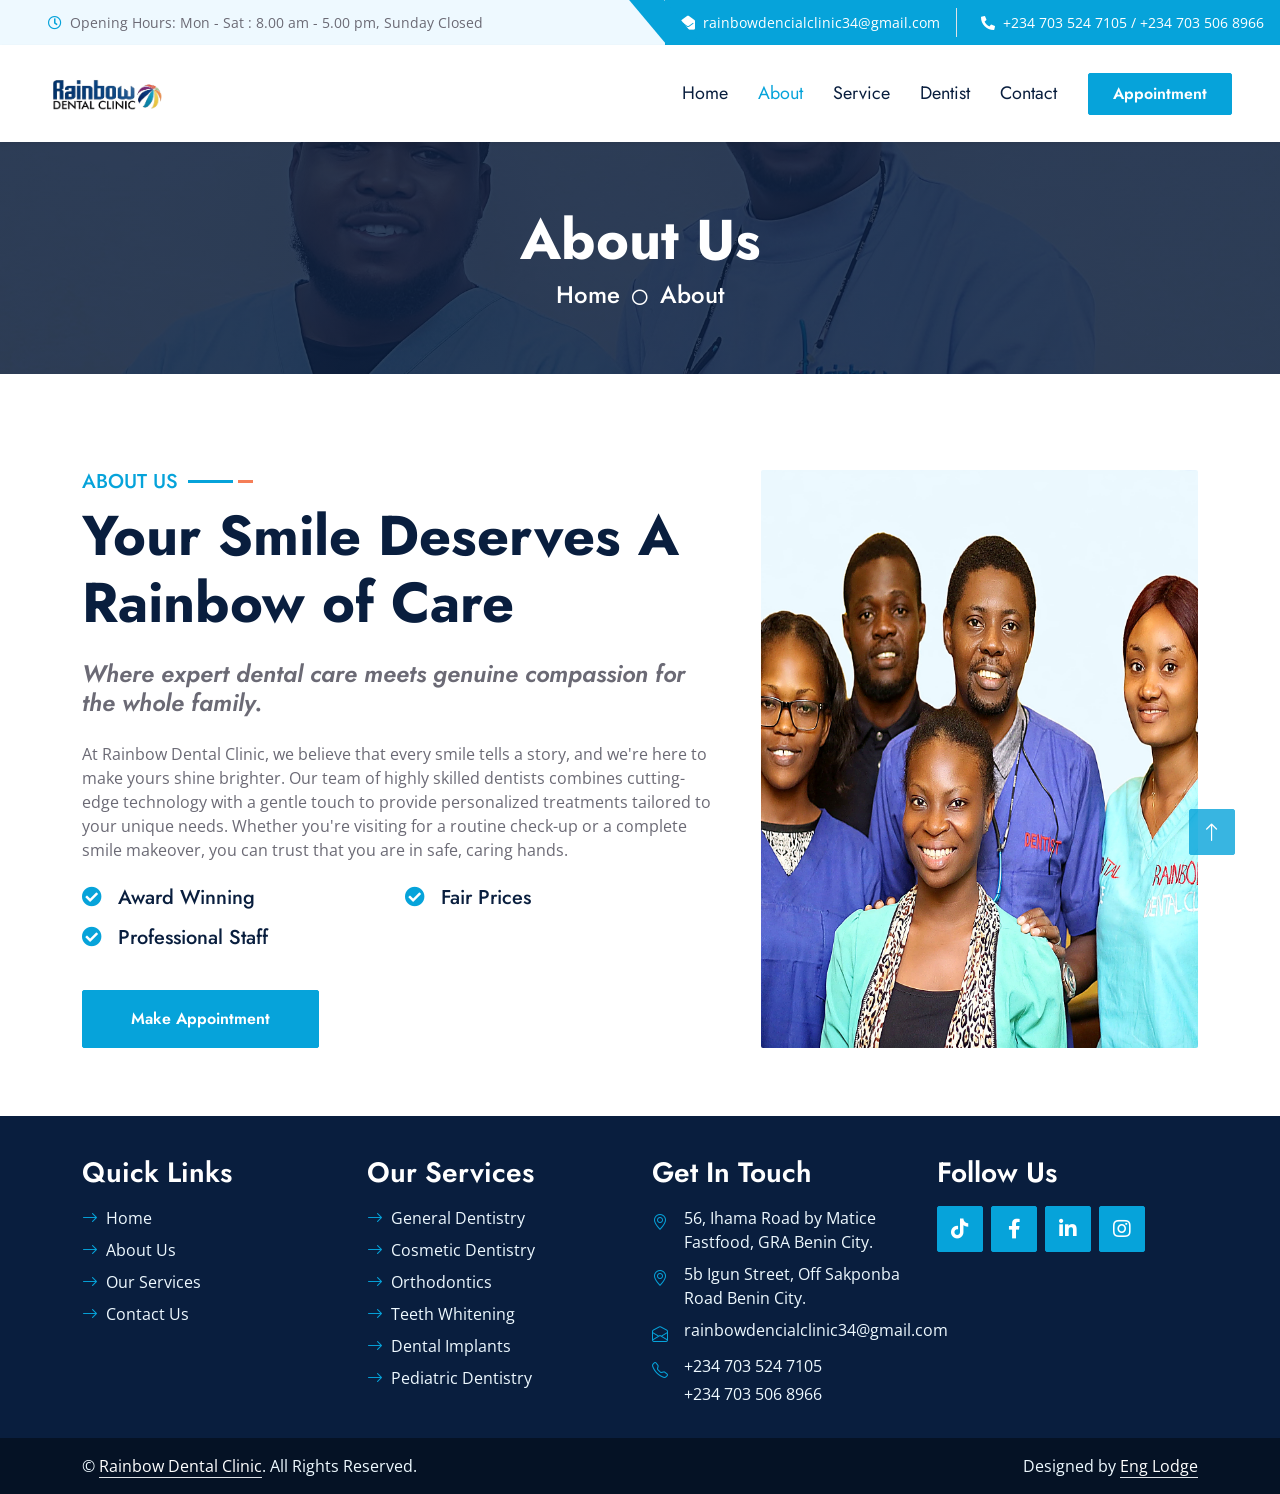
<file: about.html>
<!DOCTYPE html>
<html lang="en">

<head>
    <meta charset="utf-8">
    <title>Rainbow Dental Clinic</title>
    <meta content="width=device-width, initial-scale=1.0, maximum-scale=5.0" name="viewport">
    <meta content="Dental Clinic, Dentist, Benin City, Rainbow Dental Clinic" name="keywords">
    <meta content="Professional and compassionate dental care in Benin City. Book your appointment today." name="description">

    <!-- Favicon -->
    <link href="img/favicon.png" rel="icon" type="image/png">

    <!-- Google Web Fonts -->
    <link rel="preconnect" href="https://fonts.gstatic.com">
    <link href="https://fonts.googleapis.com/css2?family=Jost:wght@500;600;700&family=Open+Sans:wght@400;600&display=swap" rel="stylesheet"> 

    <!-- Icon Font Stylesheet -->
    <link href="https://cdnjs.cloudflare.com/ajax/libs/font-awesome/5.10.0/css/all.min.css" rel="stylesheet">
    <link href="https://cdn.jsdelivr.net/npm/bootstrap-icons@1.4.1/font/bootstrap-icons.css" rel="stylesheet">

    <!-- Libraries Stylesheet -->
    <link href="lib/animate/animate.min.css" rel="stylesheet">

    <!-- Customized Bootstrap Stylesheet -->
    <link href="css/bootstrap.min.css" rel="stylesheet">

    <!-- Template Stylesheet -->
    <link href="css/style.css" rel="stylesheet">

</head>

<body>
    <!-- Spinner Start -->
    <div id="spinner" class="show bg-white position-fixed translate-middle w-100 vh-100 top-50 start-50 d-flex align-items-center justify-content-center">
        <div class="spinner-grow text-primary m-1" role="status">
            <span class="sr-only">Loading...</span>
        </div>
        <div class="spinner-grow text-dark m-1" role="status">
            <span class="sr-only">Loading...</span>
        </div>
        <div class="spinner-grow text-secondary m-1" role="status">
            <span class="sr-only">Loading...</span>
        </div>
    </div>
    <!-- Spinner End -->

        <!-- Topbar Start (Hidden on mobile by default, which is best practice) -->
    <div class="container-fluid bg-light ps-3 ps-lg-5 pe-0 d-none d-lg-block">
        <div class="row gx-0 align-items-center">
            <!-- Opening Hours -->
            <div class="col-lg-6 text-center text-lg-start mb-2 mb-lg-0">
                <div class="d-inline-flex align-items-center">
                    <small class="py-2">
                        <i class="far fa-clock text-primary me-2"></i>Opening Hours: Mon - Sat : 8.00 am - 5.00 pm, Sunday Closed
                    </small>
                </div>
            </div>
            
            <!-- Email & Phone -->
            <div class="col-lg-6 text-center text-lg-end">
                <div class="position-relative d-inline-flex flex-wrap align-items-center justify-content-center justify-content-lg-end bg-primary text-white top-shape px-3 py-2">
                    <div class="me-3 pe-3 border-end border-white-50 py-1">
                        <!-- text-break ensures the long email wraps cleanly without overflowing -->
                        <p class="m-0 small text-break">
                            <i class="fa fa-envelope-open me-2"></i>rainbowdencialclinic34@gmail.com
                        </p>
                    </div>
                    <div class="py-1 ps-2">
                        <!-- text-nowrap keeps the phone numbers on a single, clean line -->
                        <p class="m-0 small text-nowrap">
                            <i class="fa fa-phone-alt me-2"></i>+234 703 524 7105 / +234 703 506 8966
                        </p>
                    </div>
                </div>
            </div>
        </div>
    </div>
    <!-- Topbar End -->

    <!-- Navbar Start -->
    <nav class="navbar navbar-expand-lg bg-white navbar-light shadow-sm px-3 px-lg-5 py-3 py-lg-0">
        <a href="index.html" class="navbar-brand p-0 d-flex align-items-center">
            <img src="img/logo.png.png" alt="Rainbow Logo" style="height: 75px; width: auto; margin-right: 12px;">
            <!-- <h1 class="m-0 text-primary" style="font-size: 1.25rem;">Rainbow Dental Clinic</h1> -->
        </a>
        <button class="navbar-toggler" type="button" data-bs-toggle="collapse" data-bs-target="#navbarCollapse">
            <span class="navbar-toggler-icon"></span>
        </button>
        <div class="collapse navbar-collapse" id="navbarCollapse">
            <div class="navbar-nav ms-auto py-0">
                <a href="index.html" class="nav-item nav-link ">Home</a>
                <a href="about.html" class="nav-item nav-link active">About</a>
                <a href="service.html" class="nav-item nav-link">Service</a>
                <a href="team.html" class="nav-item nav-link">Dentist</a>
                <a href="contact.html" class="nav-item nav-link">Contact</a>
            </div>
            <a href="appointment.html" class="btn btn-primary py-2 px-4 ms-lg-3 mt-3 mt-lg-0">Appointment</a>
        </div>
    </nav>
    <!-- Navbar End -->

    <!-- Hero Start -->
    <!-- Changed py-5 to py-4 py-lg-5 for better mobile spacing -->
    <div class="container-fluid bg-primary py-4 py-lg-5 hero-header mb-5">
        <div class="row py-3">
            <div class="col-12 text-center">
                <h1 class="display-4 display-md-3 text-white animated zoomIn hero-display-text">About Us</h1>
                <a href="index.html" class="h4 text-white">Home</a>
                <i class="far fa-circle text-white px-2"></i>
                <a href="#" class="h4 text-white">About</a>
            </div>
        </div>
    </div>
    <!-- Hero End -->

    <!-- About Start (Original Layout Preserved) -->
    <div class="container-fluid py-5 wow fadeInUp" data-wow-delay="0.1s">
        <div class="container">
            <div class="row g-5">
                <div class="col-lg-7">
                    <div class="section-title mb-4">
                        <h5 class="position-relative d-inline-block text-primary text-uppercase">About Us</h5>
                        <h1 class="display-4 mb-0">Your Smile Deserves A Rainbow of Care</h1>
                    </div>
                    
                    <!-- Updated short description -->
                    <h4 class="text-body fst-italic mb-4">Where expert dental care meets genuine compassion for the whole family.</h4>
                    
                    <!-- Updated main description -->
                    <p class="mb-4">At Rainbow Dental Clinic, we believe that every smile tells a story, and we're here to make yours shine brighter. Our team of highly skilled dentists combines cutting-edge technology with a gentle touch to provide personalized treatments tailored to your unique needs. Whether you're visiting for a routine check-up or a complete smile makeover, you can trust that you are in safe, caring hands.</p>
                    
                    <div class="row g-3">
                        <div class="col-sm-6 wow zoomIn" data-wow-delay="0.3s">
                            <h5 class="mb-3"><i class="fa fa-check-circle text-primary me-3"></i>Award Winning</h5>
                            <h5 class="mb-3"><i class="fa fa-check-circle text-primary me-3"></i>Professional Staff</h5>
                        </div>
                        <div class="col-sm-6 wow zoomIn" data-wow-delay="0.6s">
                            <h5 class="mb-3"><i class="fa fa-check-circle text-primary me-3"></i>Fair Prices</h5>
                        </div>
                    </div>
                    <a href="appointment.html" class="btn btn-primary py-3 px-5 mt-4 wow zoomIn" data-wow-delay="0.6s">Make Appointment</a>
                </div>
                
                <!-- Added about-img-col class for mobile height adjustment -->
                <div class="col-lg-5 about-img-col" style="min-height: 500px;">
                    <div class="position-relative h-100">
                        <img class="position-absolute w-100 h-100 rounded wow zoomIn" data-wow-delay="0.9s" src="img/about_13.jpg" style="object-fit: cover;">
                    </div>
                </div>
            </div>
        </div>
    </div>
    <!-- About End -->

    <!-- Footer Start -->
    <div class="container-fluid bg-dark text-light py-4 wow fadeInUp" data-wow-delay="0.3s" style="margin-top: 20px;">
        <div class="container pt-3">
            <div class="row g-4">
                
                <!-- 1. Quick Links -->
                <div class="col-lg-3 col-md-6">
                    <h3 class="text-white mb-3">Quick Links</h3>
                    <div class="d-flex flex-column justify-content-start">
                        <a class="text-light mb-2" href="index.html"><i class="bi bi-arrow-right text-primary me-2"></i>Home</a>
                        <a class="text-light mb-2" href="about.html"><i class="bi bi-arrow-right text-primary me-2"></i>About Us</a>
                        <a class="text-light mb-2" href="service.html"><i class="bi bi-arrow-right text-primary me-2"></i>Our Services</a>
                        <a class="text-light" href="contact.html"><i class="bi bi-arrow-right text-primary me-2"></i>Contact Us</a>
                    </div>
                </div>

                <!-- 2. Popular Links -->
                <div class="col-lg-3 col-md-6">
                    <h3 class="text-white mb-3">Our Services</h3>
                    <div class="d-flex flex-column justify-content-start">
                        <a class="text-light mb-2" href="#"><i class="bi bi-arrow-right text-primary me-2"></i>General Dentistry</a>
                        <a class="text-light mb-2" href="#"><i class="bi bi-arrow-right text-primary me-2"></i>Cosmetic Dentistry</a>
                        <a class="text-light mb-2" href="#"><i class="bi bi-arrow-right text-primary me-2"></i>Orthodontics</a>
                        <a class="text-light mb-2" href="#"><i class="bi bi-arrow-right text-primary me-2"></i>Teeth Whitening</a>
                        <a class="text-light mb-2" href="#"><i class="bi bi-arrow-right text-primary me-2"></i>Dental Implants</a>
                        <a class="text-light" href="#"><i class="bi bi-arrow-right text-primary me-2"></i>Pediatric Dentistry</a>
                    </div>
                </div>

                <!-- 3. Get In Touch -->
                <div class="col-lg-3 col-md-6">
                    <h3 class="text-white mb-3">Get In Touch</h3>
                    <div class="d-flex flex-column">
                        <div class="d-flex align-items-start mb-2">
                            <i class="bi bi-geo-alt text-primary me-3 mt-1"></i>
                            <p class="text-light mb-0">56, Ihama Road by Matice Fastfood, GRA Benin City.</p>
                        </div>
                        <div class="d-flex align-items-start mb-2">
                            <i class="bi bi-geo-alt text-primary me-3 mt-1"></i>
                            <p class="text-light mb-0">5b Igun Street, Off Sakponba Road Benin City.</p>
                        </div>
                        <div class="d-flex align-items-start mb-2">
                            <i class="bi bi-envelope-open text-primary me-3 mt-1"></i>
                            <p class="text-light mb-0">rainbowdencialclinic34@gmail.com</p>
                        </div>
                        <div class="d-flex align-items-start mb-2">
                            <i class="bi bi-telephone text-primary me-3 mt-1"></i>
                            <div>
                                <p class="text-light mb-1">+234 703 524 7105</p>
                                <p class="text-light mb-0">+234 703 506 8966</p>
                            </div>
                        </div>
                    </div>
                </div>

                <!-- 4. Follow Us -->
                <div class="col-lg-3 col-md-6">
                    <h3 class="text-white mb-3">Follow Us</h3>
                    <div class="d-flex">
                        <a class="btn btn-lg btn-primary btn-lg-square rounded me-2" href="https://www.tiktok.com/@rainbowdentalclinic"><i class="fab fa-tiktok fw-normal"></i></a>
                        <a class="btn btn-lg btn-primary btn-lg-square rounded me-2" href="https://www.facebook.com/rainbowdentalclinic34/"><i class="fab fa-facebook-f fw-normal"></i></a>
                        <a class="btn btn-lg btn-primary btn-lg-square rounded me-2" href="#"><i class="fab fa-linkedin-in fw-normal"></i></a>
                        <a class="btn btn-lg btn-primary btn-lg-square rounded" href="https://www.instagram.com/rainbowdentalclinic/"><i class="fab fa-instagram fw-normal"></i></a>
                    </div>
                </div>

            </div>
        </div>
    </div>

    <!-- Copyright Section -->
    <div class="container-fluid text-light py-3" style="background: #051225;">
        <div class="container">
            <div class="row g-0">
                <div class="col-md-6 text-center text-md-start">
                    <p class="mb-md-0">&copy; <a class="text-white border-bottom" href="#">Rainbow Dental Clinic</a>. All Rights Reserved.</p>
                </div>
                <div class="col-md-6 text-center text-md-end">
                    <p class="mb-0">Designed by <a class="text-white border-bottom" href="https://htmlcodex.com">Eng Lodge</a></p>
                </div>
            </div>
        </div>
    </div>
    <!-- Footer End -->

    <!-- Back to Top -->
    <a href="#" class="btn btn-lg btn-primary btn-lg-square rounded back-to-top"><i class="bi bi-arrow-up"></i></a>

    <!-- JavaScript Libraries -->
    <script src="https://code.jquery.com/jquery-3.4.1.min.js"></script>
    <script src="https://cdn.jsdelivr.net/npm/bootstrap@5.0.0/dist/js/bootstrap.bundle.min.js"></script>
    <script src="lib/wow/wow.min.js"></script>
    <script src="lib/easing/easing.min.js"></script>
    <script src="lib/waypoints/waypoints.min.js"></script>

    <!-- Template Javascript -->
    <script src="js/main.js"></script>
</body>
</html>
</file>
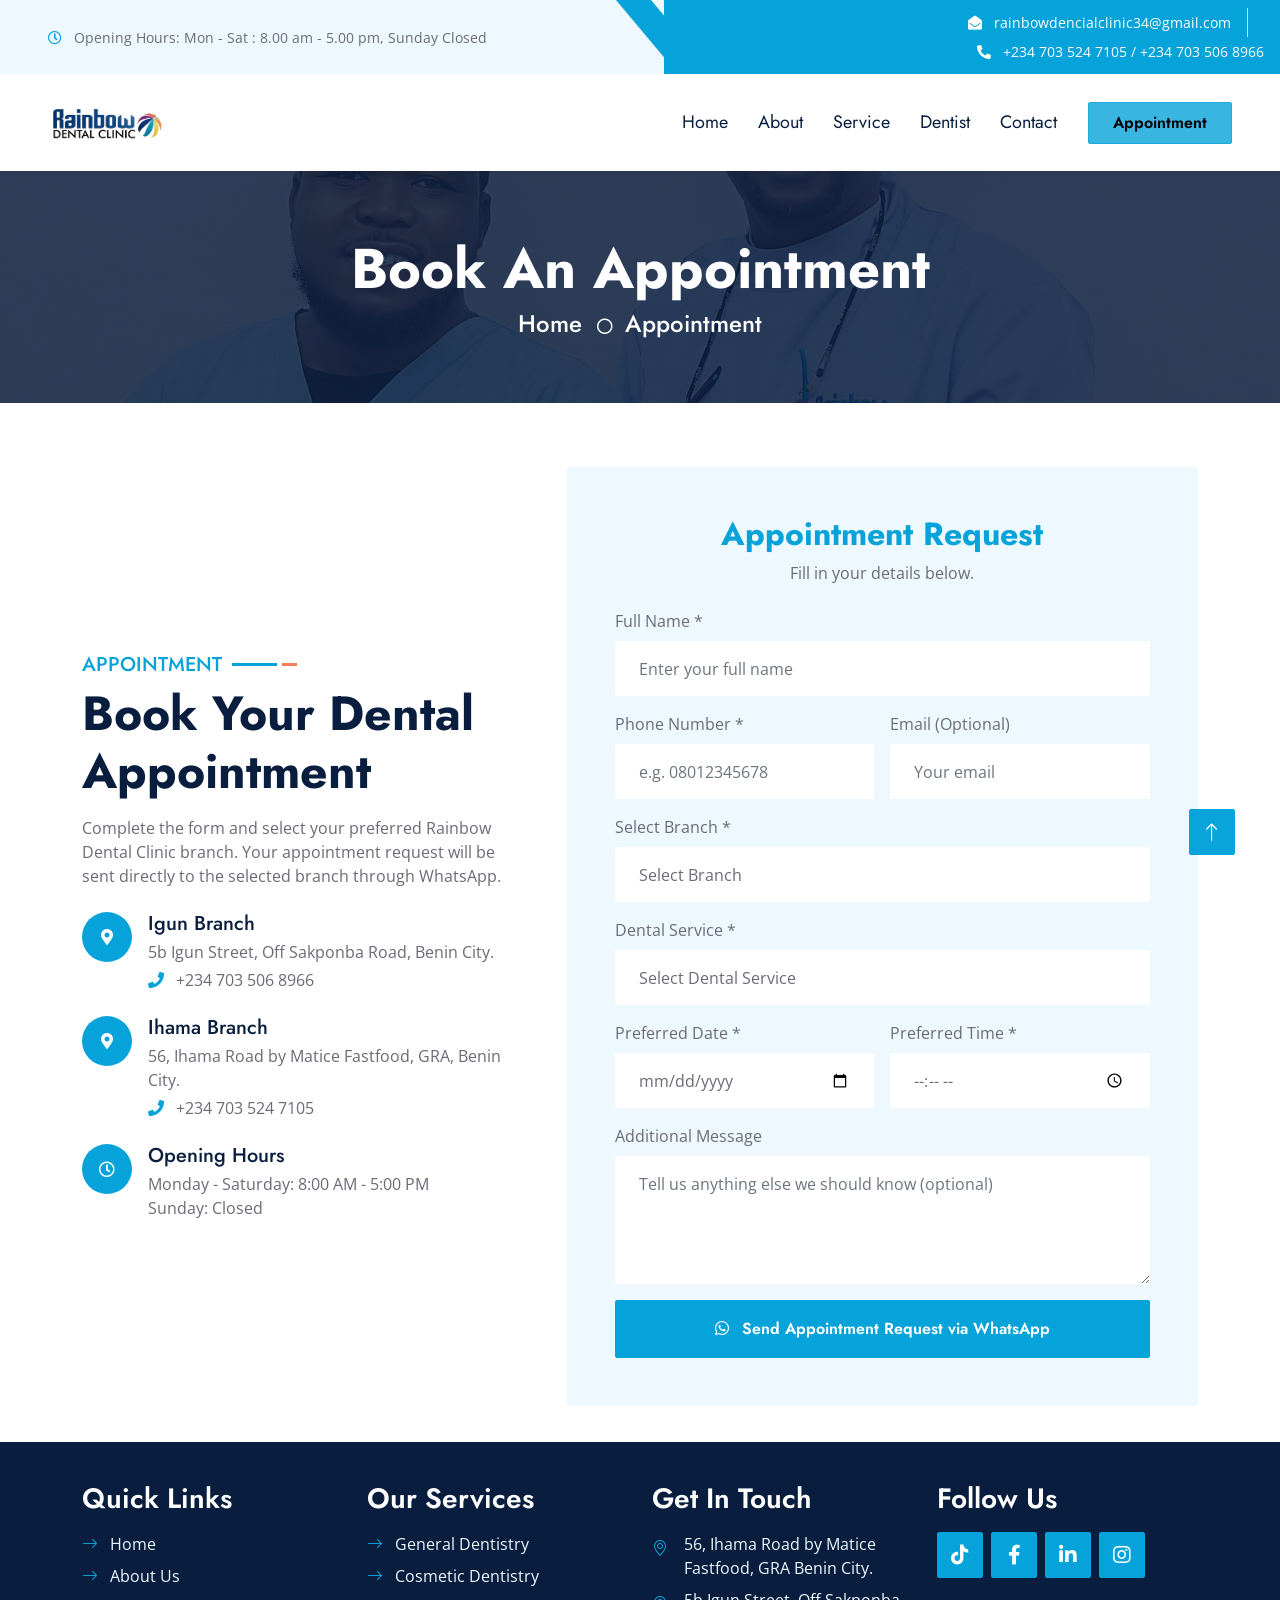
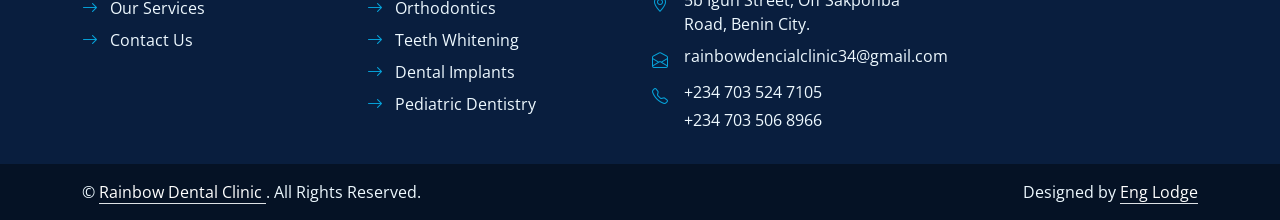
<file: appointment.html>
<!DOCTYPE html>
<html lang="en">

<head>

    <meta charset="utf-8">

    <title>Book Appointment | Rainbow Dental Clinic</title>

    <meta content="width=device-width, initial-scale=1.0, maximum-scale=5.0" name="viewport">

    <meta content="Dental Appointment, Dentist, Rainbow Dental Clinic, Benin City"
          name="keywords">

    <meta content="Book an appointment with Rainbow Dental Clinic in Benin City."
          name="description">


    <!-- Favicon -->
    <link href="img/favicon.png" rel="icon" type="image/png">


    <!-- Google Web Fonts -->
    <link rel="preconnect" href="https://fonts.gstatic.com">

    <link href="https://fonts.googleapis.com/css2?family=Jost:wght@500;600;700&family=Open+Sans:wght@400;600&display=swap"
          rel="stylesheet">


    <!-- Font Awesome -->
    <link href="https://cdnjs.cloudflare.com/ajax/libs/font-awesome/5.10.0/css/all.min.css"
          rel="stylesheet">


    <!-- Bootstrap Icons -->
    <link href="https://cdn.jsdelivr.net/npm/bootstrap-icons@1.4.1/font/bootstrap-icons.css"
          rel="stylesheet">


    <!-- Libraries -->
    <link href="lib/animate/animate.min.css" rel="stylesheet">


    <!-- Bootstrap -->
    <link href="css/bootstrap.min.css" rel="stylesheet">


    <!-- Main Stylesheet -->
    <link href="css/style.css" rel="stylesheet">

</head>


<body>


<!-- ========================================================= -->
<!-- Spinner Start -->
<!-- ========================================================= -->

<div id="spinner"
     class="show bg-white position-fixed translate-middle w-100 vh-100 top-50 start-50 d-flex align-items-center justify-content-center">

    <div class="spinner-grow text-primary m-1" role="status">
        <span class="sr-only">Loading...</span>
    </div>

    <div class="spinner-grow text-dark m-1" role="status">
        <span class="sr-only">Loading...</span>
    </div>

    <div class="spinner-grow text-secondary m-1" role="status">
        <span class="sr-only">Loading...</span>
    </div>

</div>

<!-- Spinner End -->


<!-- ========================================================= -->
<!-- Topbar Start -->
<!-- ========================================================= -->

<div class="container-fluid bg-light ps-3 ps-lg-5 pe-0 d-none d-lg-block">

    <div class="row gx-0 align-items-center">

        <!-- Opening Hours -->
        <div class="col-lg-6 text-center text-lg-start mb-2 mb-lg-0">

            <div class="d-inline-flex align-items-center">

                <small class="py-2">

                    <i class="far fa-clock text-primary me-2"></i>

                    Opening Hours:
                    Mon - Sat : 8.00 am - 5.00 pm,
                    Sunday Closed

                </small>

            </div>

        </div>


        <!-- Email & Phone -->
        <div class="col-lg-6 text-center text-lg-end">

            <div class="position-relative d-inline-flex flex-wrap align-items-center justify-content-center justify-content-lg-end bg-primary text-white top-shape px-3 py-2">

                <div class="me-3 pe-3 border-end border-white-50 py-1">

                    <p class="m-0 small text-break">

                        <i class="fa fa-envelope-open me-2"></i>

                        rainbowdencialclinic34@gmail.com

                    </p>

                </div>


                <div class="py-1 ps-2">

                    <p class="m-0 small text-nowrap">

                        <i class="fa fa-phone-alt me-2"></i>

                        +234 703 524 7105 /
                        +234 703 506 8966

                    </p>

                </div>

            </div>

        </div>

    </div>

</div>

<!-- Topbar End -->


<!-- ========================================================= -->
<!-- Navbar Start -->
<!-- ========================================================= -->

<nav class="navbar navbar-expand-lg bg-white navbar-light shadow-sm px-3 px-lg-5 py-3 py-lg-0">

    <a href="index.html"
       class="navbar-brand p-0 d-flex align-items-center">

        <img src="img/logo.png.png"
             alt="Rainbow Dental Clinic Logo"
             style="height:75px; width:auto; margin-right:12px;">

    </a>


    <button class="navbar-toggler"
            type="button"
            data-bs-toggle="collapse"
            data-bs-target="#navbarCollapse">

        <span class="navbar-toggler-icon"></span>

    </button>


    <div class="collapse navbar-collapse" id="navbarCollapse">

        <div class="navbar-nav ms-auto py-0">

            <a href="index.html"
               class="nav-item nav-link">
                Home
            </a>

            <a href="about.html"
               class="nav-item nav-link">
                About
            </a>

            <a href="service.html"
               class="nav-item nav-link">
                Service
            </a>

            <a href="team.html"
               class="nav-item nav-link">
                Dentist
            </a>

            <a href="contact.html"
               class="nav-item nav-link">
                Contact
            </a>

        </div>


        <a href="appointment.html"
           class="btn btn-primary py-2 px-4 ms-lg-3 mt-3 mt-lg-0 active">

            Appointment

        </a>

    </div>

</nav>

<!-- Navbar End -->


<!-- ========================================================= -->
<!-- Hero Start -->
<!-- ========================================================= -->

<div class="container-fluid bg-primary py-4 py-lg-5 hero-header mb-5">

    <div class="row py-3">

        <div class="col-12 text-center">

            <h1 class="display-4 text-white animated zoomIn">

                Book An Appointment

            </h1>


            <a href="index.html"
               class="h4 text-white">

                Home

            </a>


            <i class="far fa-circle text-white px-2"></i>


            <span class="h4 text-white">

                Appointment

            </span>

        </div>

    </div>

</div>

<!-- Hero End -->


<!-- ========================================================= -->
<!-- Appointment Section -->
<!-- ========================================================= -->
<div class="container-fluid py-3">


    <div class="container">

        <div class="row g-5 align-items-center">


            <!-- Left Information -->
            <div class="col-lg-5 wow fadeInUp " data-wow-delay="0.1s">

                <div class="section-title mb-4">

                    <h5 class="position-relative d-inline-block text-primary text-uppercase">
                        Appointment
                    </h5>

                    <h1 class="display-5 mb-3">
                        Book Your Dental Appointment
                    </h1>

                    <p class="mb-4">

                        Complete the form and select your preferred
                        Rainbow Dental Clinic branch. Your appointment
                        request will be sent directly to the selected
                        branch through WhatsApp.

                    </p>

                </div>


                <!-- Igun Branch -->
                <div class="d-flex align-items-start mb-4">

                    <div class="bg-primary rounded-circle d-flex align-items-center justify-content-center"
                         style="width:50px; height:50px; min-width:50px;">

                        <i class="fa fa-map-marker-alt text-white"></i>

                    </div>

                    <div class="ps-3">

                        <h5 class="mb-1">
                            Igun Branch
                        </h5>

                        <p class="mb-1">
                            5b Igun Street, Off Sakponba Road,
                            Benin City.
                        </p>

                        <p class="mb-0">

                            <i class="fa fa-phone text-primary me-2"></i>

                            +234 703 506 8966

                        </p>

                    </div>

                </div>


                <!-- Ihama Branch -->
                <div class="d-flex align-items-start mb-4">

                    <div class="bg-primary rounded-circle d-flex align-items-center justify-content-center"
                         style="width:50px; height:50px; min-width:50px;">

                        <i class="fa fa-map-marker-alt text-white"></i>

                    </div>

                    <div class="ps-3">

                        <h5 class="mb-1">
                            Ihama Branch
                        </h5>

                        <p class="mb-1">
                            56, Ihama Road by Matice Fastfood,
                            GRA, Benin City.
                        </p>

                        <p class="mb-0">

                            <i class="fa fa-phone text-primary me-2"></i>

                            +234 703 524 7105

                        </p>

                    </div>

                </div>


                <!-- Opening Hours -->
                <div class="d-flex align-items-start">

                    <div class="bg-primary rounded-circle d-flex align-items-center justify-content-center"
                         style="width:50px; height:50px; min-width:50px;">

                        <i class="far fa-clock text-white"></i>

                    </div>

                    <div class="ps-3">

                        <h5 class="mb-1">
                            Opening Hours
                        </h5>

                        <p class="mb-0">
                            Monday - Saturday:
                            8:00 AM - 5:00 PM
                        </p>

                        <p class="mb-0">
                            Sunday: Closed
                        </p>

                    </div>

                </div>

            </div>


            <!-- ================================================= -->
            <!-- WhatsApp Appointment Form -->
            <!-- ================================================= -->

            <div class="col-lg-7 wow fadeInUp"
                 data-wow-delay="0.3s">

                <div class="bg-light rounded p-4 p-md-5">

                    <div class="text-center mb-4">

                        <h2 class="text-primary">
                            Appointment Request
                        </h2>

                        <p class="mb-0">
                            Fill in your details below.
                        </p>

                    </div>


                    <form onsubmit="sendToWhatsApp(event)">

                        <div class="row g-3">


                            <!-- Patient Name -->
                            <div class="col-12">

                                <label class="form-label">
                                    Full Name *
                                </label>

                                <input type="text"
                                       id="wa-name"
                                       class="form-control border-0 bg-white px-4"
                                       placeholder="Enter your full name"
                                       style="height:55px;"
                                       required>

                            </div>


                            <!-- Phone Number -->
                            <div class="col-md-6">

                                <label class="form-label">
                                    Phone Number *
                                </label>

                                <input type="tel"
                                       id="wa-phone"
                                       class="form-control border-0 bg-white px-4"
                                       placeholder="e.g. 08012345678"
                                       style="height:55px;"
                                       required>

                            </div>


                            <!-- Email -->
                            <div class="col-md-6">

                                <label class="form-label">
                                    Email (Optional)
                                </label>

                                <input type="email"
                                       id="wa-email"
                                       class="form-control border-0 bg-white px-4"
                                       placeholder="Your email"
                                       style="height:55px;">

                            </div>


                            <!-- Branch -->
                            <div class="col-12">

                                <label class="form-label">
                                    Select Branch *
                                </label>

                                <select id="wa-number"
                                        class="form-control border-0 bg-white px-4"
                                        style="height:55px;"
                                        required>

                                    <option value="">
                                        Select Branch
                                    </option>

                                    <option value="2347035068966">
                                        Igun Branch - 07035068966
                                    </option>

                                    <option value="2347035247105">
                                        Ihama Branch - 07035247105
                                    </option>

                                </select>

                            </div>


                            <!-- Dental Service -->
                            <div class="col-12">

                                <label class="form-label">
                                    Dental Service *
                                </label>

                                <select id="wa-service"
                                        class="form-control border-0 bg-white px-4"
                                        style="height:55px;"
                                        required>

                                    <option value="">
                                        Select Dental Service
                                    </option>

                                    <option value="Dental Check-up">
                                        Dental Check-up
                                    </option>

                                    <option value="Teeth Cleaning">
                                        Teeth Cleaning
                                    </option>

                                    <option value="Teeth Whitening">
                                        Teeth Whitening
                                    </option>

                                    <option value="Dental Implant">
                                        Dental Implant
                                    </option>

                                    <option value="Dental Braces / Orthodontics">
                                        Dental Braces / Orthodontics
                                    </option>

                                    <option value="Tooth Extraction">
                                        Tooth Extraction
                                    </option>

                                    <option value="Dental Bridges">
                                        Dental Bridges
                                    </option>

                                    <option value="Pediatric Dentistry">
                                        Pediatric Dentistry
                                    </option>

                                    <option value="Emergency Dental Care">
                                        Emergency Dental Care
                                    </option>

                                    <option value="Teeth Replacement">
                                        Teeth Replacement
                                    </option>

                                    <option value="Dental Crowns">
                                        Dental Crowns
                                    </option>

                                    <option value="Fashion Braces">
                                        Fashion Braces
                                    </option>

                                    <option value="Invisalign">
                                        Invisalign
                                    </option>

                                    <option value="Teeth Gems">
                                        Teeth Gems
                                    </option>

                                    <option value="Jaw Lock for Weight Loss">
                                        Jaw Lock for Weight Loss
                                    </option>

                                    <option value="Other">
                                        Other
                                    </option>

                                </select>

                            </div>


                            <!-- Date -->
                            <div class="col-md-6">

                                <label class="form-label">
                                    Preferred Date *
                                </label>

                                <input type="date"
                                       id="wa-date"
                                       class="form-control border-0 bg-white px-4"
                                       style="height:55px;"
                                       required>

                            </div>


                            <!-- Time -->
                            <div class="col-md-6">

                                <label class="form-label">
                                    Preferred Time *
                                </label>

                                <input type="time"
                                       id="wa-time"
                                       class="form-control border-0 bg-white px-4"
                                       style="height:55px;"
                                       required>

                            </div>


                            <!-- Message -->
                            <div class="col-12">

                                <label class="form-label">
                                    Additional Message
                                </label>

                                <textarea id="wa-message"
                                          class="form-control border-0 bg-white px-4 py-3"
                                          rows="4"
                                          placeholder="Tell us anything else we should know (optional)"></textarea>

                            </div>


                            <!-- Submit -->
                            <div class="col-12">

                                <button type="submit"
                                        class="btn btn-primary w-100 py-3">

                                    <i class="fab fa-whatsapp me-2"></i>

                                    Send Appointment Request via WhatsApp

                                </button>

                            </div>


                        </div>

                    </form>

                </div>

            </div>

        </div>

    </div>

</div>

<!-- Appointment Section End -->


<!-- ========================================================= -->
<!-- Footer Start -->
<!-- ========================================================= -->

<div class="container-fluid bg-dark text-light py-4 wow fadeInUp"
     data-wow-delay="0.3s"
     style="margin-top:20px;">

    <div class="container pt-3">

        <div class="row g-4">


            <!-- Quick Links -->
            <div class="col-lg-3 col-md-6">

                <h3 class="text-white mb-3">
                    Quick Links
                </h3>

                <div class="d-flex flex-column justify-content-start">

                    <a class="text-light mb-2"
                       href="index.html">

                        <i class="bi bi-arrow-right text-primary me-2"></i>
                        Home

                    </a>

                    <a class="text-light mb-2"
                       href="about.html">

                        <i class="bi bi-arrow-right text-primary me-2"></i>
                        About Us

                    </a>

                    <a class="text-light mb-2"
                       href="service.html">

                        <i class="bi bi-arrow-right text-primary me-2"></i>
                        Our Services

                    </a>

                    <a class="text-light"
                       href="contact.html">

                        <i class="bi bi-arrow-right text-primary me-2"></i>
                        Contact Us

                    </a>

                </div>

            </div>


            <!-- Popular Links -->
            <div class="col-lg-3 col-md-6">

                <h3 class="text-white mb-3">
                    Our Services
                </h3>

                <div class="d-flex flex-column justify-content-start">

                    <a class="text-light mb-2"
                       href="#">

                        <i class="bi bi-arrow-right text-primary me-2"></i>
                        General Dentistry

                    </a>

                    <a class="text-light mb-2"
                       href="#">

                        <i class="bi bi-arrow-right text-primary me-2"></i>
                        Cosmetic Dentistry

                    </a>

                    <a class="text-light mb-2"
                       href="#">

                        <i class="bi bi-arrow-right text-primary me-2"></i>
                        Orthodontics

                    </a>

                    <a class="text-light mb-2"
                       href="#">

                        <i class="bi bi-arrow-right text-primary me-2"></i>
                        Teeth Whitening

                    </a>

                    <a class="text-light mb-2"
                       href="#">

                        <i class="bi bi-arrow-right text-primary me-2"></i>
                        Dental Implants

                    </a>

                    <a class="text-light"
                       href="#">

                        <i class="bi bi-arrow-right text-primary me-2"></i>
                        Pediatric Dentistry

                    </a>

                </div>

            </div>


            <!-- Get In Touch -->
            <div class="col-lg-3 col-md-6">

                <h3 class="text-white mb-3">
                    Get In Touch
                </h3>

                <div class="d-flex flex-column">


                    <div class="d-flex align-items-start mb-2">

                        <i class="bi bi-geo-alt text-primary me-3 mt-1"></i>

                        <p class="text-light mb-0">
                            56, Ihama Road by Matice Fastfood,
                            GRA Benin City.
                        </p>

                    </div>


                    <div class="d-flex align-items-start mb-2">

                        <i class="bi bi-geo-alt text-primary me-3 mt-1"></i>

                        <p class="text-light mb-0">
                            5b Igun Street,
                            Off Sakponba Road,
                            Benin City.
                        </p>

                    </div>


                    <div class="d-flex align-items-start mb-2">

                        <i class="bi bi-envelope-open text-primary me-3 mt-1"></i>

                        <p class="text-light mb-0">
                            rainbowdencialclinic34@gmail.com
                        </p>

                    </div>


                    <div class="d-flex align-items-start mb-2">

                        <i class="bi bi-telephone text-primary me-3 mt-1"></i>

                        <div>

                            <p class="text-light mb-1">
                                +234 703 524 7105
                            </p>

                            <p class="text-light mb-0">
                                +234 703 506 8966
                            </p>

                        </div>

                    </div>

                </div>

            </div>


            <!-- Follow Us -->
            <div class="col-lg-3 col-md-6">

                <h3 class="text-white mb-3">
                    Follow Us
                </h3>

                <div class="d-flex">

                    <a class="btn btn-lg btn-primary btn-lg-square rounded me-2"
                       href="https://www.tiktok.com/@rainbowdentalclinic"
                       target="_blank"
                       rel="noopener">

                        <i class="fab fa-tiktok fw-normal"></i>

                    </a>


                    <a class="btn btn-lg btn-primary btn-lg-square rounded me-2"
                       href="https://www.facebook.com/rainbowdentalclinic34/"
                       target="_blank"
                       rel="noopener">

                        <i class="fab fa-facebook-f fw-normal"></i>

                    </a>


                    <a class="btn btn-lg btn-primary btn-lg-square rounded me-2"
                       href="#">

                        <i class="fab fa-linkedin-in fw-normal"></i>

                    </a>


                    <a class="btn btn-lg btn-primary btn-lg-square rounded"
                       href="https://www.instagram.com/rainbowdentalclinic/"
                       target="_blank"
                       rel="noopener">

                        <i class="fab fa-instagram fw-normal"></i>

                    </a>

                </div>

            </div>

        </div>

    </div>

</div>

<!-- Footer End -->


<!-- ========================================================= -->
<!-- Copyright -->
<!-- ========================================================= -->

<div class="container-fluid text-light py-3"
     style="background:#051225;">

    <div class="container">

        <div class="row g-0">

            <div class="col-md-6 text-center text-md-start">

                <p class="mb-md-0">

                    &copy;

                    <a class="text-white border-bottom"
                       href="index.html">

                        Rainbow Dental Clinic

                    </a>.

                    All Rights Reserved.

                </p>

            </div>


            <div class="col-md-6 text-center text-md-end">

                <p class="mb-0">

                    Designed by

                    <a class="text-white border-bottom"
                       href="#">

                        Eng Lodge

                    </a>

                </p>

            </div>

        </div>

    </div>

</div>


<!-- ========================================================= -->
<!-- Back To Top -->
<!-- ========================================================= -->

<a href="#"
   class="btn btn-lg btn-primary btn-lg-square rounded back-to-top">

    <i class="bi bi-arrow-up"></i>

</a>


<!-- ========================================================= -->
<!-- JavaScript -->
<!-- ========================================================= -->

<script src="https://code.jquery.com/jquery-3.4.1.min.js"></script>

<script src="https://cdn.jsdelivr.net/npm/bootstrap@5.0.0/dist/js/bootstrap.bundle.min.js"></script>

<script src="lib/wow/wow.min.js"></script>

<script src="lib/easing/easing.min.js"></script>

<script src="lib/waypoints/waypoints.min.js"></script>

<script src="js/main.js"></script>


<!-- ========================================================= -->
<!-- WhatsApp Appointment Script -->
<!-- ========================================================= -->

<script>

function sendToWhatsApp(event) {

    event.preventDefault();


    // Get form information

    const name =
        document.getElementById("wa-name").value.trim();

    const phone =
        document.getElementById("wa-phone").value.trim();

    const email =
        document.getElementById("wa-email").value.trim();

    const number =
        document.getElementById("wa-number").value;

    const service =
        document.getElementById("wa-service").value;

    const date =
        document.getElementById("wa-date").value;

    const time =
        document.getElementById("wa-time").value;

    const message =
        document.getElementById("wa-message").value.trim();


    // Get selected branch

    const branchSelect =
        document.getElementById("wa-number");

    const branch =
        branchSelect.options[
            branchSelect.selectedIndex
        ].text;


    // Format date

    const appointmentDate =
        new Date(date + "T00:00:00");


    const formattedDate =
        appointmentDate.toLocaleDateString(
            "en-NG",
            {
                weekday: "long",
                year: "numeric",
                month: "long",
                day: "numeric"
            }
        );


    // Format time

    const timeParts = time.split(":");

    let hour = parseInt(timeParts[0]);

    const minutes = timeParts[1];

    const ampm = hour >= 12 ? "PM" : "AM";

    hour = hour % 12;

    if (hour === 0) {
        hour = 12;
    }


    const formattedTime =
        hour + ":" + minutes + " " + ampm;


    // Create WhatsApp message

    const whatsappMessage =

        "Hello Rainbow Dental Clinic,\n\n" +

        "I would like to book a dental appointment.\n\n" +

        "👤 *Patient Name:* " +
        name + "\n" +

        "📞 *Phone Number:* " +
        phone + "\n" +

        (email
            ? "📧 *Email:* " + email + "\n"
            : "") +

        "🏥 *Branch:* " +
        branch + "\n" +

        "🦷 *Dental Service:* " +
        service + "\n" +

        "📅 *Preferred Date:* " +
        formattedDate + "\n" +

        "⏰ *Preferred Time:* " +
        formattedTime + "\n\n" +

        "📝 *Additional Message:*\n" +

        (message
            ? message
            : "None") +

        "\n\nThank you.";


    // Encode WhatsApp message

    const encodedMessage =
        encodeURIComponent(whatsappMessage);


    // WhatsApp URL

    const whatsappURL =
        "https://wa.me/" +
        number +
        "?text=" +
        encodedMessage;


    // Open WhatsApp

    window.open(
        whatsappURL,
        "_blank"
    );

}

</script>


</body>

</html>
</file>
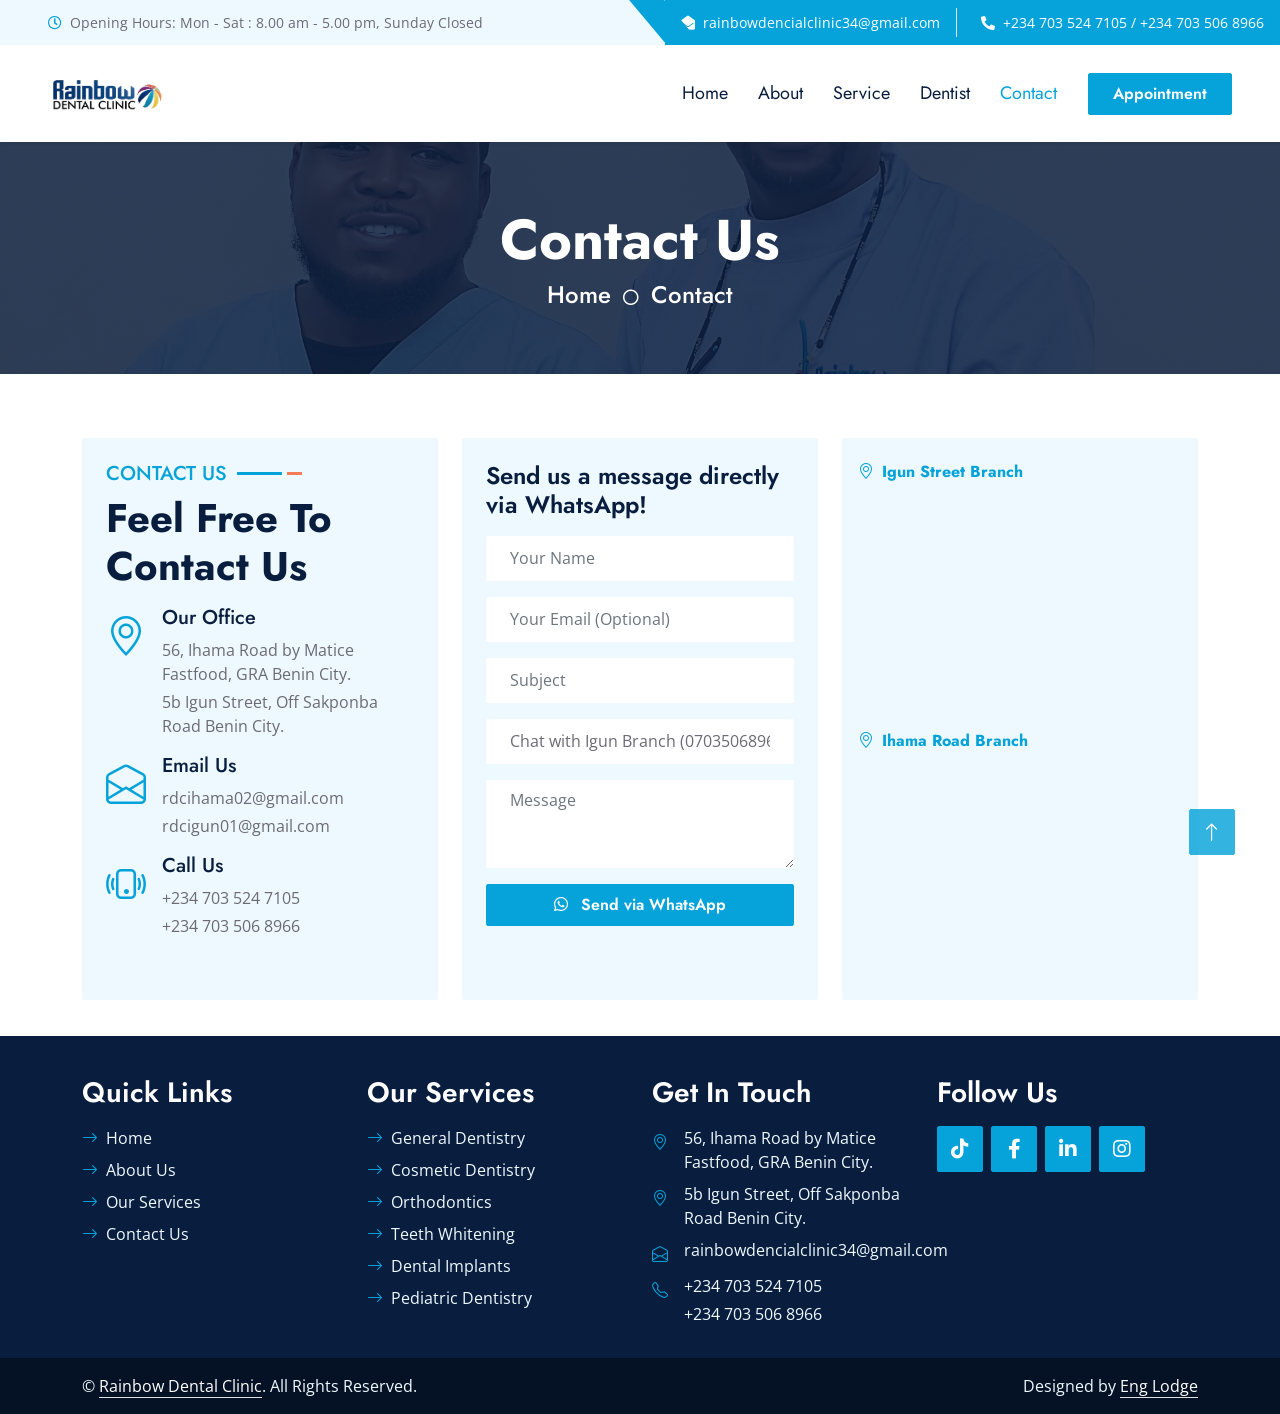
<file: contact.html>
<!DOCTYPE html>
<html lang="en">

<head>
    <meta charset="utf-8">
    <title>Rainbow Dental Clinic</title>
    <meta content="width=device-width, initial-scale=1.0, maximum-scale=5.0" name="viewport">
    <meta content="Dental Clinic, Dentist, Benin City, Rainbow Dental Clinic" name="keywords">
    <meta content="Professional and compassionate dental care in Benin City. Book your appointment today." name="description">

    <!-- Favicon -->
    <link href="img/favicon.png" rel="icon" type="image/png">

    <!-- Google Web Fonts -->
    <link rel="preconnect" href="https://fonts.gstatic.com">
    <link href="https://fonts.googleapis.com/css2?family=Jost:wght@500;600;700&family=Open+Sans:wght@400;600&display=swap" rel="stylesheet"> 

    <!-- Icon Font Stylesheet -->
    <link href="https://cdnjs.cloudflare.com/ajax/libs/font-awesome/5.10.0/css/all.min.css" rel="stylesheet">
    <link href="https://cdn.jsdelivr.net/npm/bootstrap-icons@1.4.1/font/bootstrap-icons.css" rel="stylesheet">

    <!-- Libraries Stylesheet -->
    <link href="lib/animate/animate.min.css" rel="stylesheet">

    <!-- Customized Bootstrap Stylesheet -->
    <link href="css/bootstrap.min.css" rel="stylesheet">

    <!-- Template Stylesheet -->
    <link href="css/style.css" rel="stylesheet">

</head>

<body>
    <!-- Spinner Start -->
    <div id="spinner" class="show bg-white position-fixed translate-middle w-100 vh-100 top-50 start-50 d-flex align-items-center justify-content-center">
        <div class="spinner-grow text-primary m-1" role="status">
            <span class="sr-only">Loading...</span>
        </div>
        <div class="spinner-grow text-dark m-1" role="status">
            <span class="sr-only">Loading...</span>
        </div>
        <div class="spinner-grow text-secondary m-1" role="status">
            <span class="sr-only">Loading...</span>
        </div>
    </div>
    <!-- Spinner End -->

        <!-- Topbar Start (Hidden on mobile by default, which is best practice) -->
    <div class="container-fluid bg-light ps-3 ps-lg-5 pe-0 d-none d-lg-block">
        <div class="row gx-0 align-items-center">
            <!-- Opening Hours -->
            <div class="col-lg-6 text-center text-lg-start mb-2 mb-lg-0">
                <div class="d-inline-flex align-items-center">
                    <small class="py-2">
                        <i class="far fa-clock text-primary me-2"></i>Opening Hours: Mon - Sat : 8.00 am - 5.00 pm, Sunday Closed
                    </small>
                </div>
            </div>
            
            <!-- Email & Phone -->
            <div class="col-lg-6 text-center text-lg-end">
                <div class="position-relative d-inline-flex flex-wrap align-items-center justify-content-center justify-content-lg-end bg-primary text-white top-shape px-3 py-2">
                    <div class="me-3 pe-3 border-end border-white-50 py-1">
                        <!-- text-break ensures the long email wraps cleanly without overflowing -->
                        <p class="m-0 small text-break">
                            <i class="fa fa-envelope-open me-2"></i>rainbowdencialclinic34@gmail.com
                        </p>
                    </div>
                    <div class="py-1 ps-2">
                        <!-- text-nowrap keeps the phone numbers on a single, clean line -->
                        <p class="m-0 small text-nowrap">
                            <i class="fa fa-phone-alt me-2"></i>+234 703 524 7105 / +234 703 506 8966
                        </p>
                    </div>
                </div>
            </div>
        </div>
    </div>
    <!-- Topbar End -->

    <!-- Navbar Start -->
    <nav class="navbar navbar-expand-lg bg-white navbar-light shadow-sm px-3 px-lg-5 py-3 py-lg-0">
        <a href="index.html" class="navbar-brand p-0 d-flex align-items-center">
            <img src="img/logo.png.png" alt="Rainbow Logo" style="height: 75px; width: auto; margin-right: 12px;">
            <!-- <h1 class="m-0 text-primary" style="font-size: 1.25rem;">Rainbow Dental Clinic</h1> -->
        </a>
        <button class="navbar-toggler" type="button" data-bs-toggle="collapse" data-bs-target="#navbarCollapse">
            <span class="navbar-toggler-icon"></span>
        </button>
        <div class="collapse navbar-collapse" id="navbarCollapse">
            <div class="navbar-nav ms-auto py-0">
                <a href="index.html" class="nav-item nav-link ">Home</a>
                <a href="about.html" class="nav-item nav-link">About</a>
                <a href="service.html" class="nav-item nav-link">Service</a>
                <a href="team.html" class="nav-item nav-link">Dentist</a>
                <a href="contact.html" class="nav-item nav-link active">Contact</a>
            </div>
            <a href="appointment.html" class="btn btn-primary py-2 px-4 ms-lg-3 mt-3 mt-lg-0">Appointment</a>
        </div>
    </nav>
    <!-- Navbar End -->

    <!-- Hero Start -->
    <!-- Changed py-5 to py-4 py-lg-5 for better mobile spacing -->
    <div class="container-fluid bg-primary py-4 py-lg-5 hero-header mb-5">
        <div class="row py-3">
            <div class="col-12 text-center">
                <h1 class="display-4 display-md-3 text-white animated zoomIn hero-display-text">Contact Us</h1>
                <a href="index.html" class="h4 text-white">Home</a>
                <i class="far fa-circle text-white px-2"></i>
                <a href="#" class="h4 text-white">Contact</a>
            </div>
        </div>
    </div>
    <!-- Hero End -->

    <!-- Contact Start -->
    <div class="container-fluid py-3">
        <div class="container">
            <div class="row g-4">
                
                <!-- 1. Contact Info Container -->
                <div class="col-xl-4 col-lg-4 wow slideInUp" data-wow-delay="0.1s">
                    <div class="bg-light rounded h-100 p-4">
                        <div class="section-title">
                            <h5 class="position-relative d-inline-block text-primary text-uppercase">Contact Us</h5>
                            <h1 class="display-6 mb-3">Feel Free To Contact Us</h1>
                        </div>
                        <div class="d-flex align-items-start mb-3">
                            <i class="bi bi-geo-alt fs-1 text-primary me-3"></i>
                            <div class="text-start">
                                <h5 class="mb-2">Our Office</h5>
                                <p class="mb-1">56, Ihama Road by Matice Fastfood, GRA Benin City.</p>
                                <p class="mb-0">5b Igun Street, Off Sakponba Road Benin City.</p>
                            </div>
                        </div>
                        <div class="d-flex align-items-start mb-3">
                            <i class="bi bi-envelope-open fs-1 text-primary me-3"></i>
                            <div class="text-start">
                                <h5 class="mb-2">Email Us</h5>
                                <p class="mb-1">rdcihama02@gmail.com</p>
                                <p class="mb-0">rdcigun01@gmail.com</p>
                            </div>
                        </div>
                        <div class="d-flex align-items-start">
                            <i class="bi bi-phone-vibrate fs-1 text-primary me-3"></i>
                            <div class="text-start">
                                <h5 class="mb-2">Call Us</h5>
                                <p class="mb-1">+234 703 524 7105</p>
                                <p class="mb-0">+234 703 506 8966</p>
                            </div>
                        </div>
                    </div>
                </div>

                <!-- 2. WhatsApp Form Container -->
                <div class="col-xl-4 col-lg-4 wow slideInUp" data-wow-delay="0.3s">
                    <div class="bg-light rounded h-100 p-4">
                        <h4 class="mb-3">Send us a message directly via WhatsApp!</h4>
                        <form onsubmit="sendToWhatsApp(event)">
                            <div class="row g-3">
                                <div class="col-12">
                                    <input type="text" id="wa-name" class="form-control border-0 bg-white px-4" placeholder="Your Name" style="height: 45px;" required>
                                </div>
                                <div class="col-12">
                                    <input type="email" id="wa-email" class="form-control border-0 bg-white px-4" placeholder="Your Email (Optional)" style="height: 45px;">
                                </div>
                                <div class="col-12">
                                    <input type="text" id="wa-subject" class="form-control border-0 bg-white px-4" placeholder="Subject" style="height: 45px;" required>
                                </div>
                                <div class="col-12">
                                    <select id="wa-number" class="form-control border-0 bg-white px-4" style="height: 45px;" required>
                                        <option value="2347035068966">Chat with Igun Branch (07035068966)</option>
                                        <option value="2347035247105">Chat with Ihama Branch (07035247105)</option>
                                </select>
                                </div>
                                <div class="col-12">
                                    <textarea id="wa-message" class="form-control border-0 bg-white px-4 py-2" rows="3" placeholder="Message" required></textarea>
                                </div>
                                <div class="col-12">
                                    <button class="btn btn-primary w-100 py-2" type="submit">
                                        <i class="fab fa-whatsapp me-2"></i> Send via WhatsApp
                                    </button>
                                </div>
                            </div>
                        </form>                       
                    </div>
                </div>

                <!-- 3. Google Maps Container (BOTH LOCATIONS!) -->
                <div class="col-xl-4 col-lg-4 wow slideInUp map-container-col" data-wow-delay="0.6s">
                    <div class="bg-light rounded h-100 p-3">
                        
                        <!-- MAP 1: Igun Street Location -->
                        <h6 class="text-primary mb-2 mt-2 fw-bold">
                            <i class="bi bi-geo-alt me-2"></i>Igun Street Branch
                        </h6>
                        <iframe 
                            src="https://www.google.com/maps/embed?pb=!1m18!1m12!1m3!1d3965.4757713157696!2d5.622429273115902!3d6.332353525358964!2m3!1f0!2f0!3f0!3m2!1i1024!2i768!4f13.1!3m3!1m2!1s0x1040d39f810fd01b%3A0x724dd5a859687347!2s5%20Igun%20St%2C%20Avbiama%2C%20Benin%20City%20300102%2C%20Edo!5e0!3m2!1sen!2sng!4v1789419782314!5m2!1sen!2sng" 
                            class="position-relative rounded w-100 mb-3"
                            style="height: 220px; border:0;" 
                            allowfullscreen="" 
                            loading="lazy" 
                            referrerpolicy="strict-origin-when-cross-origin">
                        </iframe>

                        <!-- MAP 2: Ihama Road Location -->
                        <h6 class="text-primary mb-2 fw-bold">
                            <i class="bi bi-geo-alt me-2"></i>Ihama Road Branch
                        </h6>
                        <iframe 
                            src="https://www.google.com/maps/embed?pb=!1m18!1m12!1m3!1d3965.6510062628536!2d5.613685473115751!3d6.309496825617106!2m3!1f0!2f0!3f0!3m2!1i1024!2i768!4f13.1!3m3!1m2!1s0x1040d3f45092261f%3A0xb0896c34bc5c70e3!2sRainbow%20Dental%20Clinic!5e0!3m2!1sen!2sng!4v1789420106029!5m2!1sen!2sng" 
                            class="position-relative rounded w-100"
                            style="height: 220px; border:0;" 
                            allowfullscreen="" 
                            loading="lazy" 
                            referrerpolicy="strict-origin-when-cross-origin">
                        </iframe>

                    </div>
                </div>
            </div>
        </div>
    </div>
    <!-- Contact End -->

    <!-- Footer Start -->
    <div class="container-fluid bg-dark text-light py-4 wow fadeInUp" data-wow-delay="0.3s" style="margin-top: 20px;">
        <div class="container pt-3">
            <div class="row g-4">
                
                <!-- 1. Quick Links -->
                <div class="col-lg-3 col-md-6">
                    <h3 class="text-white mb-3">Quick Links</h3>
                    <div class="d-flex flex-column justify-content-start">
                        <a class="text-light mb-2" href="#"><i class="bi bi-arrow-right text-primary me-2"></i>Home</a>
                        <a class="text-light mb-2" href="#"><i class="bi bi-arrow-right text-primary me-2"></i>About Us</a>
                        <a class="text-light mb-2" href="#"><i class="bi bi-arrow-right text-primary me-2"></i>Our Services</a>
                        <a class="text-light" href="#"><i class="bi bi-arrow-right text-primary me-2"></i>Contact Us</a>
                    </div>
                </div>

                <!-- 2. Popular Links -->
                <div class="col-lg-3 col-md-6">
                    <h3 class="text-white mb-3">Our Services</h3>
                    <div class="d-flex flex-column justify-content-start">
                        <a class="text-light mb-2" href="#"><i class="bi bi-arrow-right text-primary me-2"></i>General Dentistry</a>
                        <a class="text-light mb-2" href="#"><i class="bi bi-arrow-right text-primary me-2"></i>Cosmetic Dentistry</a>
                        <a class="text-light mb-2" href="#"><i class="bi bi-arrow-right text-primary me-2"></i>Orthodontics</a>
                        <a class="text-light mb-2" href="#"><i class="bi bi-arrow-right text-primary me-2"></i>Teeth Whitening</a>
                        <a class="text-light mb-2" href="#"><i class="bi bi-arrow-right text-primary me-2"></i>Dental Implants</a>
                        <a class="text-light" href="#"><i class="bi bi-arrow-right text-primary me-2"></i>Pediatric Dentistry</a>
                    </div>
                </div>

                <!-- 3. Get In Touch -->
                <div class="col-lg-3 col-md-6">
                    <h3 class="text-white mb-3">Get In Touch</h3>
                    <div class="d-flex flex-column">
                        <div class="d-flex align-items-start mb-2">
                            <i class="bi bi-geo-alt text-primary me-3 mt-1"></i>
                            <p class="text-light mb-0">56, Ihama Road by Matice Fastfood, GRA Benin City.</p>
                        </div>
                        <div class="d-flex align-items-start mb-2">
                            <i class="bi bi-geo-alt text-primary me-3 mt-1"></i>
                            <p class="text-light mb-0">5b Igun Street, Off Sakponba Road Benin City.</p>
                        </div>
                        <div class="d-flex align-items-start mb-2">
                            <i class="bi bi-envelope-open text-primary me-3 mt-1"></i>
                            <p class="text-light mb-0">rainbowdencialclinic34@gmail.com</p>
                        </div>
                        <div class="d-flex align-items-start mb-2">
                            <i class="bi bi-telephone text-primary me-3 mt-1"></i>
                            <div>
                                <p class="text-light mb-1">+234 703 524 7105</p>
                                <p class="text-light mb-0">+234 703 506 8966</p>
                            </div>
                        </div>
                    </div>
                </div>

                <!-- 4. Follow Us -->
                <div class="col-lg-3 col-md-6">
                    <h3 class="text-white mb-3">Follow Us</h3>
                    <div class="d-flex">
                        <a class="btn btn-lg btn-primary btn-lg-square rounded me-2" href="https://www.tiktok.com/@rainbowdentalclinic"><i class="fab fa-tiktok fw-normal"></i></a>
                        <a class="btn btn-lg btn-primary btn-lg-square rounded me-2" href="https://www.facebook.com/rainbowdentalclinic34/"><i class="fab fa-facebook-f fw-normal"></i></a>
                        <a class="btn btn-lg btn-primary btn-lg-square rounded me-2" href="#"><i class="fab fa-linkedin-in fw-normal"></i></a>
                        <a class="btn btn-lg btn-primary btn-lg-square rounded" href="https://www.instagram.com/rainbowdentalclinic/"><i class="fab fa-instagram fw-normal"></i></a>
                    </div>
                </div>

            </div>
        </div>
    </div>

    <!-- Copyright Section -->
    <div class="container-fluid text-light py-3" style="background: #051225;">
        <div class="container">
            <div class="row g-0">
                <div class="col-md-6 text-center text-md-start">
                    <p class="mb-md-0">&copy; <a class="text-white border-bottom" href="#">Rainbow Dental Clinic</a>. All Rights Reserved.</p>
                </div>
                <div class="col-md-6 text-center text-md-end">
                    <p class="mb-0">Designed by <a class="text-white border-bottom" href="https://htmlcodex.com">Eng Lodge</a></p>
                </div>
            </div>
        </div>
    </div>
    <!-- Footer End -->

    <!-- WhatsApp Script -->
    <script>
        function sendToWhatsApp(event) {
            event.preventDefault(); 
            
            const name = document.getElementById('wa-name').value.trim();
            const email = document.getElementById('wa-email').value.trim();
            const subject = document.getElementById('wa-subject').value.trim();
            const message = document.getElementById('wa-message').value.trim();
            
            const selectedNumber = document.getElementById('wa-number').value;
            
            if (!name || !subject || !message) {
                alert("Please fill in your Name, Subject, and Message.");
                return; 
            }

            const text = `*Rainbow Dental Clinic*\n\n*Name:* ${name}\n*Email:* ${email || "Not provided"}\n*Subject:* ${subject}\n*Message:* ${message}`;
            
            const url = `https://wa.me/${selectedNumber}?text=${encodeURIComponent(text)}`;
            window.open(url, '_blank');
        }
    </script>   

    <!-- Back to Top -->
    <a href="#" class="btn btn-lg btn-primary btn-lg-square rounded back-to-top"><i class="bi bi-arrow-up"></i></a>

    <!-- JavaScript Libraries -->
    <script src="https://code.jquery.com/jquery-3.4.1.min.js"></script>
    <script src="https://cdn.jsdelivr.net/npm/bootstrap@5.0.0/dist/js/bootstrap.bundle.min.js"></script>
    <script src="lib/wow/wow.min.js"></script>
    <script src="lib/easing/easing.min.js"></script>
    <script src="lib/waypoints/waypoints.min.js"></script>

    <!-- Template Javascript -->
    <script src="js/main.js"></script>
</body>
</html>
</file>
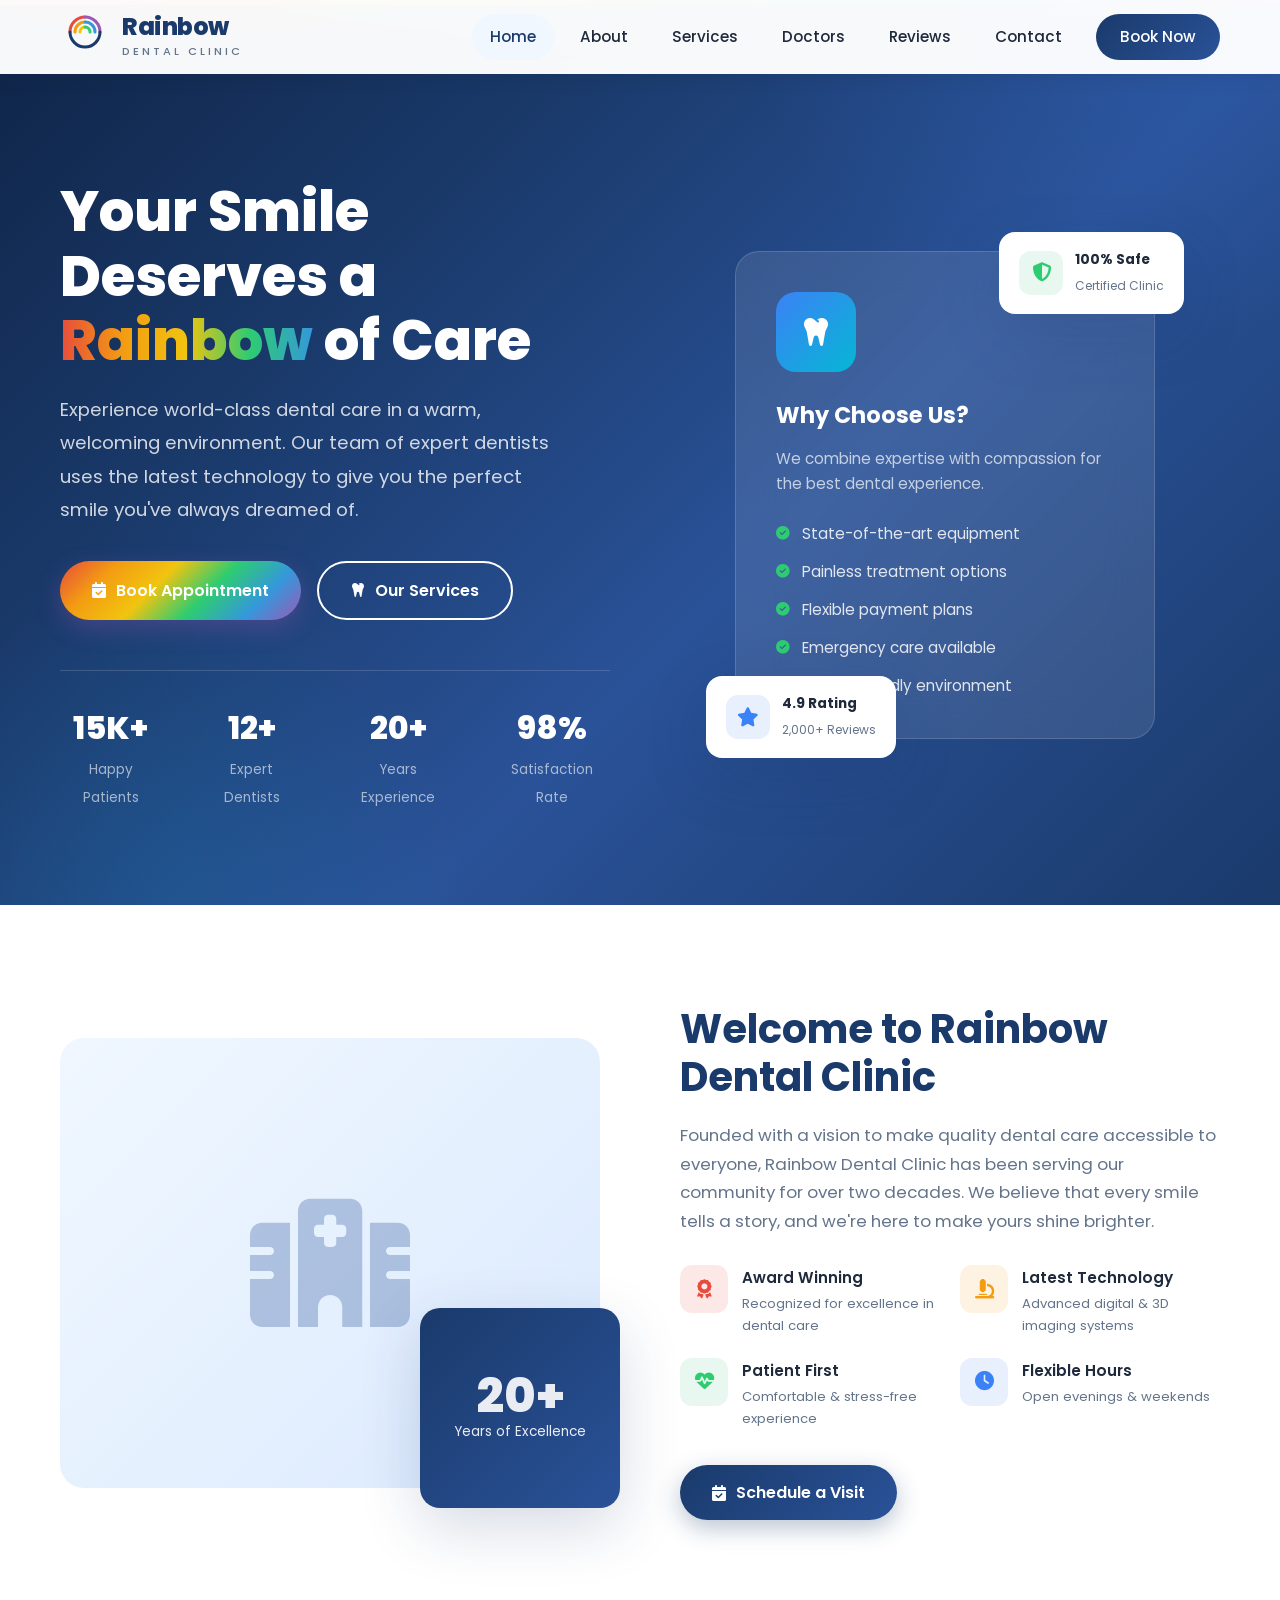
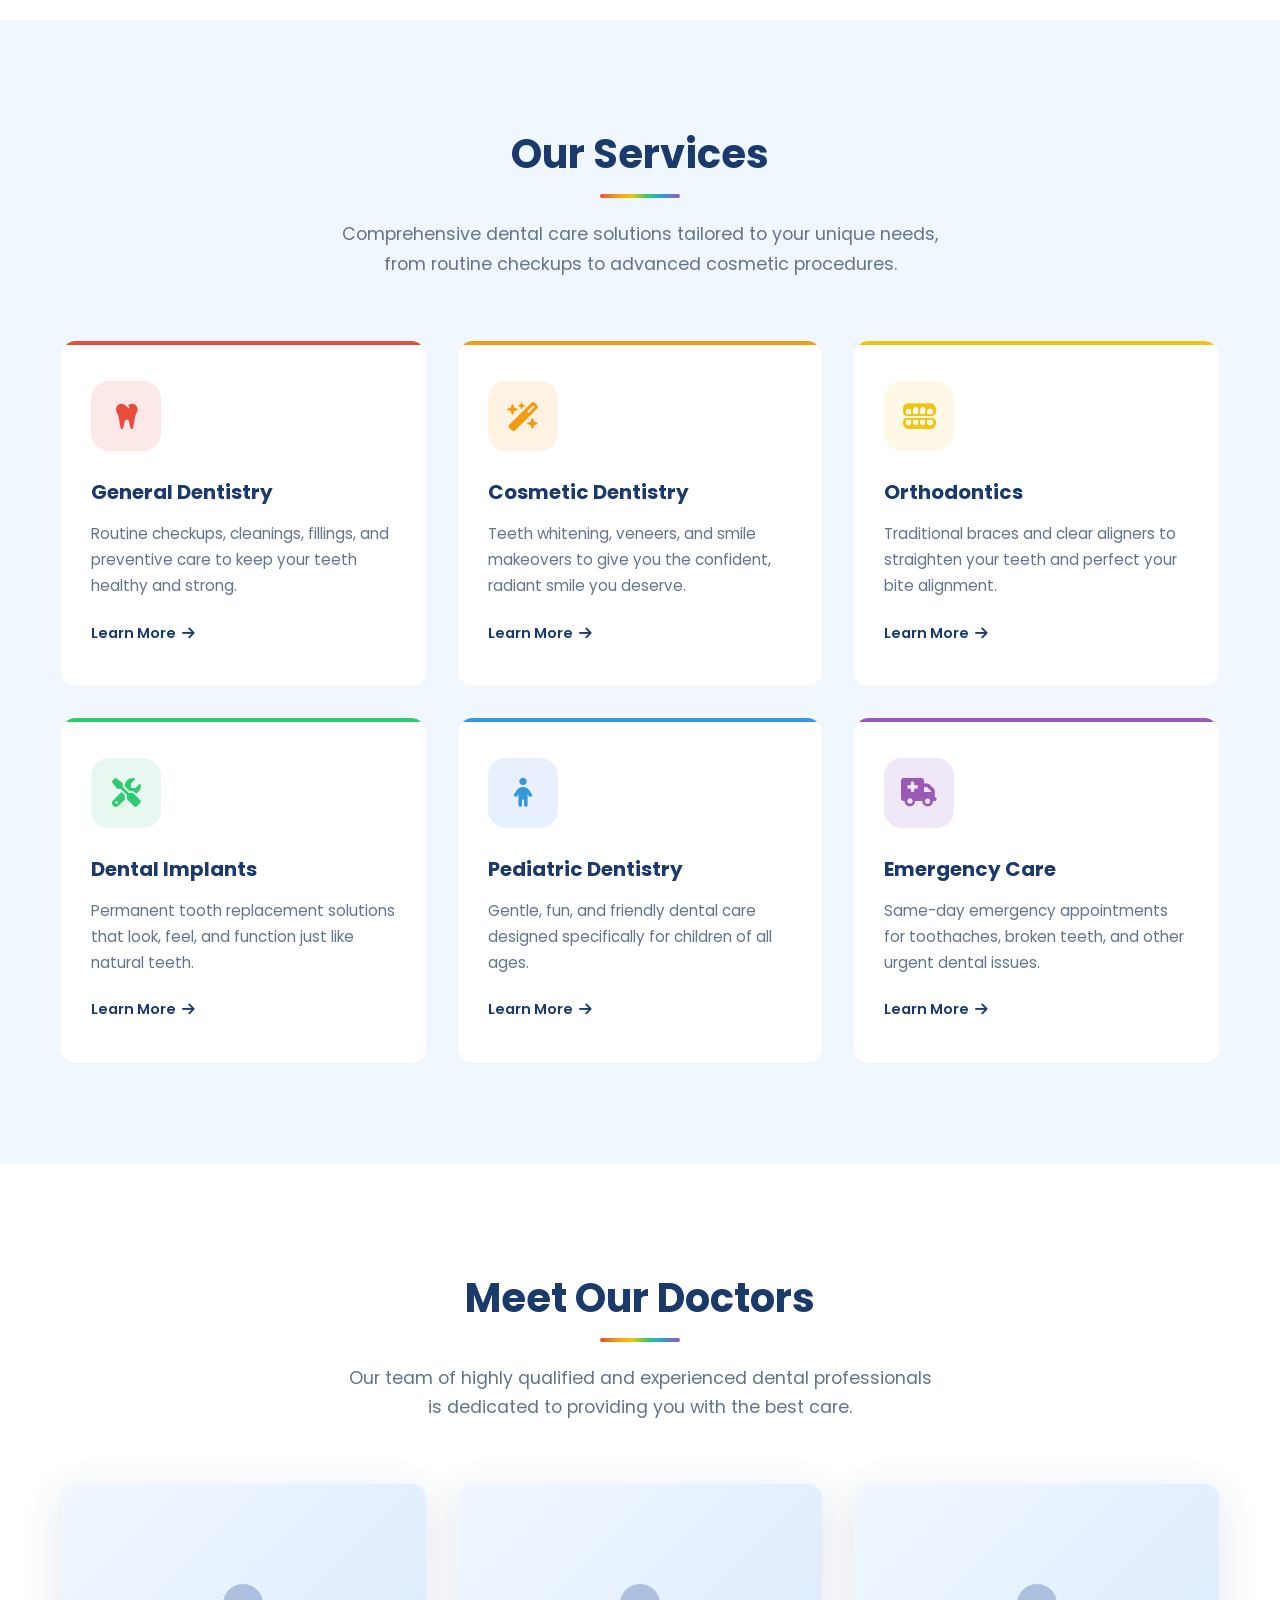
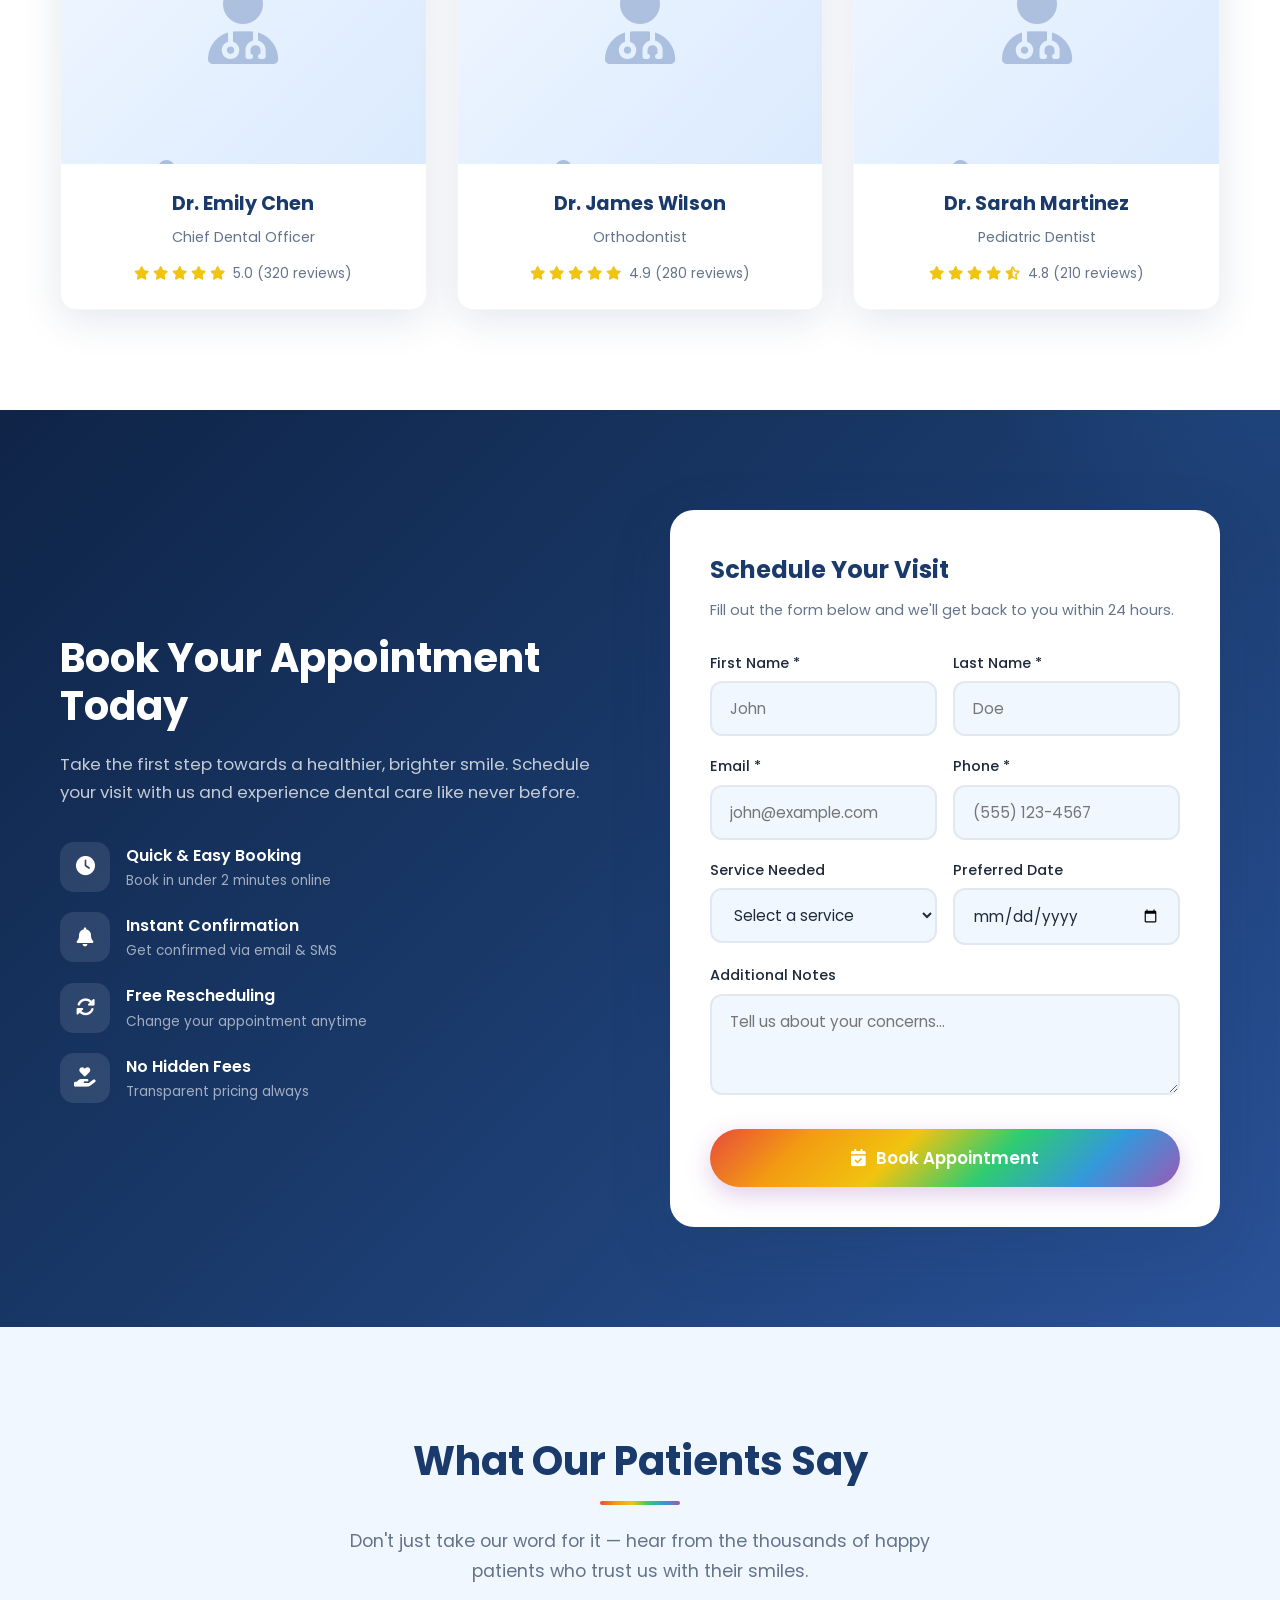
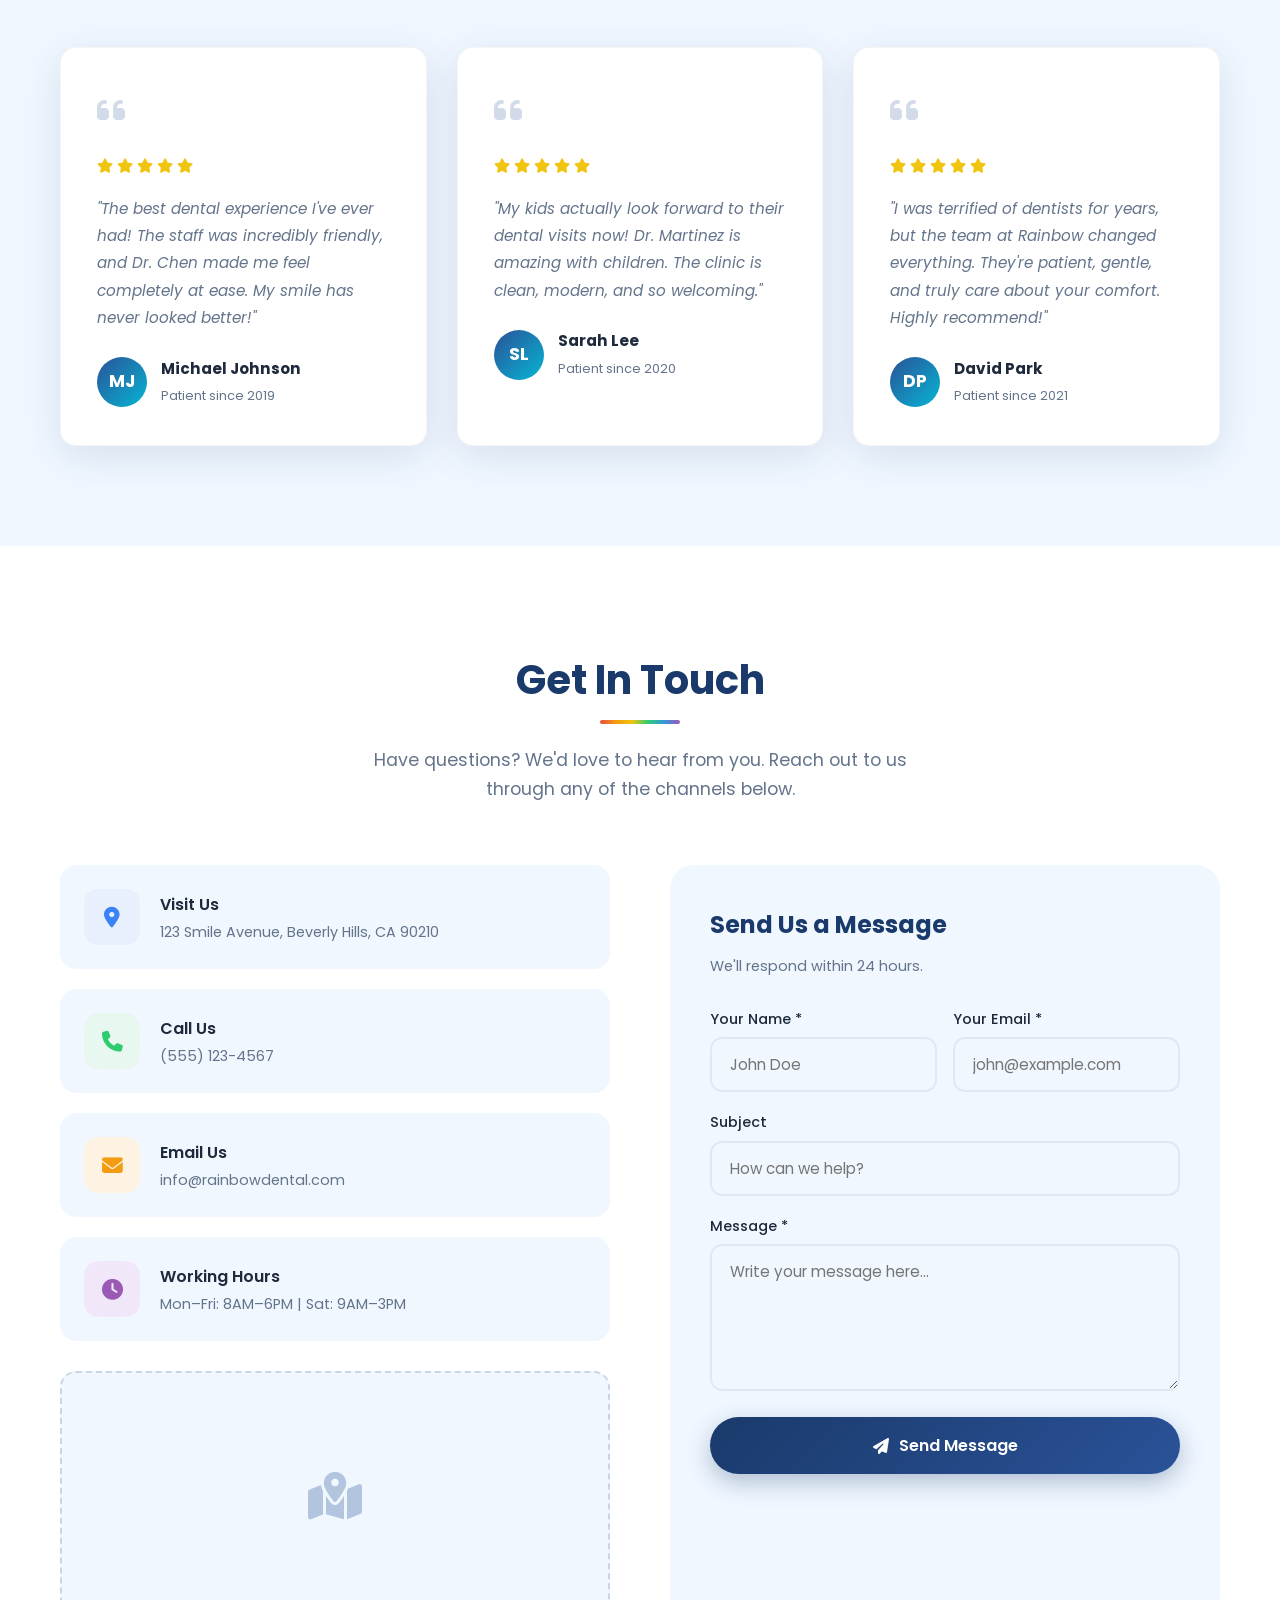
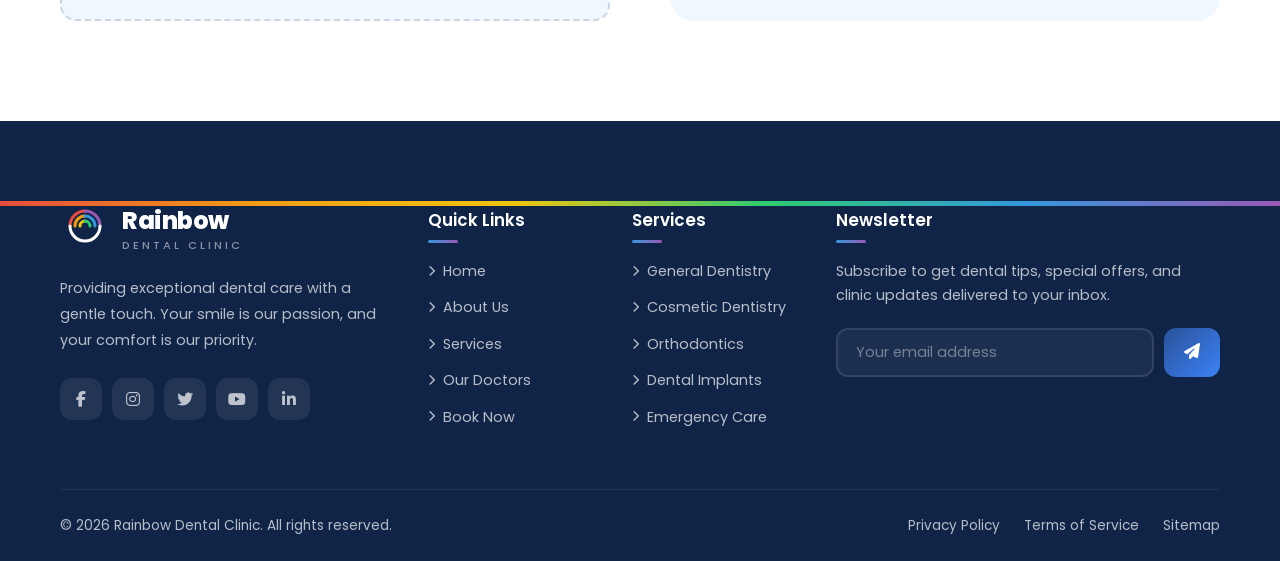
<file: pages.html>
<!DOCTYPE html>
<html lang="en">
<head>
    <meta charset="UTF-8">
    <meta name="viewport" content="width=device-width, initial-scale=1.0">
    <title>Rainbow Dental Clinic | Your Smile, Our Priority</title>
    <link rel="preconnect" href="https://fonts.googleapis.com">
    <link href="https://fonts.googleapis.com/css2?family=Poppins:wght@300;400;500;600;700;800&display=swap" rel="stylesheet">
    <link rel="stylesheet" href="https://cdnjs.cloudflare.com/ajax/libs/font-awesome/6.5.0/css/all.min.css">
    <style>
        /* ========== CSS RESET & VARIABLES ========== */
        :root {
            --primary: #1a3a6b;
            --primary-light: #2a5298;
            --primary-dark: #0f2447;
            --accent-blue: #3b82f6;
            --accent-cyan: #06b6d4;
            --white: #ffffff;
            --light-bg: #f0f7ff;
            --text-dark: #1e293b;
            --text-muted: #64748b;
            --shadow: 0 10px 40px rgba(26, 58, 107, 0.12);
            --shadow-lg: 0 20px 60px rgba(26, 58, 107, 0.18);
            --radius: 16px;
            --transition: all 0.3s cubic-bezier(0.4, 0, 0.2, 1);

            /* Rainbow Colors */
            --rainbow-red: #e74c3c;
            --rainbow-orange: #f39c12;
            --rainbow-yellow: #f1c40f;
            --rainbow-green: #2ecc71;
            --rainbow-blue: #3498db;
            --rainbow-purple: #9b59b6;
        }

        * {
            margin: 0;
            padding: 0;
            box-sizing: border-box;
        }

        html {
            scroll-behavior: smooth;
        }

        body {
            font-family: 'Poppins', sans-serif;
            color: var(--text-dark);
            line-height: 1.7;
            overflow-x: hidden;
            background: var(--white);
        }

        a {
            text-decoration: none;
            color: inherit;
        }

        ul {
            list-style: none;
        }

        img {
            max-width: 100%;
            display: block;
        }

        .container {
            max-width: 1200px;
            margin: 0 auto;
            padding: 0 20px;
        }

        .section-title {
            text-align: center;
            margin-bottom: 60px;
        }

        .section-title h2 {
            font-size: 2.5rem;
            font-weight: 700;
            color: var(--primary);
            margin-bottom: 12px;
            position: relative;
            display: inline-block;
        }

        .section-title h2::after {
            content: '';
            position: absolute;
            bottom: -10px;
            left: 50%;
            transform: translateX(-50%);
            width: 80px;
            height: 4px;
            border-radius: 2px;
            background: linear-gradient(90deg,
                var(--rainbow-red),
                var(--rainbow-orange),
                var(--rainbow-yellow),
                var(--rainbow-green),
                var(--rainbow-blue),
                var(--rainbow-purple));
        }

        .section-title p {
            color: var(--text-muted);
            font-size: 1.1rem;
            max-width: 600px;
            margin: 20px auto 0;
        }

        .btn {
            display: inline-flex;
            align-items: center;
            gap: 10px;
            padding: 14px 32px;
            border-radius: 50px;
            font-weight: 600;
            font-size: 1rem;
            cursor: pointer;
            border: none;
            transition: var(--transition);
            font-family: 'Poppins', sans-serif;
        }

        .btn-primary {
            background: linear-gradient(135deg, var(--primary), var(--primary-light));
            color: var(--white);
            box-shadow: 0 8px 25px rgba(26, 58, 107, 0.3);
        }

        .btn-primary:hover {
            transform: translateY(-3px);
            box-shadow: 0 12px 35px rgba(26, 58, 107, 0.4);
        }

        .btn-outline {
            background: transparent;
            color: var(--white);
            border: 2px solid var(--white);
        }

        .btn-outline:hover {
            background: var(--white);
            color: var(--primary);
            transform: translateY(-3px);
        }

        .btn-rainbow {
            background: linear-gradient(135deg,
                var(--rainbow-red),
                var(--rainbow-orange),
                var(--rainbow-yellow),
                var(--rainbow-green),
                var(--rainbow-blue),
                var(--rainbow-purple));
            color: var(--white);
            box-shadow: 0 8px 25px rgba(155, 89, 182, 0.3);
        }

        .btn-rainbow:hover {
            transform: translateY(-3px);
            box-shadow: 0 12px 35px rgba(155, 89, 182, 0.4);
        }

        /* ========== RAINBOW ACCENT BAR ========== */
        .rainbow-bar {
            height: 5px;
            background: linear-gradient(90deg,
                var(--rainbow-red),
                var(--rainbow-orange),
                var(--rainbow-yellow),
                var(--rainbow-green),
                var(--rainbow-blue),
                var(--rainbow-purple));
        }

        /* ========== NAVIGATION ========== */
        .navbar {
            position: fixed;
            top: 0;
            left: 0;
            right: 0;
            z-index: 1000;
            background: rgba(255, 255, 255, 0.97);
            backdrop-filter: blur(20px);
            box-shadow: 0 2px 20px rgba(0, 0, 0, 0.08);
            transition: var(--transition);
        }

        .navbar .container {
            display: flex;
            align-items: center;
            justify-content: space-between;
            padding-top: 12px;
            padding-bottom: 12px;
        }

        .logo {
            display: flex;
            align-items: center;
            gap: 12px;
        }

        .logo-icon {
            width: 50px;
            height: 50px;
            position: relative;
        }

        .logo-icon svg {
            width: 100%;
            height: 100%;
        }

        .logo-text {
            display: flex;
            flex-direction: column;
        }

        .logo-text .brand-name {
            font-size: 1.5rem;
            font-weight: 800;
            color: var(--primary);
            line-height: 1.2;
            letter-spacing: -0.5px;
        }

        .logo-text .brand-sub {
            font-size: 0.7rem;
            font-weight: 500;
            color: var(--text-muted);
            letter-spacing: 3px;
            text-transform: uppercase;
        }

        .nav-links {
            display: flex;
            align-items: center;
            gap: 8px;
        }

        .nav-links a {
            padding: 10px 18px;
            font-weight: 500;
            font-size: 0.95rem;
            color: var(--text-dark);
            border-radius: 50px;
            transition: var(--transition);
            position: relative;
        }

        .nav-links a:hover,
        .nav-links a.active {
            color: var(--primary);
            background: var(--light-bg);
        }

        .nav-links .btn-nav {
            background: linear-gradient(135deg, var(--primary), var(--primary-light));
            color: var(--white);
            padding: 10px 24px;
            margin-left: 8px;
        }

        .nav-links .btn-nav:hover {
            background: linear-gradient(135deg, var(--primary-light), var(--primary));
            color: var(--white);
            transform: translateY(-2px);
            box-shadow: 0 6px 20px rgba(26, 58, 107, 0.3);
        }

        .mobile-toggle {
            display: none;
            flex-direction: column;
            gap: 5px;
            cursor: pointer;
            padding: 8px;
            z-index: 1001;
        }

        .mobile-toggle span {
            width: 28px;
            height: 3px;
            background: var(--primary);
            border-radius: 3px;
            transition: var(--transition);
        }

        .mobile-toggle.active span:nth-child(1) {
            transform: rotate(45deg) translate(5px, 6px);
        }

        .mobile-toggle.active span:nth-child(2) {
            opacity: 0;
        }

        .mobile-toggle.active span:nth-child(3) {
            transform: rotate(-45deg) translate(5px, -6px);
        }

        /* ========== HERO SECTION ========== */
        .hero {
            min-height: 100vh;
            display: flex;
            align-items: center;
            position: relative;
            overflow: hidden;
            background: linear-gradient(135deg, #0f2447 0%, #1a3a6b 30%, #2a5298 60%, #1a3a6b 100%);
            padding-top: 80px;
        }

        .hero::before {
            content: '';
            position: absolute;
            top: -50%;
            right: -20%;
            width: 800px;
            height: 800px;
            background: radial-gradient(circle, rgba(59, 130, 246, 0.15) 0%, transparent 70%);
            border-radius: 50%;
        }

        .hero::after {
            content: '';
            position: absolute;
            bottom: -30%;
            left: -10%;
            width: 600px;
            height: 600px;
            background: radial-gradient(circle, rgba(6, 182, 212, 0.1) 0%, transparent 70%);
            border-radius: 50%;
        }

        /* Floating rainbow arcs */
        .hero-rainbow {
            position: absolute;
            top: 15%;
            right: 5%;
            width: 500px;
            height: 250px;
            opacity: 0.12;
            pointer-events: none;
        }

        .hero .container {
            display: grid;
            grid-template-columns: 1fr 1fr;
            gap: 60px;
            align-items: center;
            position: relative;
            z-index: 2;
        }

        .hero-content h1 {
            font-size: 3.5rem;
            font-weight: 800;
            color: var(--white);
            line-height: 1.15;
            margin-bottom: 20px;
        }

        .hero-content h1 .highlight {
            background: linear-gradient(90deg,
                var(--rainbow-red),
                var(--rainbow-orange),
                var(--rainbow-yellow),
                var(--rainbow-green),
                var(--rainbow-blue));
            -webkit-background-clip: text;
            -webkit-text-fill-color: transparent;
            background-clip: text;
        }

        .hero-content p {
            font-size: 1.15rem;
            color: rgba(255, 255, 255, 0.8);
            margin-bottom: 35px;
            max-width: 500px;
            line-height: 1.8;
        }

        .hero-buttons {
            display: flex;
            gap: 16px;
            flex-wrap: wrap;
        }

        .hero-stats {
            display: flex;
            gap: 40px;
            margin-top: 50px;
            padding-top: 30px;
            border-top: 1px solid rgba(255, 255, 255, 0.15);
        }

        .stat-item {
            text-align: center;
        }

        .stat-item .stat-number {
            font-size: 2rem;
            font-weight: 800;
            color: var(--white);
            display: block;
        }

        .stat-item .stat-label {
            font-size: 0.85rem;
            color: rgba(255, 255, 255, 0.6);
            font-weight: 400;
        }

        .hero-visual {
            display: flex;
            justify-content: center;
            align-items: center;
            position: relative;
        }

        .hero-card {
            background: rgba(255, 255, 255, 0.1);
            backdrop-filter: blur(20px);
            border: 1px solid rgba(255, 255, 255, 0.15);
            border-radius: 24px;
            padding: 40px;
            width: 100%;
            max-width: 420px;
            position: relative;
        }

        .hero-card-icon {
            width: 80px;
            height: 80px;
            background: linear-gradient(135deg, var(--accent-blue), var(--accent-cyan));
            border-radius: 20px;
            display: flex;
            align-items: center;
            justify-content: center;
            margin-bottom: 24px;
        }

        .hero-card-icon i {
            font-size: 2rem;
            color: var(--white);
        }

        .hero-card h3 {
            color: var(--white);
            font-size: 1.4rem;
            margin-bottom: 12px;
        }

        .hero-card p {
            color: rgba(255, 255, 255, 0.7);
            font-size: 0.95rem;
            margin-bottom: 24px;
        }

        .hero-card-features {
            display: flex;
            flex-direction: column;
            gap: 12px;
        }

        .hero-card-features li {
            display: flex;
            align-items: center;
            gap: 12px;
            color: rgba(255, 255, 255, 0.85);
            font-size: 0.95rem;
        }

        .hero-card-features li i {
            color: var(--rainbow-green);
            font-size: 0.85rem;
        }

        .floating-badge {
            position: absolute;
            background: var(--white);
            border-radius: 16px;
            padding: 16px 20px;
            box-shadow: var(--shadow-lg);
            display: flex;
            align-items: center;
            gap: 12px;
            animation: float 3s ease-in-out infinite;
        }

        .floating-badge.badge-1 {
            top: -20px;
            right: -30px;
            animation-delay: 0s;
        }

        .floating-badge.badge-2 {
            bottom: -20px;
            left: -30px;
            animation-delay: 1.5s;
        }

        .floating-badge .badge-icon {
            width: 44px;
            height: 44px;
            border-radius: 12px;
            display: flex;
            align-items: center;
            justify-content: center;
            font-size: 1.2rem;
        }

        .floating-badge .badge-icon.green {
            background: #e8f8f0;
            color: var(--rainbow-green);
        }

        .floating-badge .badge-icon.blue {
            background: #e8f0fe;
            color: var(--accent-blue);
        }

        .floating-badge .badge-text strong {
            display: block;
            font-size: 0.85rem;
            color: var(--text-dark);
        }

        .floating-badge .badge-text span {
            font-size: 0.75rem;
            color: var(--text-muted);
        }

        @keyframes float {
            0%, 100% { transform: translateY(0); }
            50% { transform: translateY(-10px); }
        }

        /* ========== ABOUT SECTION ========== */
        .about {
            padding: 100px 0;
            background: var(--white);
        }

        .about .container {
            display: grid;
            grid-template-columns: 1fr 1fr;
            gap: 80px;
            align-items: center;
        }

        .about-image {
            position: relative;
        }

        .about-image-main {
            width: 100%;
            height: 450px;
            background: linear-gradient(135deg, var(--light-bg), #dbeafe);
            border-radius: 24px;
            display: flex;
            align-items: center;
            justify-content: center;
            position: relative;
            overflow: hidden;
        }

        .about-image-main i {
            font-size: 8rem;
            color: var(--primary-light);
            opacity: 0.3;
        }

        .about-image-accent {
            position: absolute;
            bottom: -20px;
            right: -20px;
            width: 200px;
            height: 200px;
            background: linear-gradient(135deg, var(--primary), var(--primary-light));
            border-radius: 20px;
            display: flex;
            align-items: center;
            justify-content: center;
            flex-direction: column;
            color: var(--white);
            box-shadow: var(--shadow-lg);
        }

        .about-image-accent .years {
            font-size: 3rem;
            font-weight: 800;
            line-height: 1;
        }

        .about-image-accent span {
            font-size: 0.85rem;
            opacity: 0.9;
        }

        .about-content h2 {
            font-size: 2.5rem;
            font-weight: 700;
            color: var(--primary);
            margin-bottom: 20px;
            line-height: 1.2;
        }

        .about-content > p {
            color: var(--text-muted);
            margin-bottom: 30px;
            font-size: 1.05rem;
        }

        .about-features {
            display: grid;
            grid-template-columns: 1fr 1fr;
            gap: 20px;
            margin-bottom: 35px;
        }

        .about-feature {
            display: flex;
            align-items: flex-start;
            gap: 14px;
        }

        .about-feature-icon {
            width: 48px;
            height: 48px;
            min-width: 48px;
            border-radius: 12px;
            display: flex;
            align-items: center;
            justify-content: center;
            font-size: 1.2rem;
        }

        .about-feature-icon.red { background: #fde8e8; color: var(--rainbow-red); }
        .about-feature-icon.orange { background: #fef3e2; color: var(--rainbow-orange); }
        .about-feature-icon.green { background: #e8f8f0; color: var(--rainbow-green); }
        .about-feature-icon.blue { background: #e8f0fe; color: var(--accent-blue); }

        .about-feature-text h4 {
            font-size: 0.95rem;
            font-weight: 600;
            margin-bottom: 2px;
        }

        .about-feature-text p {
            font-size: 0.82rem;
            color: var(--text-muted);
        }

        /* ========== SERVICES SECTION ========== */
        .services {
            padding: 100px 0;
            background: var(--light-bg);
        }

        .services-grid {
            display: grid;
            grid-template-columns: repeat(3, 1fr);
            gap: 30px;
        }

        .service-card {
            background: var(--white);
            border-radius: var(--radius);
            padding: 40px 30px;
            transition: var(--transition);
            position: relative;
            overflow: hidden;
            border: 1px solid rgba(0, 0, 0, 0.04);
        }

        .service-card::before {
            content: '';
            position: absolute;
            top: 0;
            left: 0;
            right: 0;
            height: 4px;
            border-radius: 4px 4px 0 0;
            transition: var(--transition);
        }

        .service-card:nth-child(1)::before { background: var(--rainbow-red); }
        .service-card:nth-child(2)::before { background: var(--rainbow-orange); }
        .service-card:nth-child(3)::before { background: var(--rainbow-yellow); }
        .service-card:nth-child(4)::before { background: var(--rainbow-green); }
        .service-card:nth-child(5)::before { background: var(--rainbow-blue); }
        .service-card:nth-child(6)::before { background: var(--rainbow-purple); }

        .service-card:hover {
            transform: translateY(-8px);
            box-shadow: var(--shadow-lg);
        }

        .service-icon {
            width: 70px;
            height: 70px;
            border-radius: 18px;
            display: flex;
            align-items: center;
            justify-content: center;
            font-size: 1.8rem;
            margin-bottom: 24px;
        }

        .service-card:nth-child(1) .service-icon { background: #fde8e8; color: var(--rainbow-red); }
        .service-card:nth-child(2) .service-icon { background: #fef3e2; color: var(--rainbow-orange); }
        .service-card:nth-child(3) .service-icon { background: #fef9e7; color: var(--rainbow-yellow); }
        .service-card:nth-child(4) .service-icon { background: #e8f8f0; color: var(--rainbow-green); }
        .service-card:nth-child(5) .service-icon { background: #e8f0fe; color: var(--rainbow-blue); }
        .service-card:nth-child(6) .service-icon { background: #f0e8f8; color: var(--rainbow-purple); }

        .service-card h3 {
            font-size: 1.25rem;
            font-weight: 700;
            margin-bottom: 12px;
            color: var(--primary);
        }

        .service-card p {
            color: var(--text-muted);
            font-size: 0.95rem;
            margin-bottom: 20px;
        }

        .service-card .learn-more {
            color: var(--primary);
            font-weight: 600;
            font-size: 0.9rem;
            display: inline-flex;
            align-items: center;
            gap: 6px;
            transition: var(--transition);
        }

        .service-card .learn-more:hover {
            gap: 12px;
        }

        /* ========== TEAM SECTION ========== */
        .team {
            padding: 100px 0;
            background: var(--white);
        }

        .team-grid {
            display: grid;
            grid-template-columns: repeat(3, 1fr);
            gap: 30px;
        }

        .team-card {
            background: var(--white);
            border-radius: var(--radius);
            overflow: hidden;
            box-shadow: var(--shadow);
            transition: var(--transition);
            border: 1px solid rgba(0, 0, 0, 0.04);
        }

        .team-card:hover {
            transform: translateY(-8px);
            box-shadow: var(--shadow-lg);
        }

        .team-image {
            height: 280px;
            background: linear-gradient(135deg, var(--light-bg), #dbeafe);
            display: flex;
            align-items: center;
            justify-content: center;
            position: relative;
            overflow: hidden;
        }

        .team-image i {
            font-size: 5rem;
            color: var(--primary-light);
            opacity: 0.3;
        }

        .team-image .team-overlay {
            position: absolute;
            bottom: 0;
            left: 0;
            right: 0;
            padding: 16px;
            display: flex;
            justify-content: center;
            gap: 10px;
            transform: translateY(100%);
            transition: var(--transition);
            background: linear-gradient(transparent, rgba(26, 58, 107, 0.8));
        }

        .team-card:hover .team-overlay {
            transform: translateY(0);
        }

        .team-overlay a {
            width: 40px;
            height: 40px;
            background: var(--white);
            border-radius: 50%;
            display: flex;
            align-items: center;
            justify-content: center;
            color: var(--primary);
            transition: var(--transition);
        }

        .team-overlay a:hover {
            background: var(--primary);
            color: var(--white);
        }

        .team-info {
            padding: 24px;
            text-align: center;
        }

        .team-info h3 {
            font-size: 1.2rem;
            font-weight: 700;
            color: var(--primary);
            margin-bottom: 4px;
        }

        .team-info .role {
            color: var(--text-muted);
            font-size: 0.9rem;
            margin-bottom: 12px;
        }

        .team-info .team-rating {
            color: var(--rainbow-yellow);
            font-size: 0.85rem;
        }

        .team-info .team-rating span {
            color: var(--text-muted);
            margin-left: 4px;
        }

        /* ========== APPOINTMENT SECTION ========== */
        .appointment {
            padding: 100px 0;
            background: linear-gradient(135deg, #0f2447 0%, #1a3a6b 50%, #2a5298 100%);
            position: relative;
            overflow: hidden;
        }

        .appointment::before {
            content: '';
            position: absolute;
            top: -50%;
            right: -20%;
            width: 600px;
            height: 600px;
            background: radial-gradient(circle, rgba(59, 130, 246, 0.15) 0%, transparent 70%);
            border-radius: 50%;
        }

        .appointment .container {
            display: grid;
            grid-template-columns: 1fr 1fr;
            gap: 60px;
            align-items: center;
            position: relative;
            z-index: 2;
        }

        .appointment-info h2 {
            font-size: 2.5rem;
            font-weight: 700;
            color: var(--white);
            margin-bottom: 20px;
            line-height: 1.2;
        }

        .appointment-info > p {
            color: rgba(255, 255, 255, 0.75);
            font-size: 1.05rem;
            margin-bottom: 35px;
        }

        .appointment-benefits {
            display: flex;
            flex-direction: column;
            gap: 20px;
        }

        .appointment-benefit {
            display: flex;
            align-items: center;
            gap: 16px;
        }

        .appointment-benefit-icon {
            width: 50px;
            height: 50px;
            min-width: 50px;
            background: rgba(255, 255, 255, 0.1);
            border-radius: 14px;
            display: flex;
            align-items: center;
            justify-content: center;
            color: var(--white);
            font-size: 1.2rem;
        }

        .appointment-benefit-text h4 {
            color: var(--white);
            font-size: 1rem;
            font-weight: 600;
        }

        .appointment-benefit-text p {
            color: rgba(255, 255, 255, 0.6);
            font-size: 0.85rem;
        }

        .appointment-form-card {
            background: var(--white);
            border-radius: 24px;
            padding: 40px;
            box-shadow: var(--shadow-lg);
        }

        .appointment-form-card h3 {
            font-size: 1.5rem;
            font-weight: 700;
            color: var(--primary);
            margin-bottom: 8px;
        }

        .appointment-form-card > p {
            color: var(--text-muted);
            font-size: 0.9rem;
            margin-bottom: 28px;
        }

        .form-group {
            margin-bottom: 18px;
        }

        .form-group label {
            display: block;
            font-weight: 500;
            font-size: 0.9rem;
            color: var(--text-dark);
            margin-bottom: 6px;
        }

        .form-group input,
        .form-group select,
        .form-group textarea {
            width: 100%;
            padding: 14px 18px;
            border: 2px solid #e2e8f0;
            border-radius: 12px;
            font-family: 'Poppins', sans-serif;
            font-size: 0.95rem;
            transition: var(--transition);
            background: var(--light-bg);
            color: var(--text-dark);
        }

        .form-group input:focus,
        .form-group select:focus,
        .form-group textarea:focus {
            outline: none;
            border-color: var(--primary-light);
            background: var(--white);
            box-shadow: 0 0 0 4px rgba(42, 82, 152, 0.1);
        }

        .form-row {
            display: grid;
            grid-template-columns: 1fr 1fr;
            gap: 16px;
        }

        .appointment-form-card .btn {
            width: 100%;
            justify-content: center;
            padding: 16px;
            font-size: 1.05rem;
            margin-top: 8px;
        }

        /* ========== TESTIMONIALS ========== */
        .testimonials {
            padding: 100px 0;
            background: var(--light-bg);
        }

        .testimonials-grid {
            display: grid;
            grid-template-columns: repeat(3, 1fr);
            gap: 30px;
        }

        .testimonial-card {
            background: var(--white);
            border-radius: var(--radius);
            padding: 36px;
            box-shadow: var(--shadow);
            transition: var(--transition);
            border: 1px solid rgba(0, 0, 0, 0.04);
            position: relative;
        }

        .testimonial-card:hover {
            transform: translateY(-5px);
            box-shadow: var(--shadow-lg);
        }

        .testimonial-card .quote-icon {
            font-size: 2rem;
            color: var(--primary-light);
            opacity: 0.2;
            margin-bottom: 16px;
        }

        .testimonial-card .stars {
            color: var(--rainbow-yellow);
            font-size: 0.9rem;
            margin-bottom: 16px;
        }

        .testimonial-card p {
            color: var(--text-muted);
            font-size: 0.95rem;
            font-style: italic;
            margin-bottom: 24px;
            line-height: 1.8;
        }

        .testimonial-author {
            display: flex;
            align-items: center;
            gap: 14px;
        }

        .testimonial-avatar {
            width: 50px;
            height: 50px;
            border-radius: 50%;
            background: linear-gradient(135deg, var(--primary-light), var(--accent-cyan));
            display: flex;
            align-items: center;
            justify-content: center;
            color: var(--white);
            font-weight: 700;
            font-size: 1.1rem;
        }

        .testimonial-author-info strong {
            display: block;
            font-size: 0.95rem;
            color: var(--text-dark);
        }

        .testimonial-author-info span {
            font-size: 0.8rem;
            color: var(--text-muted);
        }

        /* ========== CONTACT SECTION ========== */
        .contact {
            padding: 100px 0;
            background: var(--white);
        }

        .contact-grid {
            display: grid;
            grid-template-columns: 1fr 1fr;
            gap: 60px;
        }

        .contact-info-cards {
            display: flex;
            flex-direction: column;
            gap: 20px;
            margin-bottom: 30px;
        }

        .contact-info-card {
            display: flex;
            align-items: center;
            gap: 20px;
            padding: 24px;
            background: var(--light-bg);
            border-radius: var(--radius);
            transition: var(--transition);
        }

        .contact-info-card:hover {
            box-shadow: var(--shadow);
            transform: translateX(5px);
        }

        .contact-info-icon {
            width: 56px;
            height: 56px;
            min-width: 56px;
            border-radius: 14px;
            display: flex;
            align-items: center;
            justify-content: center;
            font-size: 1.3rem;
        }

        .contact-info-icon.blue { background: #e8f0fe; color: var(--accent-blue); }
        .contact-info-icon.green { background: #e8f8f0; color: var(--rainbow-green); }
        .contact-info-icon.orange { background: #fef3e2; color: var(--rainbow-orange); }
        .contact-info-icon.purple { background: #f0e8f8; color: var(--rainbow-purple); }

        .contact-info-text h4 {
            font-size: 1rem;
            font-weight: 600;
            color: var(--text-dark);
            margin-bottom: 2px;
        }

        .contact-info-text p {
            color: var(--text-muted);
            font-size: 0.9rem;
        }

        .contact-map {
            width: 100%;
            height: 250px;
            background: var(--light-bg);
            border-radius: var(--radius);
            display: flex;
            align-items: center;
            justify-content: center;
            border: 2px dashed #cbd5e1;
        }

        .contact-map i {
            font-size: 3rem;
            color: var(--primary-light);
            opacity: 0.3;
        }

        .contact-form {
            background: var(--light-bg);
            border-radius: 24px;
            padding: 40px;
        }

        .contact-form h3 {
            font-size: 1.5rem;
            font-weight: 700;
            color: var(--primary);
            margin-bottom: 8px;
        }

        .contact-form > p {
            color: var(--text-muted);
            font-size: 0.9rem;
            margin-bottom: 28px;
        }

        .contact-form .btn {
            width: 100%;
            justify-content: center;
            padding: 16px;
        }

        /* ========== FOOTER ========== */
        .footer {
            background: var(--primary-dark);
            color: rgba(255, 255, 255, 0.7);
            padding: 80px 0 0;
        }

        .footer-grid {
            display: grid;
            grid-template-columns: 2fr 1fr 1fr 1.5fr;
            gap: 40px;
            margin-bottom: 60px;
        }

        .footer-brand .logo {
            margin-bottom: 20px;
        }

        .footer-brand .logo .brand-name {
            color: var(--white);
        }

        .footer-brand .logo .brand-sub {
            color: rgba(255, 255, 255, 0.5);
        }

        .footer-brand p {
            font-size: 0.9rem;
            line-height: 1.8;
            margin-bottom: 24px;
        }

        .footer-social {
            display: flex;
            gap: 10px;
        }

        .footer-social a {
            width: 42px;
            height: 42px;
            background: rgba(255, 255, 255, 0.08);
            border-radius: 12px;
            display: flex;
            align-items: center;
            justify-content: center;
            color: rgba(255, 255, 255, 0.7);
            transition: var(--transition);
        }

        .footer-social a:hover {
            background: var(--primary-light);
            color: var(--white);
            transform: translateY(-3px);
        }

        .footer-col h4 {
            color: var(--white);
            font-size: 1.05rem;
            font-weight: 600;
            margin-bottom: 24px;
            position: relative;
        }

        .footer-col h4::after {
            content: '';
            position: absolute;
            bottom: -8px;
            left: 0;
            width: 30px;
            height: 3px;
            background: linear-gradient(90deg, var(--rainbow-blue), var(--rainbow-purple));
            border-radius: 3px;
        }

        .footer-col ul {
            display: flex;
            flex-direction: column;
            gap: 12px;
        }

        .footer-col ul a {
            font-size: 0.9rem;
            transition: var(--transition);
            display: flex;
            align-items: center;
            gap: 8px;
        }

        .footer-col ul a:hover {
            color: var(--white);
            padding-left: 6px;
        }

        .footer-newsletter p {
            font-size: 0.9rem;
            margin-bottom: 20px;
        }

        .newsletter-form {
            display: flex;
            gap: 10px;
        }

        .newsletter-form input {
            flex: 1;
            padding: 12px 18px;
            border: 2px solid rgba(255, 255, 255, 0.1);
            border-radius: 12px;
            background: rgba(255, 255, 255, 0.05);
            color: var(--white);
            font-family: 'Poppins', sans-serif;
            font-size: 0.9rem;
            transition: var(--transition);
        }

        .newsletter-form input::placeholder {
            color: rgba(255, 255, 255, 0.4);
        }

        .newsletter-form input:focus {
            outline: none;
            border-color: var(--primary-light);
            background: rgba(255, 255, 255, 0.08);
        }

        .newsletter-form button {
            padding: 12px 20px;
            background: linear-gradient(135deg, var(--primary-light), var(--accent-blue));
            color: var(--white);
            border: none;
            border-radius: 12px;
            cursor: pointer;
            transition: var(--transition);
            font-size: 1rem;
        }

        .newsletter-form button:hover {
            transform: translateY(-2px);
            box-shadow: 0 6px 20px rgba(59, 130, 246, 0.3);
        }

        .footer-bottom {
            border-top: 1px solid rgba(255, 255, 255, 0.08);
            padding: 24px 0;
            display: flex;
            justify-content: space-between;
            align-items: center;
            font-size: 0.85rem;
        }

        .footer-bottom-links {
            display: flex;
            gap: 24px;
        }

        .footer-bottom-links a {
            transition: var(--transition);
        }

        .footer-bottom-links a:hover {
            color: var(--white);
        }

        /* ========== SCROLL TO TOP ========== */
        .scroll-top {
            position: fixed;
            bottom: 30px;
            right: 30px;
            width: 50px;
            height: 50px;
            background: linear-gradient(135deg, var(--primary), var(--primary-light));
            color: var(--white);
            border: none;
            border-radius: 14px;
            cursor: pointer;
            font-size: 1.2rem;
            display: flex;
            align-items: center;
            justify-content: center;
            box-shadow: var(--shadow);
            transition: var(--transition);
            opacity: 0;
            visibility: hidden;
            z-index: 999;
        }

        .scroll-top.visible {
            opacity: 1;
            visibility: visible;
        }

        .scroll-top:hover {
            transform: translateY(-5px);
            box-shadow: var(--shadow-lg);
        }

        /* ========== RESPONSIVE ========== */
        @media (max-width: 1024px) {
            .hero .container {
                grid-template-columns: 1fr;
                text-align: center;
            }

            .hero-content p {
                margin: 0 auto 35px;
            }

            .hero-buttons {
                justify-content: center;
            }

            .hero-stats {
                justify-content: center;
            }

            .hero-visual {
                display: none;
            }

            .about .container {
                grid-template-columns: 1fr;
                gap: 40px;
            }

            .services-grid {
                grid-template-columns: repeat(2, 1fr);
            }

            .team-grid {
                grid-template-columns: repeat(2, 1fr);
            }

            .appointment .container {
                grid-template-columns: 1fr;
            }

            .testimonials-grid {
                grid-template-columns: 1fr;
                max-width: 500px;
                margin: 0 auto;
            }

            .contact-grid {
                grid-template-columns: 1fr;
            }

            .footer-grid {
                grid-template-columns: 1fr 1fr;
            }
        }

        @media (max-width: 768px) {
            .nav-links {
                position: fixed;
                top: 0;
                right: -100%;
                width: 280px;
                height: 100vh;
                background: var(--white);
                flex-direction: column;
                padding: 100px 30px 30px;
                box-shadow: var(--shadow-lg);
                transition: var(--transition);
                align-items: stretch;
            }

            .nav-links.active {
                right: 0;
            }

            .nav-links a {
                padding: 14px 18px;
                border-radius: 12px;
            }

            .nav-links .btn-nav {
                margin-left: 0;
                text-align: center;
                justify-content: center;
            }

            .mobile-toggle {
                display: flex;
            }

            .hero-content h1 {
                font-size: 2.5rem;
            }

            .section-title h2 {
                font-size: 2rem;
            }

            .services-grid {
                grid-template-columns: 1fr;
            }

            .team-grid {
                grid-template-columns: 1fr;
                max-width: 400px;
                margin: 0 auto;
            }

            .about-features {
                grid-template-columns: 1fr;
            }

            .form-row {
                grid-template-columns: 1fr;
            }

            .footer-grid {
                grid-template-columns: 1fr;
            }

            .footer-bottom {
                flex-direction: column;
                gap: 12px;
                text-align: center;
            }

            .hero-stats {
                gap: 24px;
            }
        }

        @media (max-width: 480px) {
            .hero-content h1 {
                font-size: 2rem;
            }

            .hero-buttons {
                flex-direction: column;
                align-items: center;
            }

            .hero-stats {
                flex-direction: column;
                gap: 16px;
            }
        }
    </style>
</head>
<body>

    <!-- Rainbow Accent Bar -->
    <div class="rainbow-bar"></div>

    <!-- Navigation -->
    <nav class="navbar" id="navbar">
        <div class="container">
            <a href="#" class="logo">
                <div class="logo-icon">
                    <svg viewBox="0 0 50 50" fill="none" xmlns="http://www.w3.org/2000/svg">
                        <path d="M25 5C16.716 5 10 11.716 10 20" stroke="#e74c3c" stroke-width="3" stroke-linecap="round"/>
                        <path d="M25 10C19.477 10 15 14.477 15 20" stroke="#f39c12" stroke-width="3" stroke-linecap="round"/>
                        <path d="M25 15C22.239 15 20 17.239 20 20" stroke="#f1c40f" stroke-width="3" stroke-linecap="round"/>
                        <path d="M25 5C33.284 5 40 11.716 40 20" stroke="#9b59b6" stroke-width="3" stroke-linecap="round"/>
                        <path d="M25 10C30.523 10 35 14.477 35 20" stroke="#3498db" stroke-width="3" stroke-linecap="round"/>
                        <path d="M25 15C27.761 15 30 17.239 30 20" stroke="#2ecc71" stroke-width="3" stroke-linecap="round"/>
                        <path d="M10 20C10 28.284 16.716 35 25 35C33.284 35 40 28.284 40 20" stroke="#1a3a6b" stroke-width="3" stroke-linecap="round"/>
                    </svg>
                </div>
                <div class="logo-text">
                    <span class="brand-name">Rainbow</span>
                    <span class="brand-sub">Dental Clinic</span>
                </div>
            </a>

            <div class="nav-links" id="navLinks">
                <a href="#home" class="active">Home</a>
                <a href="#about">About</a>
                <a href="#services">Services</a>
                <a href="#team">Doctors</a>
                <a href="#testimonials">Reviews</a>
                <a href="#contact">Contact</a>
                <a href="#appointment" class="btn-nav">Book Now</a>
            </div>

            <div class="mobile-toggle" id="mobileToggle">
                <span></span>
                <span></span>
                <span></span>
            </div>
        </div>
    </nav>

    <!-- Hero Section -->
    <section class="hero" id="home">
        <div class="container">
            <div class="hero-content">
                <h1>Your Smile Deserves a <span class="highlight">Rainbow</span> of Care</h1>
                <p>Experience world-class dental care in a warm, welcoming environment. Our team of expert dentists uses the latest technology to give you the perfect smile you've always dreamed of.</p>
                <div class="hero-buttons">
                    <a href="#appointment" class="btn btn-rainbow">
                        <i class="fas fa-calendar-check"></i> Book Appointment
                    </a>
                    <a href="#services" class="btn btn-outline">
                        <i class="fas fa-tooth"></i> Our Services
                    </a>
                </div>
                <div class="hero-stats">
                    <div class="stat-item">
                        <span class="stat-number">15K+</span>
                        <span class="stat-label">Happy Patients</span>
                    </div>
                    <div class="stat-item">
                        <span class="stat-number">12+</span>
                        <span class="stat-label">Expert Dentists</span>
                    </div>
                    <div class="stat-item">
                        <span class="stat-number">20+</span>
                        <span class="stat-label">Years Experience</span>
                    </div>
                    <div class="stat-item">
                        <span class="stat-number">98%</span>
                        <span class="stat-label">Satisfaction Rate</span>
                    </div>
                </div>
            </div>

            <div class="hero-visual">
                <div class="hero-card">
                    <div class="floating-badge badge-1">
                        <div class="badge-icon green">
                            <i class="fas fa-shield-halved"></i>
                        </div>
                        <div class="badge-text">
                            <strong>100% Safe</strong>
                            <span>Certified Clinic</span>
                        </div>
                    </div>
                    <div class="floating-badge badge-2">
                        <div class="badge-icon blue">
                            <i class="fas fa-star"></i>
                        </div>
                        <div class="badge-text">
                            <strong>4.9 Rating</strong>
                            <span>2,000+ Reviews</span>
                        </div>
                    </div>
                    <div class="hero-card-icon">
                        <i class="fas fa-tooth"></i>
                    </div>
                    <h3>Why Choose Us?</h3>
                    <p>We combine expertise with compassion for the best dental experience.</p>
                    <ul class="hero-card-features">
                        <li><i class="fas fa-check-circle"></i> State-of-the-art equipment</li>
                        <li><i class="fas fa-check-circle"></i> Painless treatment options</li>
                        <li><i class="fas fa-check-circle"></i> Flexible payment plans</li>
                        <li><i class="fas fa-check-circle"></i> Emergency care available</li>
                        <li><i class="fas fa-check-circle"></i> Family-friendly environment</li>
                    </ul>
                </div>
            </div>
        </div>
    </section>

    <!-- About Section -->
    <section class="about" id="about">
        <div class="container">
            <div class="about-image">
                <div class="about-image-main">
                    <i class="fas fa-hospital"></i>
                </div>
                <div class="about-image-accent">
                    <span class="years">20+</span>
                    <span>Years of Excellence</span>
                </div>
            </div>
            <div class="about-content">
                <h2>Welcome to Rainbow Dental Clinic</h2>
                <p>Founded with a vision to make quality dental care accessible to everyone, Rainbow Dental Clinic has been serving our community for over two decades. We believe that every smile tells a story, and we're here to make yours shine brighter.</p>
                <div class="about-features">
                    <div class="about-feature">
                        <div class="about-feature-icon red">
                            <i class="fas fa-award"></i>
                        </div>
                        <div class="about-feature-text">
                            <h4>Award Winning</h4>
                            <p>Recognized for excellence in dental care</p>
                        </div>
                    </div>
                    <div class="about-feature">
                        <div class="about-feature-icon orange">
                            <i class="fas fa-microscope"></i>
                        </div>
                        <div class="about-feature-text">
                            <h4>Latest Technology</h4>
                            <p>Advanced digital & 3D imaging systems</p>
                        </div>
                    </div>
                    <div class="about-feature">
                        <div class="about-feature-icon green">
                            <i class="fas fa-heart-pulse"></i>
                        </div>
                        <div class="about-feature-text">
                            <h4>Patient First</h4>
                            <p>Comfortable & stress-free experience</p>
                        </div>
                    </div>
                    <div class="about-feature">
                        <div class="about-feature-icon blue">
                            <i class="fas fa-clock"></i>
                        </div>
                        <div class="about-feature-text">
                            <h4>Flexible Hours</h4>
                            <p>Open evenings & weekends</p>
                        </div>
                    </div>
                </div>
                <a href="#appointment" class="btn btn-primary">
                    <i class="fas fa-calendar-check"></i> Schedule a Visit
                </a>
            </div>
        </div>
    </section>

    <!-- Services Section -->
    <section class="services" id="services">
        <div class="container">
            <div class="section-title">
                <h2>Our Services</h2>
                <p>Comprehensive dental care solutions tailored to your unique needs, from routine checkups to advanced cosmetic procedures.</p>
            </div>
            <div class="services-grid">
                <div class="service-card">
                    <div class="service-icon">
                        <i class="fas fa-tooth"></i>
                    </div>
                    <h3>General Dentistry</h3>
                    <p>Routine checkups, cleanings, fillings, and preventive care to keep your teeth healthy and strong.</p>
                    <a href="#" class="learn-more">Learn More <i class="fas fa-arrow-right"></i></a>
                </div>
                <div class="service-card">
                    <div class="service-icon">
                        <i class="fas fa-wand-magic-sparkles"></i>
                    </div>
                    <h3>Cosmetic Dentistry</h3>
                    <p>Teeth whitening, veneers, and smile makeovers to give you the confident, radiant smile you deserve.</p>
                    <a href="#" class="learn-more">Learn More <i class="fas fa-arrow-right"></i></a>
                </div>
                <div class="service-card">
                    <div class="service-icon">
                        <i class="fas fa-teeth-open"></i>
                    </div>
                    <h3>Orthodontics</h3>
                    <p>Traditional braces and clear aligners to straighten your teeth and perfect your bite alignment.</p>
                    <a href="#" class="learn-more">Learn More <i class="fas fa-arrow-right"></i></a>
                </div>
                <div class="service-card">
                    <div class="service-icon">
                        <i class="fas fa-screwdriver-wrench"></i>
                    </div>
                    <h3>Dental Implants</h3>
                    <p>Permanent tooth replacement solutions that look, feel, and function just like natural teeth.</p>
                    <a href="#" class="learn-more">Learn More <i class="fas fa-arrow-right"></i></a>
                </div>
                <div class="service-card">
                    <div class="service-icon">
                        <i class="fas fa-child"></i>
                    </div>
                    <h3>Pediatric Dentistry</h3>
                    <p>Gentle, fun, and friendly dental care designed specifically for children of all ages.</p>
                    <a href="#" class="learn-more">Learn More <i class="fas fa-arrow-right"></i></a>
                </div>
                <div class="service-card">
                    <div class="service-icon">
                        <i class="fas fa-truck-medical"></i>
                    </div>
                    <h3>Emergency Care</h3>
                    <p>Same-day emergency appointments for toothaches, broken teeth, and other urgent dental issues.</p>
                    <a href="#" class="learn-more">Learn More <i class="fas fa-arrow-right"></i></a>
                </div>
            </div>
        </div>
    </section>

    <!-- Team Section -->
    <section class="team" id="team">
        <div class="container">
            <div class="section-title">
                <h2>Meet Our Doctors</h2>
                <p>Our team of highly qualified and experienced dental professionals is dedicated to providing you with the best care.</p>
            </div>
            <div class="team-grid">
                <div class="team-card">
                    <div class="team-image">
                        <i class="fas fa-user-doctor"></i>
                        <div class="team-overlay">
                            <a href="#"><i class="fab fa-linkedin-in"></i></a>
                            <a href="#"><i class="fab fa-twitter"></i></a>
                            <a href="#"><i class="fas fa-envelope"></i></a>
                        </div>
                    </div>
                    <div class="team-info">
                        <h3>Dr. Emily Chen</h3>
                        <p class="role">Chief Dental Officer</p>
                        <div class="team-rating">
                            <i class="fas fa-star"></i>
                            <i class="fas fa-star"></i>
                            <i class="fas fa-star"></i>
                            <i class="fas fa-star"></i>
                            <i class="fas fa-star"></i>
                            <span>5.0 (320 reviews)</span>
                        </div>
                    </div>
                </div>
                <div class="team-card">
                    <div class="team-image">
                        <i class="fas fa-user-doctor"></i>
                        <div class="team-overlay">
                            <a href="#"><i class="fab fa-linkedin-in"></i></a>
                            <a href="#"><i class="fab fa-twitter"></i></a>
                            <a href="#"><i class="fas fa-envelope"></i></a>
                        </div>
                    </div>
                    <div class="team-info">
                        <h3>Dr. James Wilson</h3>
                        <p class="role">Orthodontist</p>
                        <div class="team-rating">
                            <i class="fas fa-star"></i>
                            <i class="fas fa-star"></i>
                            <i class="fas fa-star"></i>
                            <i class="fas fa-star"></i>
                            <i class="fas fa-star"></i>
                            <span>4.9 (280 reviews)</span>
                        </div>
                    </div>
                </div>
                <div class="team-card">
                    <div class="team-image">
                        <i class="fas fa-user-doctor"></i>
                        <div class="team-overlay">
                            <a href="#"><i class="fab fa-linkedin-in"></i></a>
                            <a href="#"><i class="fab fa-twitter"></i></a>
                            <a href="#"><i class="fas fa-envelope"></i></a>
                        </div>
                    </div>
                    <div class="team-info">
                        <h3>Dr. Sarah Martinez</h3>
                        <p class="role">Pediatric Dentist</p>
                        <div class="team-rating">
                            <i class="fas fa-star"></i>
                            <i class="fas fa-star"></i>
                            <i class="fas fa-star"></i>
                            <i class="fas fa-star"></i>
                            <i class="fas fa-star-half-alt"></i>
                            <span>4.8 (210 reviews)</span>
                        </div>
                    </div>
                </div>
            </div>
        </div>
    </section>

    <!-- Appointment Section -->
    <section class="appointment" id="appointment">
        <div class="container">
            <div class="appointment-info">
                <h2>Book Your Appointment Today</h2>
                <p>Take the first step towards a healthier, brighter smile. Schedule your visit with us and experience dental care like never before.</p>
                <div class="appointment-benefits">
                    <div class="appointment-benefit">
                        <div class="appointment-benefit-icon">
                            <i class="fas fa-clock"></i>
                        </div>
                        <div class="appointment-benefit-text">
                            <h4>Quick & Easy Booking</h4>
                            <p>Book in under 2 minutes online</p>
                        </div>
                    </div>
                    <div class="appointment-benefit">
                        <div class="appointment-benefit-icon">
                            <i class="fas fa-bell"></i>
                        </div>
                        <div class="appointment-benefit-text">
                            <h4>Instant Confirmation</h4>
                            <p>Get confirmed via email & SMS</p>
                        </div>
                    </div>
                    <div class="appointment-benefit">
                        <div class="appointment-benefit-icon">
                            <i class="fas fa-rotate"></i>
                        </div>
                        <div class="appointment-benefit-text">
                            <h4>Free Rescheduling</h4>
                            <p>Change your appointment anytime</p>
                        </div>
                    </div>
                    <div class="appointment-benefit">
                        <div class="appointment-benefit-icon">
                            <i class="fas fa-hand-holding-heart"></i>
                        </div>
                        <div class="appointment-benefit-text">
                            <h4>No Hidden Fees</h4>
                            <p>Transparent pricing always</p>
                        </div>
                    </div>
                </div>
            </div>

            <div class="appointment-form-card">
                <h3>Schedule Your Visit</h3>
                <p>Fill out the form below and we'll get back to you within 24 hours.</p>
                <form id="appointmentForm">
                    <div class="form-row">
                        <div class="form-group">
                            <label for="firstName">First Name *</label>
                            <input type="text" id="firstName" placeholder="John" required>
                        </div>
                        <div class="form-group">
                            <label for="lastName">Last Name *</label>
                            <input type="text" id="lastName" placeholder="Doe" required>
                        </div>
                    </div>
                    <div class="form-row">
                        <div class="form-group">
                            <label for="email">Email *</label>
                            <input type="email" id="email" placeholder="john@example.com" required>
                        </div>
                        <div class="form-group">
                            <label for="phone">Phone *</label>
                            <input type="tel" id="phone" placeholder="(555) 123-4567" required>
                        </div>
                    </div>
                    <div class="form-row">
                        <div class="form-group">
                            <label for="service">Service Needed</label>
                            <select id="service">
                                <option value="">Select a service</option>
                                <option>General Checkup</option>
                                <option>Teeth Cleaning</option>
                                <option>Teeth Whitening</option>
                                <option>Orthodontics</option>
                                <option>Dental Implants</option>
                                <option>Pediatric Care</option>
                                <option>Emergency Care</option>
                                <option>Other</option>
                            </select>
                        </div>
                        <div class="form-group">
                            <label for="date">Preferred Date</label>
                            <input type="date" id="date">
                        </div>
                    </div>
                    <div class="form-group">
                        <label for="message">Additional Notes</label>
                        <textarea id="message" rows="3" placeholder="Tell us about your concerns..."></textarea>
                    </div>
                    <button type="submit" class="btn btn-rainbow">
                        <i class="fas fa-calendar-check"></i> Book Appointment
                    </button>
                </form>
            </div>
        </div>
    </section>

    <!-- Testimonials Section -->
    <section class="testimonials" id="testimonials">
        <div class="container">
            <div class="section-title">
                <h2>What Our Patients Say</h2>
                <p>Don't just take our word for it — hear from the thousands of happy patients who trust us with their smiles.</p>
            </div>
            <div class="testimonials-grid">
                <div class="testimonial-card">
                    <div class="quote-icon"><i class="fas fa-quote-left"></i></div>
                    <div class="stars">
                        <i class="fas fa-star"></i>
                        <i class="fas fa-star"></i>
                        <i class="fas fa-star"></i>
                        <i class="fas fa-star"></i>
                        <i class="fas fa-star"></i>
                    </div>
                    <p>"The best dental experience I've ever had! The staff was incredibly friendly, and Dr. Chen made me feel completely at ease. My smile has never looked better!"</p>
                    <div class="testimonial-author">
                        <div class="testimonial-avatar">MJ</div>
                        <div class="testimonial-author-info">
                            <strong>Michael Johnson</strong>
                            <span>Patient since 2019</span>
                        </div>
                    </div>
                </div>
                <div class="testimonial-card">
                    <div class="quote-icon"><i class="fas fa-quote-left"></i></div>
                    <div class="stars">
                        <i class="fas fa-star"></i>
                        <i class="fas fa-star"></i>
                        <i class="fas fa-star"></i>
                        <i class="fas fa-star"></i>
                        <i class="fas fa-star"></i>
                    </div>
                    <p>"My kids actually look forward to their dental visits now! Dr. Martinez is amazing with children. The clinic is clean, modern, and so welcoming."</p>
                    <div class="testimonial-author">
                        <div class="testimonial-avatar">SL</div>
                        <div class="testimonial-author-info">
                            <strong>Sarah Lee</strong>
                            <span>Patient since 2020</span>
                        </div>
                    </div>
                </div>
                <div class="testimonial-card">
                    <div class="quote-icon"><i class="fas fa-quote-left"></i></div>
                    <div class="stars">
                        <i class="fas fa-star"></i>
                        <i class="fas fa-star"></i>
                        <i class="fas fa-star"></i>
                        <i class="fas fa-star"></i>
                        <i class="fas fa-star"></i>
                    </div>
                    <p>"I was terrified of dentists for years, but the team at Rainbow changed everything. They're patient, gentle, and truly care about your comfort. Highly recommend!"</p>
                    <div class="testimonial-author">
                        <div class="testimonial-avatar">DP</div>
                        <div class="testimonial-author-info">
                            <strong>David Park</strong>
                            <span>Patient since 2021</span>
                        </div>
                    </div>
                </div>
            </div>
        </div>
    </section>

    <!-- Contact Section -->
    <section class="contact" id="contact">
        <div class="container">
            <div class="section-title">
                <h2>Get In Touch</h2>
                <p>Have questions? We'd love to hear from you. Reach out to us through any of the channels below.</p>
            </div>
            <div class="contact-grid">
                <div>
                    <div class="contact-info-cards">
                        <div class="contact-info-card">
                            <div class="contact-info-icon blue">
                                <i class="fas fa-location-dot"></i>
                            </div>
                            <div class="contact-info-text">
                                <h4>Visit Us</h4>
                                <p>123 Smile Avenue, Beverly Hills, CA 90210</p>
                            </div>
                        </div>
                        <div class="contact-info-card">
                            <div class="contact-info-icon green">
                                <i class="fas fa-phone"></i>
                            </div>
                            <div class="contact-info-text">
                                <h4>Call Us</h4>
                                <p>(555) 123-4567</p>
                            </div>
                        </div>
                        <div class="contact-info-card">
                            <div class="contact-info-icon orange">
                                <i class="fas fa-envelope"></i>
                            </div>
                            <div class="contact-info-text">
                                <h4>Email Us</h4>
                                <p>info@rainbowdental.com</p>
                            </div>
                        </div>
                        <div class="contact-info-card">
                            <div class="contact-info-icon purple">
                                <i class="fas fa-clock"></i>
                            </div>
                            <div class="contact-info-text">
                                <h4>Working Hours</h4>
                                <p>Mon–Fri: 8AM–6PM | Sat: 9AM–3PM</p>
                            </div>
                        </div>
                    </div>
                    <div class="contact-map">
                        <i class="fas fa-map-location-dot"></i>
                    </div>
                </div>

                <div class="contact-form">
                    <h3>Send Us a Message</h3>
                    <p>We'll respond within 24 hours.</p>
                    <form id="contactForm">
                        <div class="form-row">
                            <div class="form-group">
                                <label for="contactName">Your Name *</label>
                                <input type="text" id="contactName" placeholder="John Doe" required>
                            </div>
                            <div class="form-group">
                                <label for="contactEmail">Your Email *</label>
                                <input type="email" id="contactEmail" placeholder="john@example.com" required>
                            </div>
                        </div>
                        <div class="form-group">
                            <label for="contactSubject">Subject</label>
                            <input type="text" id="contactSubject" placeholder="How can we help?">
                        </div>
                        <div class="form-group">
                            <label for="contactMessage">Message *</label>
                            <textarea id="contactMessage" rows="5" placeholder="Write your message here..." required></textarea>
                        </div>
                        <button type="submit" class="btn btn-primary">
                            <i class="fas fa-paper-plane"></i> Send Message
                        </button>
                    </form>
                </div>
            </div>
        </div>
    </section>

    <!-- Footer -->
    <footer class="footer">
        <div class="rainbow-bar"></div>
        <div class="container">
            <div class="footer-grid">
                <div class="footer-brand">
                    <a href="#" class="logo">
                        <div class="logo-icon">
                            <svg viewBox="0 0 50 50" fill="none" xmlns="http://www.w3.org/2000/svg">
                                <path d="M25 5C16.716 5 10 11.716 10 20" stroke="#e74c3c" stroke-width="3" stroke-linecap="round"/>
                                <path d="M25 10C19.477 10 15 14.477 15 20" stroke="#f39c12" stroke-width="3" stroke-linecap="round"/>
                                <path d="M25 15C22.239 15 20 17.239 20 20" stroke="#f1c40f" stroke-width="3" stroke-linecap="round"/>
                                <path d="M25 5C33.284 5 40 11.716 40 20" stroke="#9b59b6" stroke-width="3" stroke-linecap="round"/>
                                <path d="M25 10C30.523 10 35 14.477 35 20" stroke="#3498db" stroke-width="3" stroke-linecap="round"/>
                                <path d="M25 15C27.761 15 30 17.239 30 20" stroke="#2ecc71" stroke-width="3" stroke-linecap="round"/>
                                <path d="M10 20C10 28.284 16.716 35 25 35C33.284 35 40 28.284 40 20" stroke="#ffffff" stroke-width="3" stroke-linecap="round"/>
                            </svg>
                        </div>
                        <div class="logo-text">
                            <span class="brand-name">Rainbow</span>
                            <span class="brand-sub">Dental Clinic</span>
                        </div>
                    </a>
                    <p>Providing exceptional dental care with a gentle touch. Your smile is our passion, and your comfort is our priority.</p>
                    <div class="footer-social">
                        <a href="#"><i class="fab fa-facebook-f"></i></a>
                        <a href="#"><i class="fab fa-instagram"></i></a>
                        <a href="#"><i class="fab fa-twitter"></i></a>
                        <a href="#"><i class="fab fa-youtube"></i></a>
                        <a href="#"><i class="fab fa-linkedin-in"></i></a>
                    </div>
                </div>

                <div class="footer-col">
                    <h4>Quick Links</h4>
                    <ul>
                        <li><a href="#home"><i class="fas fa-chevron-right" style="font-size:0.7rem"></i> Home</a></li>
                        <li><a href="#about"><i class="fas fa-chevron-right" style="font-size:0.7rem"></i> About Us</a></li>
                        <li><a href="#services"><i class="fas fa-chevron-right" style="font-size:0.7rem"></i> Services</a></li>
                        <li><a href="#team"><i class="fas fa-chevron-right" style="font-size:0.7rem"></i> Our Doctors</a></li>
                        <li><a href="#appointment"><i class="fas fa-chevron-right" style="font-size:0.7rem"></i> Book Now</a></li>
                    </ul>
                </div>

                <div class="footer-col">
                    <h4>Services</h4>
                    <ul>
                        <li><a href="#"><i class="fas fa-chevron-right" style="font-size:0.7rem"></i> General Dentistry</a></li>
                        <li><a href="#"><i class="fas fa-chevron-right" style="font-size:0.7rem"></i> Cosmetic Dentistry</a></li>
                        <li><a href="#"><i class="fas fa-chevron-right" style="font-size:0.7rem"></i> Orthodontics</a></li>
                        <li><a href="#"><i class="fas fa-chevron-right" style="font-size:0.7rem"></i> Dental Implants</a></li>
                        <li><a href="#"><i class="fas fa-chevron-right" style="font-size:0.7rem"></i> Emergency Care</a></li>
                    </ul>
                </div>

                <div class="footer-col footer-newsletter">
                    <h4>Newsletter</h4>
                    <p>Subscribe to get dental tips, special offers, and clinic updates delivered to your inbox.</p>
                    <form class="newsletter-form" onsubmit="event.preventDefault(); alert('Thank you for subscribing!');">
                        <input type="email" placeholder="Your email address" required>
                        <button type="submit"><i class="fas fa-paper-plane"></i></button>
                    </form>
                </div>
            </div>

            <div class="footer-bottom">
                <p>&copy; 2026 Rainbow Dental Clinic. All rights reserved.</p>
                <div class="footer-bottom-links">
                    <a href="#">Privacy Policy</a>
                    <a href="#">Terms of Service</a>
                    <a href="#">Sitemap</a>
                </div>
            </div>
        </div>
    </footer>

    <!-- Scroll to Top Button -->
    <button class="scroll-top" id="scrollTop">
        <i class="fas fa-arrow-up"></i>
    </button>

    <!-- JavaScript -->
    <script>
        // Mobile Navigation Toggle
        const mobileToggle = document.getElementById('mobileToggle');
        const navLinks = document.getElementById('navLinks');

        mobileToggle.addEventListener('click', () => {
            mobileToggle.classList.toggle('active');
            navLinks.classList.toggle('active');
        });

        // Close mobile nav on link click
        document.querySelectorAll('.nav-links a').forEach(link => {
            link.addEventListener('click', () => {
                mobileToggle.classList.remove('active');
                navLinks.classList.remove('active');
            });
        });

        // Active nav link on scroll
        const sections = document.querySelectorAll('section[id]');
        const navItems = document.querySelectorAll('.nav-links a:not(.btn-nav)');

        window.addEventListener('scroll', () => {
            let current = '';
            sections.forEach(section => {
                const sectionTop = section.offsetTop - 120;
                if (window.scrollY >= sectionTop) {
                    current = section.getAttribute('id');
                }
            });

            navItems.forEach(item => {
                item.classList.remove('active');
                if (item.getAttribute('href') === '#' + current) {
                    item.classList.add('active');
                }
            });

            // Scroll to top button visibility
            const scrollTop = document.getElementById('scrollTop');
            if (window.scrollY > 500) {
                scrollTop.classList.add('visible');
            } else {
                scrollTop.classList.remove('visible');
            }
        });

        // Scroll to top
        document.getElementById('scrollTop').addEventListener('click', () => {
            window.scrollTo({ top: 0, behavior: 'smooth' });
        });

        // Form submissions
        document.getElementById('appointmentForm').addEventListener('submit', function(e) {
            e.preventDefault();
            alert('🎉 Appointment request submitted successfully! We\'ll contact you within 24 hours to confirm.');
            this.reset();
        });

        document.getElementById('contactForm').addEventListener('submit', function(e) {
            e.preventDefault();
            alert('✉️ Message sent successfully! We\'ll get back to you within 24 hours.');
            this.reset();
        });

        // Smooth reveal animation on scroll
        const observerOptions = {
            threshold: 0.1,
            rootMargin: '0px 0px -50px 0px'
        };

        const observer = new IntersectionObserver((entries) => {
            entries.forEach(entry => {
                if (entry.isIntersecting) {
                    entry.target.style.opacity = '1';
                    entry.target.style.transform = 'translateY(0)';
                }
            });
        }, observerOptions);

        document.querySelectorAll('.service-card, .team-card, .testimonial-card, .contact-info-card').forEach(el => {
            el.style.opacity = '0';
            el.style.transform = 'translateY(30px)';
            el.style.transition = 'all 0.6s cubic-bezier(0.4, 0, 0.2, 1)';
            observer.observe(el);
        });
    </script>
</body>
</html>
</file>
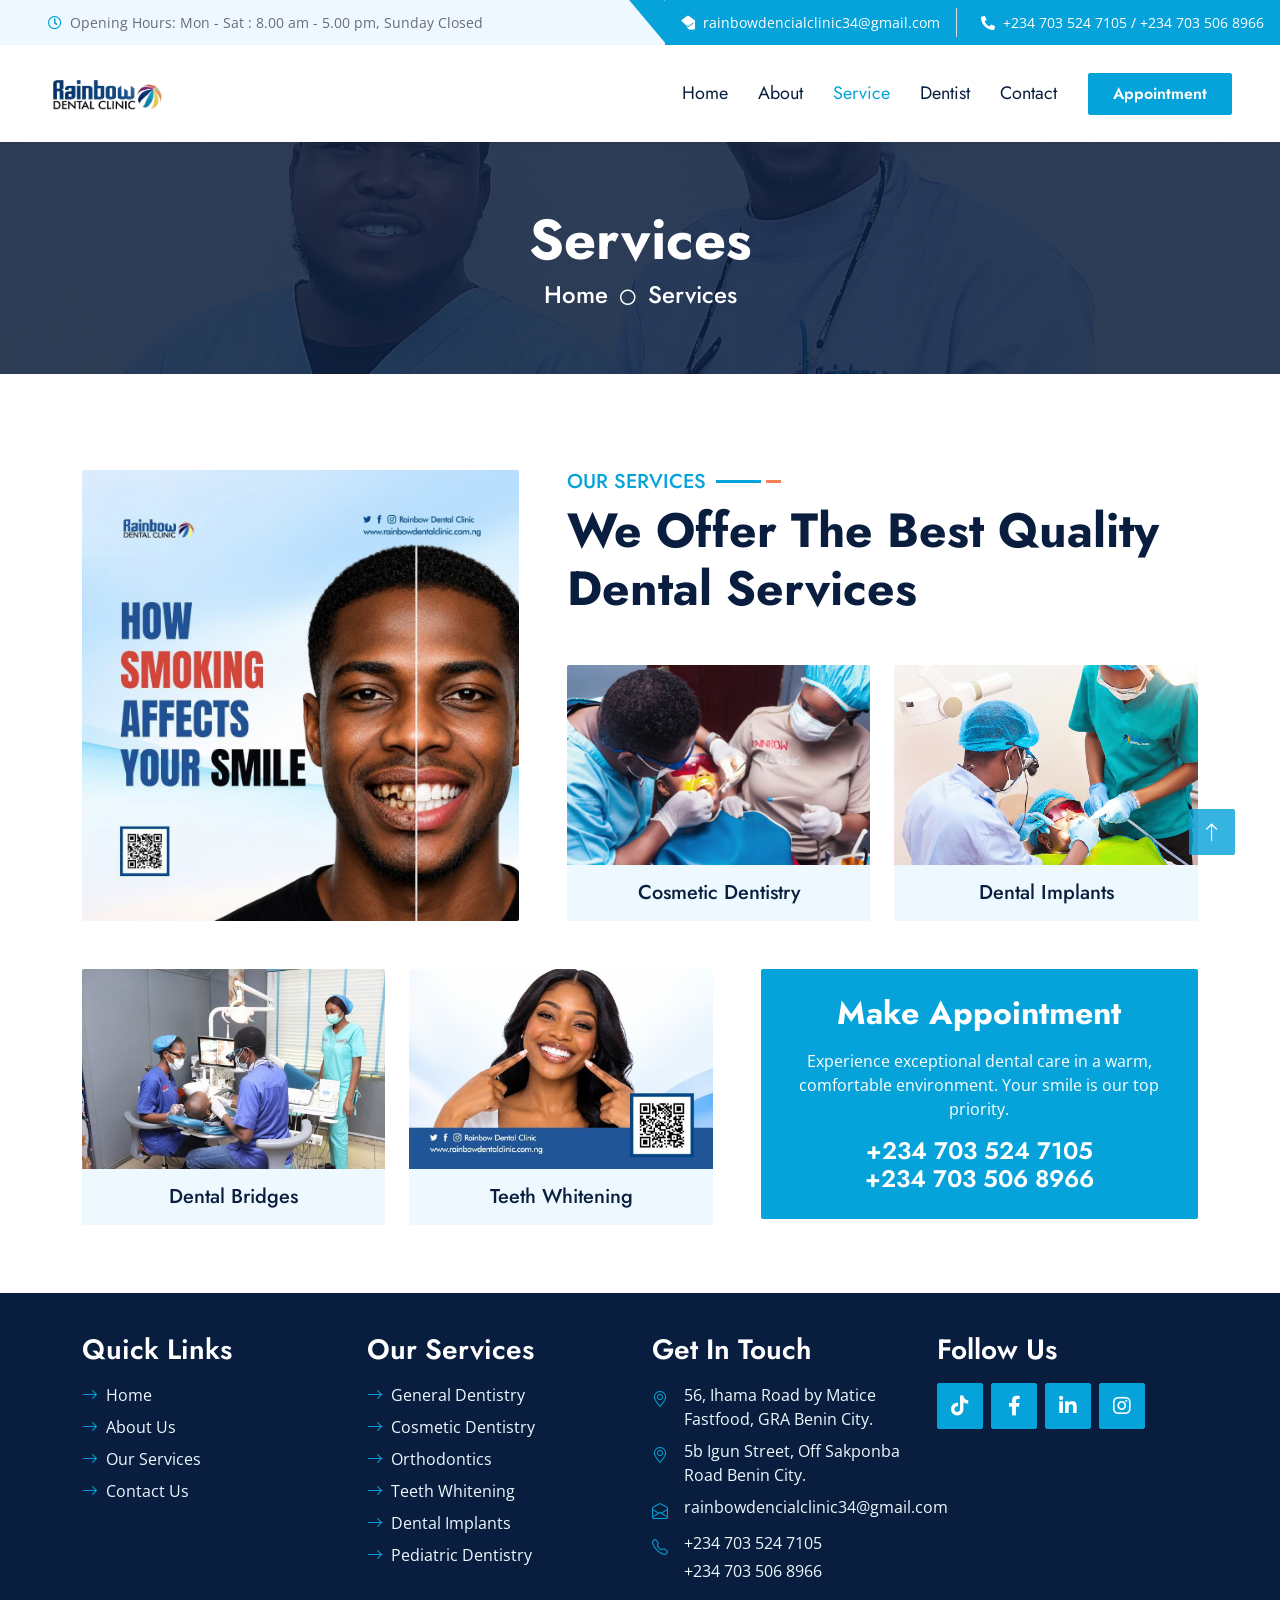
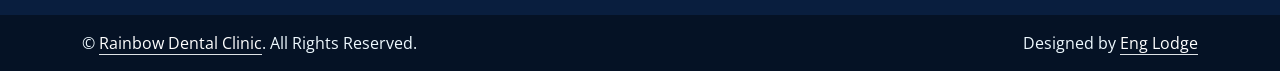
<file: service.html>
<!DOCTYPE html>
<html lang="en">

<head>
    <meta charset="utf-8">
    <title>Rainbow Dental Clinic</title>
    <meta content="width=device-width, initial-scale=1.0, maximum-scale=5.0" name="viewport">
    <meta content="Dental Clinic, Dentist, Benin City, Rainbow Dental Clinic" name="keywords">
    <meta content="Professional and compassionate dental care in Benin City. Book your appointment today." name="description">

    <!-- Favicon -->
    <link href="img/favicon.png" rel="icon" type="image/png">

    <!-- Google Web Fonts -->
    <link rel="preconnect" href="https://fonts.gstatic.com">
    <link href="https://fonts.googleapis.com/css2?family=Jost:wght@500;600;700&family=Open+Sans:wght@400;600&display=swap" rel="stylesheet"> 

    <!-- Icon Font Stylesheet -->
    <link href="https://cdnjs.cloudflare.com/ajax/libs/font-awesome/5.10.0/css/all.min.css" rel="stylesheet">
    <link href="https://cdn.jsdelivr.net/npm/bootstrap-icons@1.4.1/font/bootstrap-icons.css" rel="stylesheet">

    <!-- Libraries Stylesheet -->
    <link href="lib/animate/animate.min.css" rel="stylesheet">

    <!-- Customized Bootstrap Stylesheet -->
    <link href="css/bootstrap.min.css" rel="stylesheet">

    <!-- Template Stylesheet -->
    <link href="css/style.css" rel="stylesheet">

</head>

<body>
    <!-- Spinner Start -->
    <div id="spinner" class="show bg-white position-fixed translate-middle w-100 vh-100 top-50 start-50 d-flex align-items-center justify-content-center">
        <div class="spinner-grow text-primary m-1" role="status">
            <span class="sr-only">Loading...</span>
        </div>
        <div class="spinner-grow text-dark m-1" role="status">
            <span class="sr-only">Loading...</span>
        </div>
        <div class="spinner-grow text-secondary m-1" role="status">
            <span class="sr-only">Loading...</span>
        </div>
    </div>
    <!-- Spinner End -->

        <!-- Topbar Start (Hidden on mobile by default, which is best practice) -->
    <div class="container-fluid bg-light ps-3 ps-lg-5 pe-0 d-none d-lg-block">
        <div class="row gx-0 align-items-center">
            <!-- Opening Hours -->
            <div class="col-lg-6 text-center text-lg-start mb-2 mb-lg-0">
                <div class="d-inline-flex align-items-center">
                    <small class="py-2">
                        <i class="far fa-clock text-primary me-2"></i>Opening Hours: Mon - Sat : 8.00 am - 5.00 pm, Sunday Closed
                    </small>
                </div>
            </div>
            
            <!-- Email & Phone -->
            <div class="col-lg-6 text-center text-lg-end">
                <div class="position-relative d-inline-flex flex-wrap align-items-center justify-content-center justify-content-lg-end bg-primary text-white top-shape px-3 py-2">
                    <div class="me-3 pe-3 border-end border-white-50 py-1">
                        <!-- text-break ensures the long email wraps cleanly without overflowing -->
                        <p class="m-0 small text-break">
                            <i class="fa fa-envelope-open me-2"></i>rainbowdencialclinic34@gmail.com
                        </p>
                    </div>
                    <div class="py-1 ps-2">
                        <!-- text-nowrap keeps the phone numbers on a single, clean line -->
                        <p class="m-0 small text-nowrap">
                            <i class="fa fa-phone-alt me-2"></i>+234 703 524 7105 / +234 703 506 8966
                        </p>
                    </div>
                </div>
            </div>
        </div>
    </div>
    <!-- Topbar End -->

    <!-- Navbar Start -->
    <nav class="navbar navbar-expand-lg bg-white navbar-light shadow-sm px-3 px-lg-5 py-3 py-lg-0">
        <a href="index.html" class="navbar-brand p-0 d-flex align-items-center">
            <img src="img/logo.png.png" alt="Rainbow Logo" style="height: 75px; width: auto; margin-right: 12px;">
            <!-- <h1 class="m-0 text-primary" style="font-size: 1.25rem;">Rainbow Dental Clinic</h1> -->
        </a>
        <button class="navbar-toggler" type="button" data-bs-toggle="collapse" data-bs-target="#navbarCollapse">
            <span class="navbar-toggler-icon"></span>
        </button>
        <div class="collapse navbar-collapse" id="navbarCollapse">
            <div class="navbar-nav ms-auto py-0">
                <a href="index.html" class="nav-item nav-link ">Home</a>
                <a href="about.html" class="nav-item nav-link">About</a>
                <a href="service.html" class="nav-item nav-link active">Service</a>
                <a href="team.html" class="nav-item nav-link">Dentist</a>
                <a href="contact.html" class="nav-item nav-link">Contact</a>
            </div>
            <a href="appointment.html" class="btn btn-primary py-2 px-4 ms-lg-3 mt-3 mt-lg-0">Appointment</a>
        </div>
    </nav>
    <!-- Navbar End -->

    <!-- Hero Start -->
    <!-- Changed py-5 to py-4 py-lg-5 for better mobile spacing -->
    <div class="container-fluid bg-primary py-4 py-lg-5 hero-header mb-5">
        <div class="row py-3">
            <div class="col-12 text-center">
                <h1 class="display-4 display-md-3 text-white animated zoomIn hero-display-text">Services</h1>
                <a href="index.html" class="h4 text-white">Home</a>
                <i class="far fa-circle text-white px-2"></i>
                <a href="#" class="h4 text-white">Services</a>
            </div>
        </div>
    </div>
    <!-- Hero End -->

    <!-- Service Start - FIXED MOBILE ORDER -->
    <div class="container-fluid py-5 wow fadeInUp" data-wow-delay="0.1s">
        <div class="container service-mobile-container">
            <!-- Row 1 -->
            <div class="row g-5 mb-5 service-row-1">
                <div class="col-lg-5 service-img-col wow zoomIn order-2 order-lg-1" data-wow-delay="0.3s" style="min-height: 400px;">
                    <div class="h-100 position-relative">
                        <img class="w-100 h-100 rounded" src="img/image_002.jpg" style="object-fit: cover; min-height:400px;">
                    </div>
                </div>
                <div class="col-lg-7 order-1 order-lg-2">
                    <div class="section-title mb-5 wow fadeInUp" data-wow-delay="0.1s">
                        <h5 class="position-relative d-inline-block text-primary text-uppercase">Our Services</h5>
                        <h1 class="display-5 mb-0">We Offer The Best Quality Dental Services</h1>
                    </div>
                    <div class="row g-4">
                        <div class="col-6 service-item wow zoomIn" data-wow-delay="0.6s">
                            <div class="rounded-top overflow-hidden">
                                <img class="img-fluid w-100" src="img/cosmetic.jpg" alt="" style="height:200px; object-fit: cover;">
                            </div>
                            <div class="position-relative bg-light rounded-bottom text-center p-3">
                                <h5 class="m-0">Cosmetic Dentistry</h5>
                            </div>
                        </div>
                        <div class="col-6 service-item wow zoomIn" data-wow-delay="0.9s">
                            <div class="rounded-top overflow-hidden">
                                <img class="img-fluid w-100" src="img/images_07.jpg" alt="" style="height:200px; object-fit: cover;">
                            </div>
                            <div class="position-relative bg-light rounded-bottom text-center p-3">
                                <h5 class="m-0">Dental Implants</h5>
                            </div>
                        </div>
                    </div>
                </div>
            </div>
            <!-- Row 2 -->
            <div class="row g-5 wow fadeInUp service-row-2" data-wow-delay="0.1s">
                <div class="col-lg-7 order-1 order-lg-1">
                    <div class="row g-4">
                        <div class="col-6 service-item wow zoomIn" data-wow-delay="0.3s">
                            <div class="rounded-top overflow-hidden">
                                <img class="img-fluid w-100" src="img/image_01.jpg" alt="" style="height:200px; object-fit: cover;">
                            </div>
                            <div class="position-relative bg-light rounded-bottom text-center p-3">
                                <h5 class="m-0">Dental Bridges</h5>
                            </div>
                        </div>
                        <div class="col-6 service-item wow zoomIn" data-wow-delay="0.6s">
                            <div class="rounded-top overflow-hidden">
                                <img class="img-fluid w-100" src="img/teeth.jpg" alt="" style="height:200px; object-fit: cover;">
                            </div>
                            <div class="position-relative bg-light rounded-bottom text-center p-3">
                                <h5 class="m-0">Teeth Whitening</h5>
                            </div>
                        </div>
                    </div>
                </div>
                <div class="col-lg-5 service-item wow zoomIn order-2 order-lg-2 service-phone-col" data-wow-delay="0.9s">
                    <div class="position-relative bg-primary rounded d-flex flex-column align-items-center justify-content-center text-center p-4" style="min-height: 250px; height: 100%;">                        <h2 class="text-white mb-3">Make Appointment</h2>
                        <p class="text-white mb-3">Experience exceptional dental care in a warm, comfortable environment. Your smile is our top priority.</p>
                        <h4 class="text-white mb-0">+234 703 524 7105</h4> 
                        <h4 class="text-white mb-0">+234 703 506 8966</h4>
                    </div>
                </div>
            </div>
        </div>
    </div>
    <!-- Service End -->

    <!-- Footer Start -->
    <div class="container-fluid bg-dark text-light py-4 wow fadeInUp" data-wow-delay="0.3s" style="margin-top: 20px;">
        <div class="container pt-3">
            <div class="row g-4">
                
                <!-- 1. Quick Links -->
                <div class="col-lg-3 col-md-6">
                    <h3 class="text-white mb-3">Quick Links</h3>
                    <div class="d-flex flex-column justify-content-start">
                        <a class="text-light mb-2" href="#"><i class="bi bi-arrow-right text-primary me-2"></i>Home</a>
                        <a class="text-light mb-2" href="#"><i class="bi bi-arrow-right text-primary me-2"></i>About Us</a>
                        <a class="text-light mb-2" href="service.html"><i class="bi bi-arrow-right text-primary me-2"></i>Our Services</a>
                        <a class="text-light" href="#"><i class="bi bi-arrow-right text-primary me-2"></i>Contact Us</a>
                    </div>
                </div>

                <!-- 2. Popular Links -->
                <div class="col-lg-3 col-md-6">
                    <h3 class="text-white mb-3">Our Services</h3>
                    <div class="d-flex flex-column justify-content-start">
                        <a class="text-light mb-2" href="#"><i class="bi bi-arrow-right text-primary me-2"></i>General Dentistry</a>
                        <a class="text-light mb-2" href="#"><i class="bi bi-arrow-right text-primary me-2"></i>Cosmetic Dentistry</a>
                        <a class="text-light mb-2" href="#"><i class="bi bi-arrow-right text-primary me-2"></i>Orthodontics</a>
                        <a class="text-light mb-2" href="#"><i class="bi bi-arrow-right text-primary me-2"></i>Teeth Whitening</a>
                        <a class="text-light mb-2" href="#"><i class="bi bi-arrow-right text-primary me-2"></i>Dental Implants</a>
                        <a class="text-light" href="#"><i class="bi bi-arrow-right text-primary me-2"></i>Pediatric Dentistry</a>
                    </div>
                </div>

                <!-- 3. Get In Touch -->
                <div class="col-lg-3 col-md-6">
                    <h3 class="text-white mb-3">Get In Touch</h3>
                    <div class="d-flex flex-column">
                        <div class="d-flex align-items-start mb-2">
                            <i class="bi bi-geo-alt text-primary me-3 mt-1"></i>
                            <p class="text-light mb-0">56, Ihama Road by Matice Fastfood, GRA Benin City.</p>
                        </div>
                        <div class="d-flex align-items-start mb-2">
                            <i class="bi bi-geo-alt text-primary me-3 mt-1"></i>
                            <p class="text-light mb-0">5b Igun Street, Off Sakponba Road Benin City.</p>
                        </div>
                        <div class="d-flex align-items-start mb-2">
                            <i class="bi bi-envelope-open text-primary me-3 mt-1"></i>
                            <p class="text-light mb-0">rainbowdencialclinic34@gmail.com</p>
                        </div>
                        <div class="d-flex align-items-start mb-2">
                            <i class="bi bi-telephone text-primary me-3 mt-1"></i>
                            <div>
                                <p class="text-light mb-1">+234 703 524 7105</p>
                                <p class="text-light mb-0">+234 703 506 8966</p>
                            </div>
                        </div>
                    </div>
                </div>

                <!-- 4. Follow Us -->
                <div class="col-lg-3 col-md-6">
                    <h3 class="text-white mb-3">Follow Us</h3>
                    <div class="d-flex">
                        <a class="btn btn-lg btn-primary btn-lg-square rounded me-2" href="https://www.tiktok.com/@rainbowdentalclinic"><i class="fab fa-tiktok fw-normal"></i></a>
                        <a class="btn btn-lg btn-primary btn-lg-square rounded me-2" href="https://www.facebook.com/rainbowdentalclinic34/"><i class="fab fa-facebook-f fw-normal"></i></a>
                        <a class="btn btn-lg btn-primary btn-lg-square rounded me-2" href="#"><i class="fab fa-linkedin-in fw-normal"></i></a>
                        <a class="btn btn-lg btn-primary btn-lg-square rounded" href="https://www.instagram.com/rainbowdentalclinic/"><i class="fab fa-instagram fw-normal"></i></a>
                    </div>
                </div>

            </div>
        </div>
    </div>

    <!-- Copyright Section -->
    <div class="container-fluid text-light py-3" style="background: #051225;">
        <div class="container">
            <div class="row g-0">
                <div class="col-md-6 text-center text-md-start">
                    <p class="mb-md-0">&copy; <a class="text-white border-bottom" href="#">Rainbow Dental Clinic</a>. All Rights Reserved.</p>
                </div>
                <div class="col-md-6 text-center text-md-end">
                    <p class="mb-0">Designed by <a class="text-white border-bottom" href="https://htmlcodex.com">Eng Lodge</a></p>
                </div>
            </div>
        </div>
    </div>
    <!-- Footer End -->

    <!-- Back to Top -->
    <a href="#" class="btn btn-lg btn-primary btn-lg-square rounded back-to-top"><i class="bi bi-arrow-up"></i></a>

    <!-- JavaScript Libraries -->
    <script src="https://code.jquery.com/jquery-3.4.1.min.js"></script>
    <script src="https://cdn.jsdelivr.net/npm/bootstrap@5.0.0/dist/js/bootstrap.bundle.min.js"></script>
    <script src="lib/wow/wow.min.js"></script>
    <script src="lib/easing/easing.min.js"></script>
    <script src="lib/waypoints/waypoints.min.js"></script>

    <!-- Template Javascript -->
    <script src="js/main.js"></script>
</body>
</html>
</file>
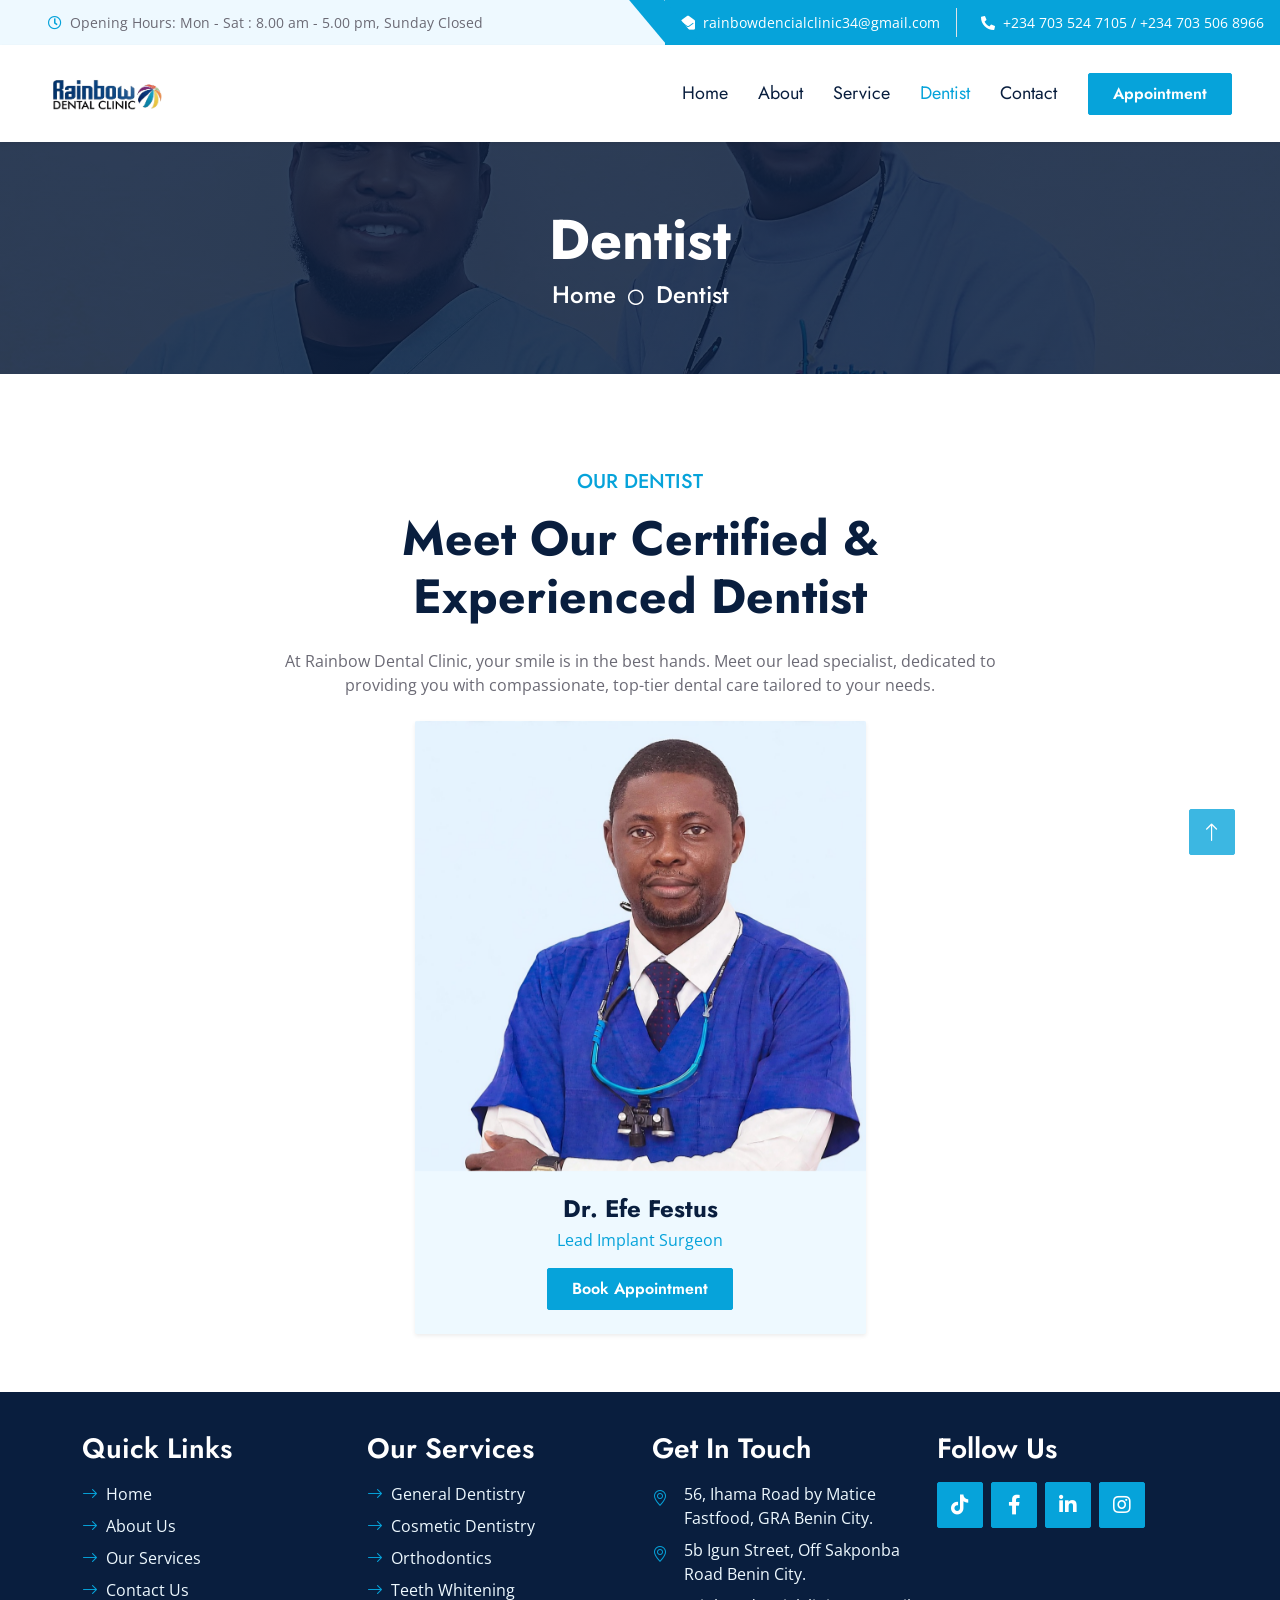
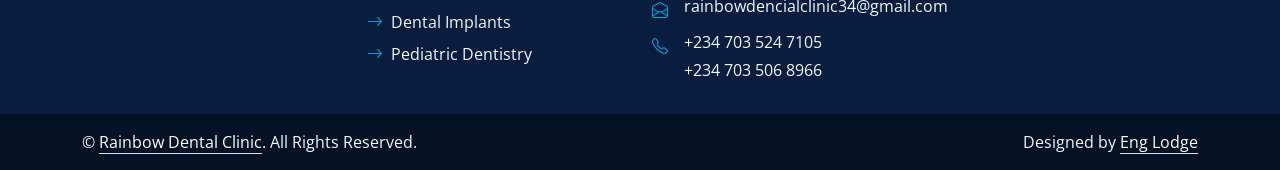
<file: team.html>
<!DOCTYPE html>
<html lang="en">

<head>
    <meta charset="utf-8">
    <title>Rainbow Dental Clinic</title>
    <meta content="width=device-width, initial-scale=1.0, maximum-scale=5.0" name="viewport">
    <meta content="Dental Clinic, Dentist, Benin City, Rainbow Dental Clinic" name="keywords">
    <meta content="Professional and compassionate dental care in Benin City. Book your appointment today." name="description">

    <!-- Favicon -->
    <link href="img/favicon.png" rel="icon" type="image/png">

    <!-- Google Web Fonts -->
    <link rel="preconnect" href="https://fonts.gstatic.com">
    <link href="https://fonts.googleapis.com/css2?family=Jost:wght@500;600;700&family=Open+Sans:wght@400;600&display=swap" rel="stylesheet"> 

    <!-- Icon Font Stylesheet -->
    <link href="https://cdnjs.cloudflare.com/ajax/libs/font-awesome/5.10.0/css/all.min.css" rel="stylesheet">
    <link href="https://cdn.jsdelivr.net/npm/bootstrap-icons@1.4.1/font/bootstrap-icons.css" rel="stylesheet">

    <!-- Libraries Stylesheet -->
    <link href="lib/animate/animate.min.css" rel="stylesheet">

    <!-- Customized Bootstrap Stylesheet -->
    <link href="css/bootstrap.min.css" rel="stylesheet">

    <!-- Template Stylesheet -->
    <link href="css/style.css" rel="stylesheet">

</head>

<body>
    <!-- Spinner Start -->
    <div id="spinner" class="show bg-white position-fixed translate-middle w-100 vh-100 top-50 start-50 d-flex align-items-center justify-content-center">
        <div class="spinner-grow text-primary m-1" role="status">
            <span class="sr-only">Loading...</span>
        </div>
        <div class="spinner-grow text-dark m-1" role="status">
            <span class="sr-only">Loading...</span>
        </div>
        <div class="spinner-grow text-secondary m-1" role="status">
            <span class="sr-only">Loading...</span>
        </div>
    </div>
    <!-- Spinner End -->

        <!-- Topbar Start (Hidden on mobile by default, which is best practice) -->
    <div class="container-fluid bg-light ps-3 ps-lg-5 pe-0 d-none d-lg-block">
        <div class="row gx-0 align-items-center">
            <!-- Opening Hours -->
            <div class="col-lg-6 text-center text-lg-start mb-2 mb-lg-0">
                <div class="d-inline-flex align-items-center">
                    <small class="py-2">
                        <i class="far fa-clock text-primary me-2"></i>Opening Hours: Mon - Sat : 8.00 am - 5.00 pm, Sunday Closed
                    </small>
                </div>
            </div>
            
            <!-- Email & Phone -->
            <div class="col-lg-6 text-center text-lg-end">
                <div class="position-relative d-inline-flex flex-wrap align-items-center justify-content-center justify-content-lg-end bg-primary text-white top-shape px-3 py-2">
                    <div class="me-3 pe-3 border-end border-white-50 py-1">
                        <!-- text-break ensures the long email wraps cleanly without overflowing -->
                        <p class="m-0 small text-break">
                            <i class="fa fa-envelope-open me-2"></i>rainbowdencialclinic34@gmail.com
                        </p>
                    </div>
                    <div class="py-1 ps-2">
                        <!-- text-nowrap keeps the phone numbers on a single, clean line -->
                        <p class="m-0 small text-nowrap">
                            <i class="fa fa-phone-alt me-2"></i>+234 703 524 7105 / +234 703 506 8966
                        </p>
                    </div>
                </div>
            </div>
        </div>
    </div>
    <!-- Topbar End -->

    <!-- Navbar Start -->
    <nav class="navbar navbar-expand-lg bg-white navbar-light shadow-sm px-3 px-lg-5 py-3 py-lg-0">
        <a href="index.html" class="navbar-brand p-0 d-flex align-items-center">
            <img src="img/logo.png.png" alt="Rainbow Logo" style="height: 75px; width: auto; margin-right: 12px;">
            <!-- <h1 class="m-0 text-primary" style="font-size: 1.25rem;">Rainbow Dental Clinic</h1> -->
        </a>
        <button class="navbar-toggler" type="button" data-bs-toggle="collapse" data-bs-target="#navbarCollapse">
            <span class="navbar-toggler-icon"></span>
        </button>
        <div class="collapse navbar-collapse" id="navbarCollapse">
            <div class="navbar-nav ms-auto py-0">
                <a href="index.html" class="nav-item nav-link ">Home</a>
                <a href="about.html" class="nav-item nav-link">About</a>
                <a href="service.html" class="nav-item nav-link">Service</a>
                <a href="team.html" class="nav-item nav-link active">Dentist</a>
                <a href="contact.html" class="nav-item nav-link">Contact</a>
            </div>
            <a href="appointment.html" class="btn btn-primary py-2 px-4 ms-lg-3 mt-3 mt-lg-0">Appointment</a>
        </div>
    </nav>
    <!-- Navbar End -->

    <!-- Hero Start -->
    <!-- Changed py-5 to py-4 py-lg-5 for better mobile spacing -->
    <div class="container-fluid bg-primary py-4 py-lg-5 hero-header mb-5">
        <div class="row py-3">
            <div class="col-12 text-center">
                <h1 class="display-4 display-md-3 text-white animated zoomIn hero-display-text">Dentist</h1>
                <a href="index.html" class="h4 text-white">Home</a>
                <i class="far fa-circle text-white px-2"></i>
                <a href="#" class="h4 text-white">Dentist</a>
            </div>
        </div>
    </div>
    <!-- Hero End -->

    <!-- Team Start (Centered Layout Preserved) -->
    <div class="container-fluid py-5">
        <div class="container">
            
            <!-- 1. Centered Heading & Description -->
            <div class="row justify-content-center">
                <div class="col-lg-8 text-center wow slideInUp" data-wow-delay="0.1s">
                    <h5 class="position-relative d-inline-block text-primary text-uppercase mb-3">Our Dentist</h5>
                    <h1 class="display-5 mb-4">Meet Our Certified & Experienced Dentist</h1>
                    <p class="mb-4">At Rainbow Dental Clinic, your smile is in the best hands. Meet our lead specialist, dedicated to providing you with compassionate, top-tier dental care tailored to your needs.</p>
                </div>
            </div>
            
            <!-- 2. Centered Single Doctor Card (Perfect Portrait Proportion) -->
            <div class="row justify-content-center">
                <div class="col-lg-5 col-md-8 wow slideInUp" data-wow-delay="0.3s">
                    <div class="team-item bg-light rounded overflow-hidden shadow-sm">
                        <div class="position-relative">
                            <!-- Added team-img-mobile class for responsive height adjustment -->
                            <img class="img-fluid w-100 team-img-mobile" src="img/Dr.Efe.jpg" alt="Dr. Efe Festus" style="height: 450px; object-fit: cover; object-position: top center;">
                        </div>
                        <div class="text-center p-4">
                            <h4 class="mb-1 fw-bold">Dr. Efe Festus</h4>
                            <p class="text-primary mb-3">Lead Implant Surgeon</p>
                            <a href="appointment.html" class="btn btn-primary py-2 px-4">Book Appointment</a>
                        </div>
                    </div>
                </div>
            </div>

        </div>
    </div>
    <!-- Team End -->
   
    <!-- Footer Start -->
    <div class="container-fluid bg-dark text-light py-4 wow fadeInUp" data-wow-delay="0.3s" style="margin-top: 10px;">
        <div class="container pt-3">
            <div class="row g-4">
                
                <!-- 1. Quick Links -->
                <div class="col-lg-3 col-md-6">
                    <h3 class="text-white mb-3">Quick Links</h3>
                    <div class="d-flex flex-column justify-content-start">
                        <a class="text-light mb-2" href="#"><i class="bi bi-arrow-right text-primary me-2"></i>Home</a>
                        <a class="text-light mb-2" href="#"><i class="bi bi-arrow-right text-primary me-2"></i>About Us</a>
                        <a class="text-light mb-2" href="#"><i class="bi bi-arrow-right text-primary me-2"></i>Our Services</a>
                        <a class="text-light" href="#"><i class="bi bi-arrow-right text-primary me-2"></i>Contact Us</a>
                    </div>
                </div>

                <!-- 2. Popular Links -->
                <div class="col-lg-3 col-md-6">
                    <h3 class="text-white mb-3">Our Services</h3>
                    <div class="d-flex flex-column justify-content-start">
                        <a class="text-light mb-2" href="#"><i class="bi bi-arrow-right text-primary me-2"></i>General Dentistry</a>
                        <a class="text-light mb-2" href="#"><i class="bi bi-arrow-right text-primary me-2"></i>Cosmetic Dentistry</a>
                        <a class="text-light mb-2" href="#"><i class="bi bi-arrow-right text-primary me-2"></i>Orthodontics</a>
                        <a class="text-light mb-2" href="#"><i class="bi bi-arrow-right text-primary me-2"></i>Teeth Whitening</a>
                        <a class="text-light mb-2" href="#"><i class="bi bi-arrow-right text-primary me-2"></i>Dental Implants</a>
                        <a class="text-light" href="#"><i class="bi bi-arrow-right text-primary me-2"></i>Pediatric Dentistry</a>
                    </div>
                </div>

                <!-- 3. Get In Touch -->
                <div class="col-lg-3 col-md-6">
                    <h3 class="text-white mb-3">Get In Touch</h3>
                    <div class="d-flex flex-column">
                        <div class="d-flex align-items-start mb-2">
                            <i class="bi bi-geo-alt text-primary me-3 mt-1"></i>
                            <p class="text-light mb-0">56, Ihama Road by Matice Fastfood, GRA Benin City.</p>
                        </div>
                        <div class="d-flex align-items-start mb-2">
                            <i class="bi bi-geo-alt text-primary me-3 mt-1"></i>
                            <p class="text-light mb-0">5b Igun Street, Off Sakponba Road Benin City.</p>
                        </div>
                        <div class="d-flex align-items-start mb-2">
                            <i class="bi bi-envelope-open text-primary me-3 mt-1"></i>
                            <p class="text-light mb-0">rainbowdencialclinic34@gmail.com</p>
                        </div>
                        <div class="d-flex align-items-start mb-2">
                            <i class="bi bi-telephone text-primary me-3 mt-1"></i>
                            <div>
                                <p class="text-light mb-1">+234 703 524 7105</p>
                                <p class="text-light mb-0">+234 703 506 8966</p>
                            </div>
                        </div>
                    </div>
                </div>

                <!-- 4. Follow Us -->
                <div class="col-lg-3 col-md-6">
                    <h3 class="text-white mb-3">Follow Us</h3>
                    <div class="d-flex">
                        <a class="btn btn-lg btn-primary btn-lg-square rounded me-2" href="https://www.tiktok.com/@rainbowdentalclinic"><i class="fab fa-tiktok fw-normal"></i></a>
                        <a class="btn btn-lg btn-primary btn-lg-square rounded me-2" href="https://www.facebook.com/rainbowdentalclinic34/"><i class="fab fa-facebook-f fw-normal"></i></a>
                        <a class="btn btn-lg btn-primary btn-lg-square rounded me-2" href="#"><i class="fab fa-linkedin-in fw-normal"></i></a>
                        <a class="btn btn-lg btn-primary btn-lg-square rounded" href="https://www.instagram.com/rainbowdentalclinic/"><i class="fab fa-instagram fw-normal"></i></a>
                    </div>
                </div>

            </div>
        </div>
    </div>

    <!-- Copyright Section -->
    <div class="container-fluid text-light py-3" style="background: #051225;">
        <div class="container">
            <div class="row g-0">
                <div class="col-md-6 text-center text-md-start">
                    <p class="mb-md-0">&copy; <a class="text-white border-bottom" href="#">Rainbow Dental Clinic</a>. All Rights Reserved.</p>
                </div>
                <div class="col-md-6 text-center text-md-end">
                    <p class="mb-0">Designed by <a class="text-white border-bottom" href="https://htmlcodex.com">Eng Lodge</a></p>
                </div>
            </div>
        </div>
    </div>
    <!-- Footer End -->

    <!-- Back to Top -->
    <a href="#" class="btn btn-lg btn-primary btn-lg-square rounded back-to-top"><i class="bi bi-arrow-up"></i></a>

    <!-- JavaScript Libraries -->
    <script src="https://code.jquery.com/jquery-3.4.1.min.js"></script>
    <script src="https://cdn.jsdelivr.net/npm/bootstrap@5.0.0/dist/js/bootstrap.bundle.min.js"></script>
    <script src="lib/wow/wow.min.js"></script>
    <script src="lib/easing/easing.min.js"></script>
    <script src="lib/waypoints/waypoints.min.js"></script>

    <!-- Template Javascript -->
    <script src="js/main.js"></script>
</body>
</html>
</file>
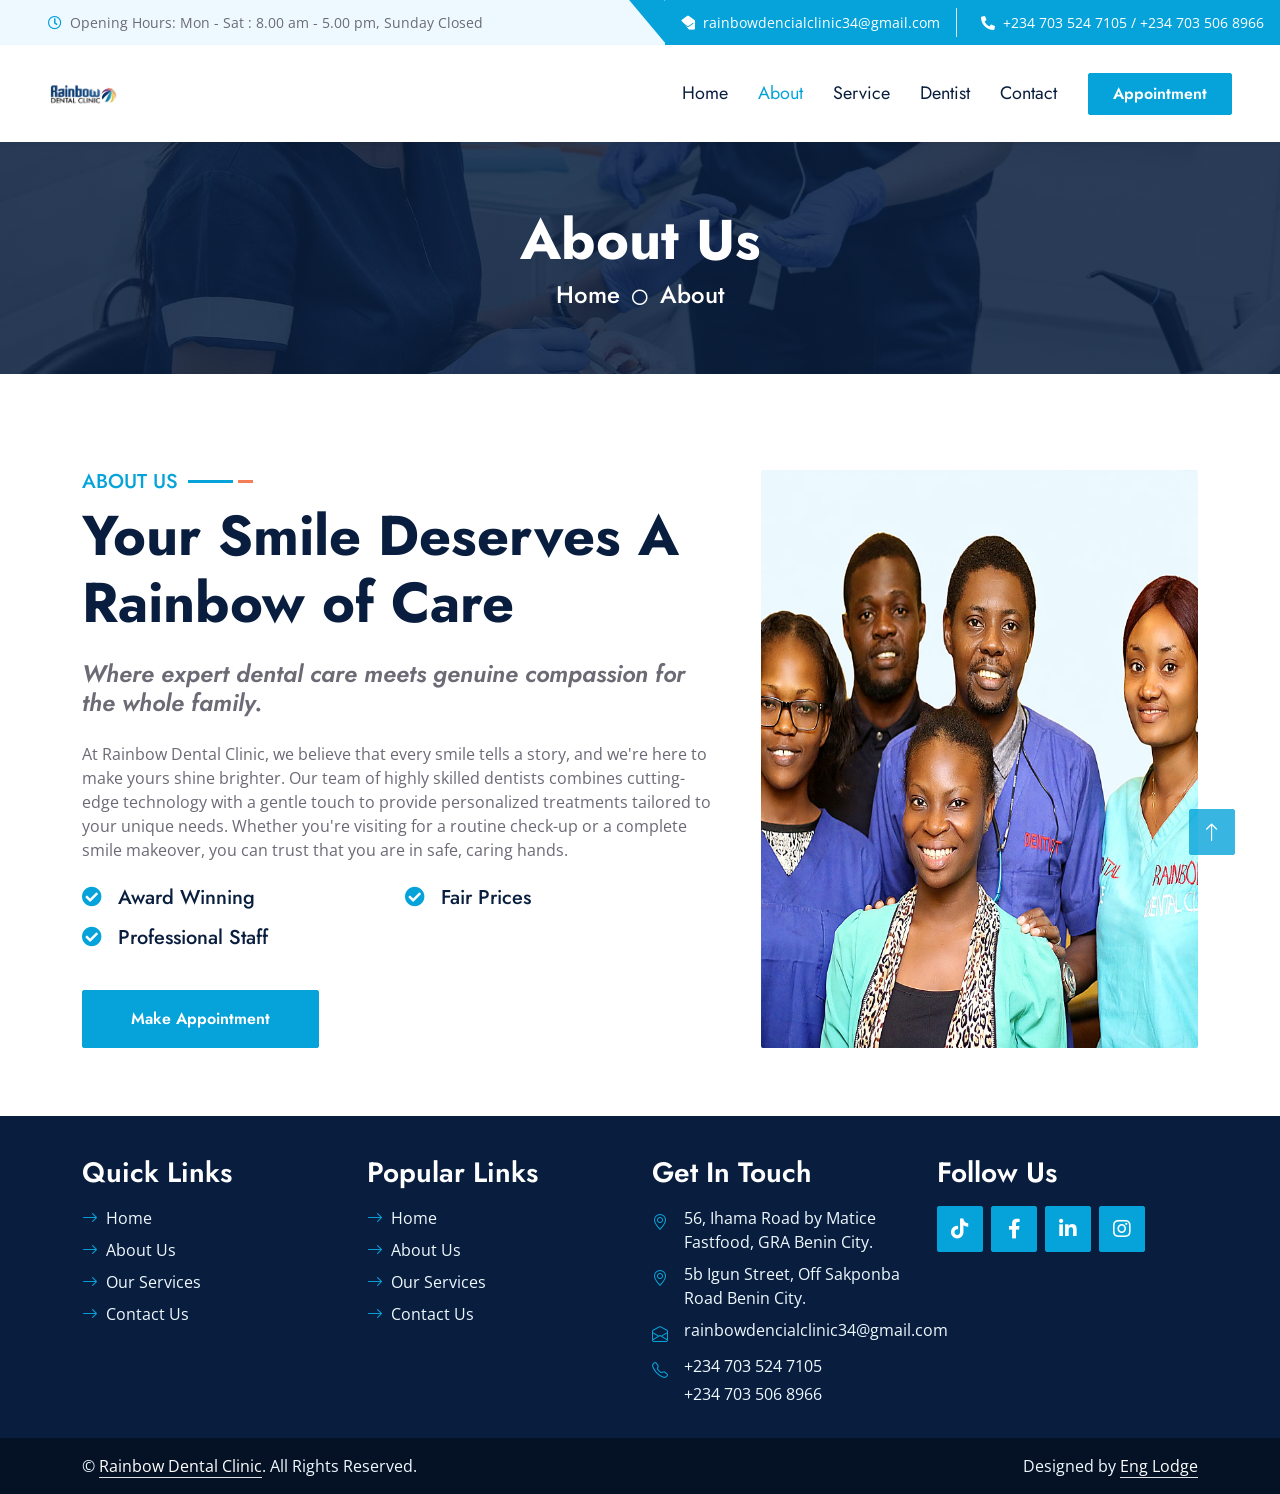
<file: Rainbow Dentist Clinic/about.html>
<!DOCTYPE html>
<html lang="en">

<head>
    <meta charset="utf-8">
    <title>Rainbow Dental Clinic</title>
    <meta content="width=device-width, initial-scale=1.0, maximum-scale=5.0" name="viewport">
    <meta content="Dental Clinic, Dentist, Benin City, Rainbow Dental Clinic" name="keywords">
    <meta content="Professional and compassionate dental care in Benin City. Book your appointment today." name="description">

    <!-- Favicon -->
    <link href="img/favicon.png" rel="icon" type="image/png">

    <!-- Google Web Fonts -->
    <link rel="preconnect" href="https://fonts.gstatic.com">
    <link href="https://fonts.googleapis.com/css2?family=Jost:wght@500;600;700&family=Open+Sans:wght@400;600&display=swap" rel="stylesheet"> 

    <!-- Icon Font Stylesheet -->
    <link href="https://cdnjs.cloudflare.com/ajax/libs/font-awesome/5.10.0/css/all.min.css" rel="stylesheet">
    <link href="https://cdn.jsdelivr.net/npm/bootstrap-icons@1.4.1/font/bootstrap-icons.css" rel="stylesheet">

    <!-- Libraries Stylesheet -->
    <link href="lib/animate/animate.min.css" rel="stylesheet">

    <!-- Customized Bootstrap Stylesheet -->
    <link href="css/bootstrap.min.css" rel="stylesheet">

    <!-- Template Stylesheet -->
    <link href="css/style.css" rel="stylesheet">

</head>

<body>
    <!-- Spinner Start -->
    <div id="spinner" class="show bg-white position-fixed translate-middle w-100 vh-100 top-50 start-50 d-flex align-items-center justify-content-center">
        <div class="spinner-grow text-primary m-1" role="status">
            <span class="sr-only">Loading...</span>
        </div>
        <div class="spinner-grow text-dark m-1" role="status">
            <span class="sr-only">Loading...</span>
        </div>
        <div class="spinner-grow text-secondary m-1" role="status">
            <span class="sr-only">Loading...</span>
        </div>
    </div>
    <!-- Spinner End -->

        <!-- Topbar Start (Hidden on mobile by default, which is best practice) -->
    <div class="container-fluid bg-light ps-3 ps-lg-5 pe-0 d-none d-lg-block">
        <div class="row gx-0 align-items-center">
            <!-- Opening Hours -->
            <div class="col-lg-6 text-center text-lg-start mb-2 mb-lg-0">
                <div class="d-inline-flex align-items-center">
                    <small class="py-2">
                        <i class="far fa-clock text-primary me-2"></i>Opening Hours: Mon - Sat : 8.00 am - 5.00 pm, Sunday Closed
                    </small>
                </div>
            </div>
            
            <!-- Email & Phone -->
            <div class="col-lg-6 text-center text-lg-end">
                <div class="position-relative d-inline-flex flex-wrap align-items-center justify-content-center justify-content-lg-end bg-primary text-white top-shape px-3 py-2">
                    <div class="me-3 pe-3 border-end border-white-50 py-1">
                        <!-- text-break ensures the long email wraps cleanly without overflowing -->
                        <p class="m-0 small text-break">
                            <i class="fa fa-envelope-open me-2"></i>rainbowdencialclinic34@gmail.com
                        </p>
                    </div>
                    <div class="py-1 ps-2">
                        <!-- text-nowrap keeps the phone numbers on a single, clean line -->
                        <p class="m-0 small text-nowrap">
                            <i class="fa fa-phone-alt me-2"></i>+234 703 524 7105 / +234 703 506 8966
                        </p>
                    </div>
                </div>
            </div>
        </div>
    </div>
    <!-- Topbar End -->

    <!-- Navbar Start -->
    <nav class="navbar navbar-expand-lg bg-white navbar-light shadow-sm px-3 px-lg-5 py-3 py-lg-0">
        <a href="index.html" class="navbar-brand p-0 d-flex align-items-center">
            <img src="img/logo.png.png" alt="Rainbow Logo" style="height: 45px; width: auto; margin-right: 12px;">
            <!-- <h1 class="m-0 text-primary" style="font-size: 1.25rem;">Rainbow Dental Clinic</h1> -->
        </a>
        <button class="navbar-toggler" type="button" data-bs-toggle="collapse" data-bs-target="#navbarCollapse">
            <span class="navbar-toggler-icon"></span>
        </button>
        <div class="collapse navbar-collapse" id="navbarCollapse">
            <div class="navbar-nav ms-auto py-0">
                <a href="index.html" class="nav-item nav-link ">Home</a>
                <a href="about.html" class="nav-item nav-link active">About</a>
                <a href="service.html" class="nav-item nav-link">Service</a>
                <a href="team.html" class="nav-item nav-link">Dentist</a>
                <a href="contact.html" class="nav-item nav-link">Contact</a>
            </div>
            <a href="appointment.html" class="btn btn-primary py-2 px-4 ms-lg-3 mt-3 mt-lg-0">Appointment</a>
        </div>
    </nav>
    <!-- Navbar End -->

    <!-- Hero Start -->
    <!-- Changed py-5 to py-4 py-lg-5 for better mobile spacing -->
    <div class="container-fluid bg-primary py-4 py-lg-5 hero-header mb-5">
        <div class="row py-3">
            <div class="col-12 text-center">
                <h1 class="display-4 display-md-3 text-white animated zoomIn hero-display-text">About Us</h1>
                <a href="index.html" class="h4 text-white">Home</a>
                <i class="far fa-circle text-white px-2"></i>
                <a href="#" class="h4 text-white">About</a>
            </div>
        </div>
    </div>
    <!-- Hero End -->

    <!-- About Start (Original Layout Preserved) -->
    <div class="container-fluid py-5 wow fadeInUp" data-wow-delay="0.1s">
        <div class="container">
            <div class="row g-5">
                <div class="col-lg-7">
                    <div class="section-title mb-4">
                        <h5 class="position-relative d-inline-block text-primary text-uppercase">About Us</h5>
                        <h1 class="display-4 mb-0">Your Smile Deserves A Rainbow of Care</h1>
                    </div>
                    
                    <!-- Updated short description -->
                    <h4 class="text-body fst-italic mb-4">Where expert dental care meets genuine compassion for the whole family.</h4>
                    
                    <!-- Updated main description -->
                    <p class="mb-4">At Rainbow Dental Clinic, we believe that every smile tells a story, and we're here to make yours shine brighter. Our team of highly skilled dentists combines cutting-edge technology with a gentle touch to provide personalized treatments tailored to your unique needs. Whether you're visiting for a routine check-up or a complete smile makeover, you can trust that you are in safe, caring hands.</p>
                    
                    <div class="row g-3">
                        <div class="col-sm-6 wow zoomIn" data-wow-delay="0.3s">
                            <h5 class="mb-3"><i class="fa fa-check-circle text-primary me-3"></i>Award Winning</h5>
                            <h5 class="mb-3"><i class="fa fa-check-circle text-primary me-3"></i>Professional Staff</h5>
                        </div>
                        <div class="col-sm-6 wow zoomIn" data-wow-delay="0.6s">
                            <h5 class="mb-3"><i class="fa fa-check-circle text-primary me-3"></i>Fair Prices</h5>
                        </div>
                    </div>
                    <a href="appointment.html" class="btn btn-primary py-3 px-5 mt-4 wow zoomIn" data-wow-delay="0.6s">Make Appointment</a>
                </div>
                
                <!-- Added about-img-col class for mobile height adjustment -->
                <div class="col-lg-5 about-img-col" style="min-height: 500px;">
                    <div class="position-relative h-100">
                        <img class="position-absolute w-100 h-100 rounded wow zoomIn" data-wow-delay="0.9s" src="img/about_13.jpg" style="object-fit: cover;">
                    </div>
                </div>
            </div>
        </div>
    </div>
    <!-- About End -->

    <!-- Footer Start -->
    <div class="container-fluid bg-dark text-light py-4 wow fadeInUp" data-wow-delay="0.3s" style="margin-top: 20px;">
        <div class="container pt-3">
            <div class="row g-4">
                
                <!-- 1. Quick Links -->
                <div class="col-lg-3 col-md-6">
                    <h3 class="text-white mb-3">Quick Links</h3>
                    <div class="d-flex flex-column justify-content-start">
                        <a class="text-light mb-2" href="index.html"><i class="bi bi-arrow-right text-primary me-2"></i>Home</a>
                        <a class="text-light mb-2" href="about.html"><i class="bi bi-arrow-right text-primary me-2"></i>About Us</a>
                        <a class="text-light mb-2" href="service.html"><i class="bi bi-arrow-right text-primary me-2"></i>Our Services</a>
                        <a class="text-light" href="contact.html"><i class="bi bi-arrow-right text-primary me-2"></i>Contact Us</a>
                    </div>
                </div>

                <!-- 2. Popular Links -->
                <div class="col-lg-3 col-md-6">
                    <h3 class="text-white mb-3">Popular Links</h3>
                    <div class="d-flex flex-column justify-content-start">
                        <a class="text-light mb-2" href="#"><i class="bi bi-arrow-right text-primary me-2"></i>Home</a>
                        <a class="text-light mb-2" href="#"><i class="bi bi-arrow-right text-primary me-2"></i>About Us</a>
                        <a class="text-light mb-2" href="#"><i class="bi bi-arrow-right text-primary me-2"></i>Our Services</a>
                        <a class="text-light" href="#"><i class="bi bi-arrow-right text-primary me-2"></i>Contact Us</a>
                    </div>
                </div>

                <!-- 3. Get In Touch -->
                <div class="col-lg-3 col-md-6">
                    <h3 class="text-white mb-3">Get In Touch</h3>
                    <div class="d-flex flex-column">
                        <div class="d-flex align-items-start mb-2">
                            <i class="bi bi-geo-alt text-primary me-3 mt-1"></i>
                            <p class="text-light mb-0">56, Ihama Road by Matice Fastfood, GRA Benin City.</p>
                        </div>
                        <div class="d-flex align-items-start mb-2">
                            <i class="bi bi-geo-alt text-primary me-3 mt-1"></i>
                            <p class="text-light mb-0">5b Igun Street, Off Sakponba Road Benin City.</p>
                        </div>
                        <div class="d-flex align-items-start mb-2">
                            <i class="bi bi-envelope-open text-primary me-3 mt-1"></i>
                            <p class="text-light mb-0">rainbowdencialclinic34@gmail.com</p>
                        </div>
                        <div class="d-flex align-items-start mb-2">
                            <i class="bi bi-telephone text-primary me-3 mt-1"></i>
                            <div>
                                <p class="text-light mb-1">+234 703 524 7105</p>
                                <p class="text-light mb-0">+234 703 506 8966</p>
                            </div>
                        </div>
                    </div>
                </div>

                <!-- 4. Follow Us -->
                <div class="col-lg-3 col-md-6">
                    <h3 class="text-white mb-3">Follow Us</h3>
                    <div class="d-flex">
                        <a class="btn btn-lg btn-primary btn-lg-square rounded me-2" href="https://www.tiktok.com/@rainbowdentalclinic"><i class="fab fa-tiktok fw-normal"></i></a>
                        <a class="btn btn-lg btn-primary btn-lg-square rounded me-2" href="https://www.facebook.com/rainbowdentalclinic34/"><i class="fab fa-facebook-f fw-normal"></i></a>
                        <a class="btn btn-lg btn-primary btn-lg-square rounded me-2" href="#"><i class="fab fa-linkedin-in fw-normal"></i></a>
                        <a class="btn btn-lg btn-primary btn-lg-square rounded" href="https://www.instagram.com/rainbowdentalclinic/"><i class="fab fa-instagram fw-normal"></i></a>
                    </div>
                </div>

            </div>
        </div>
    </div>

    <!-- Copyright Section -->
    <div class="container-fluid text-light py-3" style="background: #051225;">
        <div class="container">
            <div class="row g-0">
                <div class="col-md-6 text-center text-md-start">
                    <p class="mb-md-0">&copy; <a class="text-white border-bottom" href="#">Rainbow Dental Clinic</a>. All Rights Reserved.</p>
                </div>
                <div class="col-md-6 text-center text-md-end">
                    <p class="mb-0">Designed by <a class="text-white border-bottom" href="https://htmlcodex.com">Eng Lodge</a></p>
                </div>
            </div>
        </div>
    </div>
    <!-- Footer End -->

    <!-- Back to Top -->
    <a href="#" class="btn btn-lg btn-primary btn-lg-square rounded back-to-top"><i class="bi bi-arrow-up"></i></a>

    <!-- JavaScript Libraries -->
    <script src="https://code.jquery.com/jquery-3.4.1.min.js"></script>
    <script src="https://cdn.jsdelivr.net/npm/bootstrap@5.0.0/dist/js/bootstrap.bundle.min.js"></script>
    <script src="lib/wow/wow.min.js"></script>
    <script src="lib/easing/easing.min.js"></script>
    <script src="lib/waypoints/waypoints.min.js"></script>

    <!-- Template Javascript -->
    <script src="js/main.js"></script>
</body>
</html>
</file>
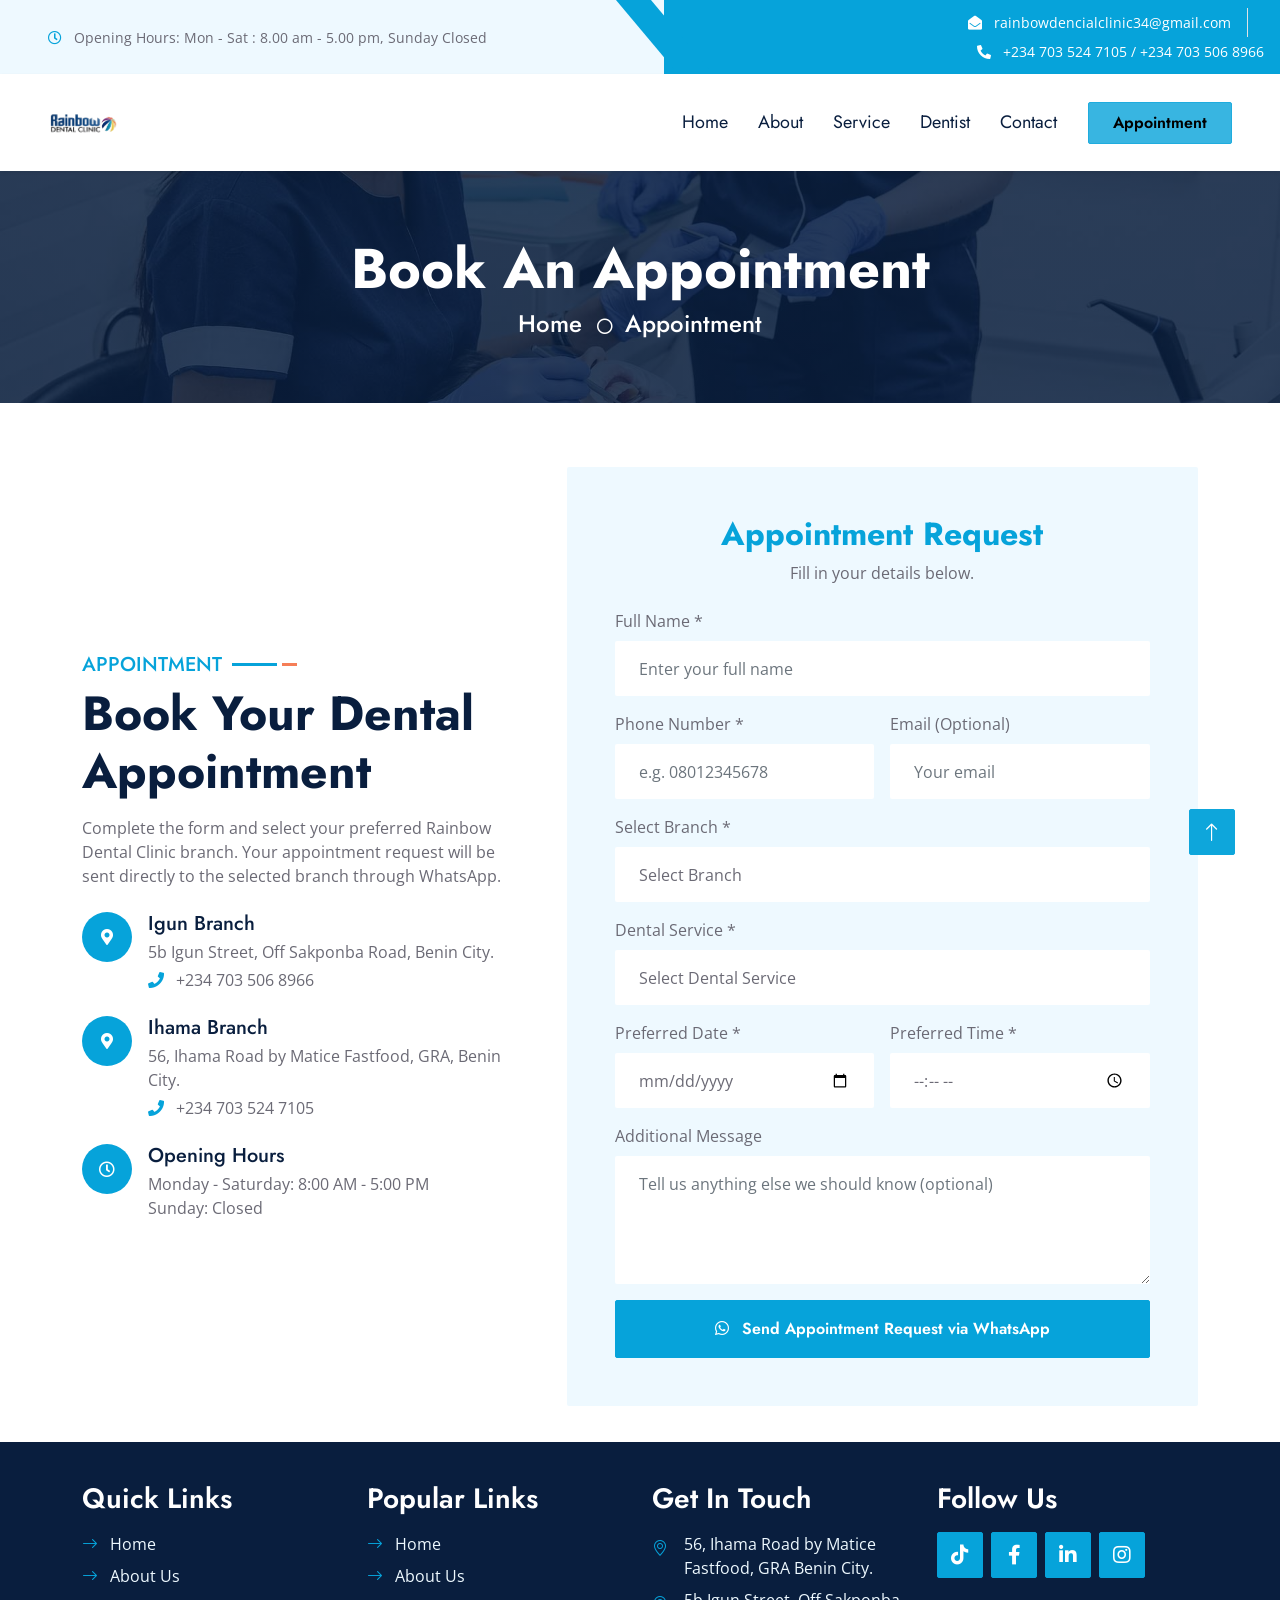
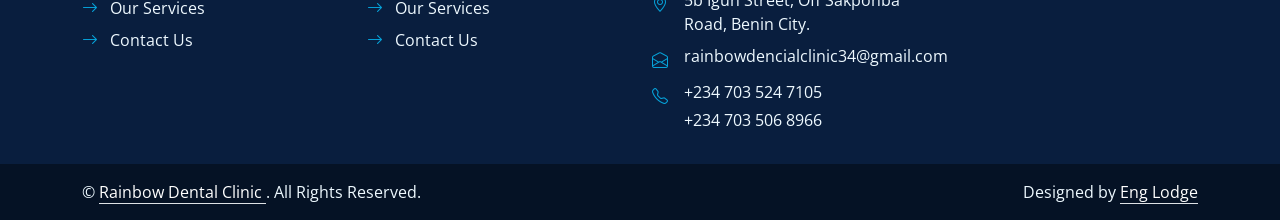
<file: Rainbow Dentist Clinic/appointment.html>
<!DOCTYPE html>
<html lang="en">

<head>

    <meta charset="utf-8">

    <title>Book Appointment | Rainbow Dental Clinic</title>

    <meta content="width=device-width, initial-scale=1.0, maximum-scale=5.0" name="viewport">

    <meta content="Dental Appointment, Dentist, Rainbow Dental Clinic, Benin City"
          name="keywords">

    <meta content="Book an appointment with Rainbow Dental Clinic in Benin City."
          name="description">


    <!-- Favicon -->
    <link href="img/favicon.png" rel="icon" type="image/png">


    <!-- Google Web Fonts -->
    <link rel="preconnect" href="https://fonts.gstatic.com">

    <link href="https://fonts.googleapis.com/css2?family=Jost:wght@500;600;700&family=Open+Sans:wght@400;600&display=swap"
          rel="stylesheet">


    <!-- Font Awesome -->
    <link href="https://cdnjs.cloudflare.com/ajax/libs/font-awesome/5.10.0/css/all.min.css"
          rel="stylesheet">


    <!-- Bootstrap Icons -->
    <link href="https://cdn.jsdelivr.net/npm/bootstrap-icons@1.4.1/font/bootstrap-icons.css"
          rel="stylesheet">


    <!-- Libraries -->
    <link href="lib/animate/animate.min.css" rel="stylesheet">


    <!-- Bootstrap -->
    <link href="css/bootstrap.min.css" rel="stylesheet">


    <!-- Main Stylesheet -->
    <link href="css/style.css" rel="stylesheet">

</head>


<body>


<!-- ========================================================= -->
<!-- Spinner Start -->
<!-- ========================================================= -->

<div id="spinner"
     class="show bg-white position-fixed translate-middle w-100 vh-100 top-50 start-50 d-flex align-items-center justify-content-center">

    <div class="spinner-grow text-primary m-1" role="status">
        <span class="sr-only">Loading...</span>
    </div>

    <div class="spinner-grow text-dark m-1" role="status">
        <span class="sr-only">Loading...</span>
    </div>

    <div class="spinner-grow text-secondary m-1" role="status">
        <span class="sr-only">Loading...</span>
    </div>

</div>

<!-- Spinner End -->


<!-- ========================================================= -->
<!-- Topbar Start -->
<!-- ========================================================= -->

<div class="container-fluid bg-light ps-3 ps-lg-5 pe-0 d-none d-lg-block">

    <div class="row gx-0 align-items-center">

        <!-- Opening Hours -->
        <div class="col-lg-6 text-center text-lg-start mb-2 mb-lg-0">

            <div class="d-inline-flex align-items-center">

                <small class="py-2">

                    <i class="far fa-clock text-primary me-2"></i>

                    Opening Hours:
                    Mon - Sat : 8.00 am - 5.00 pm,
                    Sunday Closed

                </small>

            </div>

        </div>


        <!-- Email & Phone -->
        <div class="col-lg-6 text-center text-lg-end">

            <div class="position-relative d-inline-flex flex-wrap align-items-center justify-content-center justify-content-lg-end bg-primary text-white top-shape px-3 py-2">

                <div class="me-3 pe-3 border-end border-white-50 py-1">

                    <p class="m-0 small text-break">

                        <i class="fa fa-envelope-open me-2"></i>

                        rainbowdencialclinic34@gmail.com

                    </p>

                </div>


                <div class="py-1 ps-2">

                    <p class="m-0 small text-nowrap">

                        <i class="fa fa-phone-alt me-2"></i>

                        +234 703 524 7105 /
                        +234 703 506 8966

                    </p>

                </div>

            </div>

        </div>

    </div>

</div>

<!-- Topbar End -->


<!-- ========================================================= -->
<!-- Navbar Start -->
<!-- ========================================================= -->

<nav class="navbar navbar-expand-lg bg-white navbar-light shadow-sm px-3 px-lg-5 py-3 py-lg-0">

    <a href="index.html"
       class="navbar-brand p-0 d-flex align-items-center">

        <img src="img/logo.png.png"
             alt="Rainbow Dental Clinic Logo"
             style="height:45px; width:auto; margin-right:12px;">

    </a>


    <button class="navbar-toggler"
            type="button"
            data-bs-toggle="collapse"
            data-bs-target="#navbarCollapse">

        <span class="navbar-toggler-icon"></span>

    </button>


    <div class="collapse navbar-collapse" id="navbarCollapse">

        <div class="navbar-nav ms-auto py-0">

            <a href="index.html"
               class="nav-item nav-link">
                Home
            </a>

            <a href="about.html"
               class="nav-item nav-link">
                About
            </a>

            <a href="service.html"
               class="nav-item nav-link">
                Service
            </a>

            <a href="team.html"
               class="nav-item nav-link">
                Dentist
            </a>

            <a href="contact.html"
               class="nav-item nav-link">
                Contact
            </a>

        </div>


        <a href="appointment.html"
           class="btn btn-primary py-2 px-4 ms-lg-3 mt-3 mt-lg-0 active">

            Appointment

        </a>

    </div>

</nav>

<!-- Navbar End -->


<!-- ========================================================= -->
<!-- Hero Start -->
<!-- ========================================================= -->

<div class="container-fluid bg-primary py-4 py-lg-5 hero-header mb-5">

    <div class="row py-3">

        <div class="col-12 text-center">

            <h1 class="display-4 text-white animated zoomIn">

                Book An Appointment

            </h1>


            <a href="index.html"
               class="h4 text-white">

                Home

            </a>


            <i class="far fa-circle text-white px-2"></i>


            <span class="h4 text-white">

                Appointment

            </span>

        </div>

    </div>

</div>

<!-- Hero End -->


<!-- ========================================================= -->
<!-- Appointment Section -->
<!-- ========================================================= -->
<div class="container-fluid py-3">


    <div class="container">

        <div class="row g-5 align-items-center">


            <!-- Left Information -->
            <div class="col-lg-5 wow fadeInUp " data-wow-delay="0.1s">

                <div class="section-title mb-4">

                    <h5 class="position-relative d-inline-block text-primary text-uppercase">
                        Appointment
                    </h5>

                    <h1 class="display-5 mb-3">
                        Book Your Dental Appointment
                    </h1>

                    <p class="mb-4">

                        Complete the form and select your preferred
                        Rainbow Dental Clinic branch. Your appointment
                        request will be sent directly to the selected
                        branch through WhatsApp.

                    </p>

                </div>


                <!-- Igun Branch -->
                <div class="d-flex align-items-start mb-4">

                    <div class="bg-primary rounded-circle d-flex align-items-center justify-content-center"
                         style="width:50px; height:50px; min-width:50px;">

                        <i class="fa fa-map-marker-alt text-white"></i>

                    </div>

                    <div class="ps-3">

                        <h5 class="mb-1">
                            Igun Branch
                        </h5>

                        <p class="mb-1">
                            5b Igun Street, Off Sakponba Road,
                            Benin City.
                        </p>

                        <p class="mb-0">

                            <i class="fa fa-phone text-primary me-2"></i>

                            +234 703 506 8966

                        </p>

                    </div>

                </div>


                <!-- Ihama Branch -->
                <div class="d-flex align-items-start mb-4">

                    <div class="bg-primary rounded-circle d-flex align-items-center justify-content-center"
                         style="width:50px; height:50px; min-width:50px;">

                        <i class="fa fa-map-marker-alt text-white"></i>

                    </div>

                    <div class="ps-3">

                        <h5 class="mb-1">
                            Ihama Branch
                        </h5>

                        <p class="mb-1">
                            56, Ihama Road by Matice Fastfood,
                            GRA, Benin City.
                        </p>

                        <p class="mb-0">

                            <i class="fa fa-phone text-primary me-2"></i>

                            +234 703 524 7105

                        </p>

                    </div>

                </div>


                <!-- Opening Hours -->
                <div class="d-flex align-items-start">

                    <div class="bg-primary rounded-circle d-flex align-items-center justify-content-center"
                         style="width:50px; height:50px; min-width:50px;">

                        <i class="far fa-clock text-white"></i>

                    </div>

                    <div class="ps-3">

                        <h5 class="mb-1">
                            Opening Hours
                        </h5>

                        <p class="mb-0">
                            Monday - Saturday:
                            8:00 AM - 5:00 PM
                        </p>

                        <p class="mb-0">
                            Sunday: Closed
                        </p>

                    </div>

                </div>

            </div>


            <!-- ================================================= -->
            <!-- WhatsApp Appointment Form -->
            <!-- ================================================= -->

            <div class="col-lg-7 wow fadeInUp"
                 data-wow-delay="0.3s">

                <div class="bg-light rounded p-4 p-md-5">

                    <div class="text-center mb-4">

                        <h2 class="text-primary">
                            Appointment Request
                        </h2>

                        <p class="mb-0">
                            Fill in your details below.
                        </p>

                    </div>


                    <form onsubmit="sendToWhatsApp(event)">

                        <div class="row g-3">


                            <!-- Patient Name -->
                            <div class="col-12">

                                <label class="form-label">
                                    Full Name *
                                </label>

                                <input type="text"
                                       id="wa-name"
                                       class="form-control border-0 bg-white px-4"
                                       placeholder="Enter your full name"
                                       style="height:55px;"
                                       required>

                            </div>


                            <!-- Phone Number -->
                            <div class="col-md-6">

                                <label class="form-label">
                                    Phone Number *
                                </label>

                                <input type="tel"
                                       id="wa-phone"
                                       class="form-control border-0 bg-white px-4"
                                       placeholder="e.g. 08012345678"
                                       style="height:55px;"
                                       required>

                            </div>


                            <!-- Email -->
                            <div class="col-md-6">

                                <label class="form-label">
                                    Email (Optional)
                                </label>

                                <input type="email"
                                       id="wa-email"
                                       class="form-control border-0 bg-white px-4"
                                       placeholder="Your email"
                                       style="height:55px;">

                            </div>


                            <!-- Branch -->
                            <div class="col-12">

                                <label class="form-label">
                                    Select Branch *
                                </label>

                                <select id="wa-number"
                                        class="form-control border-0 bg-white px-4"
                                        style="height:55px;"
                                        required>

                                    <option value="">
                                        Select Branch
                                    </option>

                                    <option value="2347035068966">
                                        Igun Branch - 07035068966
                                    </option>

                                    <option value="2347035247105">
                                        Ihama Branch - 07035247105
                                    </option>

                                </select>

                            </div>


                            <!-- Dental Service -->
                            <div class="col-12">

                                <label class="form-label">
                                    Dental Service *
                                </label>

                                <select id="wa-service"
                                        class="form-control border-0 bg-white px-4"
                                        style="height:55px;"
                                        required>

                                    <option value="">
                                        Select Dental Service
                                    </option>

                                    <option value="Dental Check-up">
                                        Dental Check-up
                                    </option>

                                    <option value="Teeth Cleaning">
                                        Teeth Cleaning
                                    </option>

                                    <option value="Teeth Whitening">
                                        Teeth Whitening
                                    </option>

                                    <option value="Dental Implant">
                                        Dental Implant
                                    </option>

                                    <option value="Dental Braces / Orthodontics">
                                        Dental Braces / Orthodontics
                                    </option>

                                    <option value="Tooth Extraction">
                                        Tooth Extraction
                                    </option>

                                    <option value="Dental Bridges">
                                        Dental Bridges
                                    </option>

                                    <option value="Pediatric Dentistry">
                                        Pediatric Dentistry
                                    </option>

                                    <option value="Emergency Dental Care">
                                        Emergency Dental Care
                                    </option>

                                    <option value="Other">
                                        Other
                                    </option>

                                </select>

                            </div>


                            <!-- Date -->
                            <div class="col-md-6">

                                <label class="form-label">
                                    Preferred Date *
                                </label>

                                <input type="date"
                                       id="wa-date"
                                       class="form-control border-0 bg-white px-4"
                                       style="height:55px;"
                                       required>

                            </div>


                            <!-- Time -->
                            <div class="col-md-6">

                                <label class="form-label">
                                    Preferred Time *
                                </label>

                                <input type="time"
                                       id="wa-time"
                                       class="form-control border-0 bg-white px-4"
                                       style="height:55px;"
                                       required>

                            </div>


                            <!-- Message -->
                            <div class="col-12">

                                <label class="form-label">
                                    Additional Message
                                </label>

                                <textarea id="wa-message"
                                          class="form-control border-0 bg-white px-4 py-3"
                                          rows="4"
                                          placeholder="Tell us anything else we should know (optional)"></textarea>

                            </div>


                            <!-- Submit -->
                            <div class="col-12">

                                <button type="submit"
                                        class="btn btn-primary w-100 py-3">

                                    <i class="fab fa-whatsapp me-2"></i>

                                    Send Appointment Request via WhatsApp

                                </button>

                            </div>


                        </div>

                    </form>

                </div>

            </div>

        </div>

    </div>

</div>

<!-- Appointment Section End -->


<!-- ========================================================= -->
<!-- Footer Start -->
<!-- ========================================================= -->

<div class="container-fluid bg-dark text-light py-4 wow fadeInUp"
     data-wow-delay="0.3s"
     style="margin-top:20px;">

    <div class="container pt-3">

        <div class="row g-4">


            <!-- Quick Links -->
            <div class="col-lg-3 col-md-6">

                <h3 class="text-white mb-3">
                    Quick Links
                </h3>

                <div class="d-flex flex-column justify-content-start">

                    <a class="text-light mb-2"
                       href="index.html">

                        <i class="bi bi-arrow-right text-primary me-2"></i>
                        Home

                    </a>

                    <a class="text-light mb-2"
                       href="about.html">

                        <i class="bi bi-arrow-right text-primary me-2"></i>
                        About Us

                    </a>

                    <a class="text-light mb-2"
                       href="service.html">

                        <i class="bi bi-arrow-right text-primary me-2"></i>
                        Our Services

                    </a>

                    <a class="text-light"
                       href="contact.html">

                        <i class="bi bi-arrow-right text-primary me-2"></i>
                        Contact Us

                    </a>

                </div>

            </div>


            <!-- Popular Links -->
            <div class="col-lg-3 col-md-6">

                <h3 class="text-white mb-3">
                    Popular Links
                </h3>

                <div class="d-flex flex-column justify-content-start">

                    <a class="text-light mb-2"
                       href="index.html">

                        <i class="bi bi-arrow-right text-primary me-2"></i>
                        Home

                    </a>

                    <a class="text-light mb-2"
                       href="about.html">

                        <i class="bi bi-arrow-right text-primary me-2"></i>
                        About Us

                    </a>

                    <a class="text-light mb-2"
                       href="service.html">

                        <i class="bi bi-arrow-right text-primary me-2"></i>
                        Our Services

                    </a>

                    <a class="text-light"
                       href="contact.html">

                        <i class="bi bi-arrow-right text-primary me-2"></i>
                        Contact Us

                    </a>

                </div>

            </div>


            <!-- Get In Touch -->
            <div class="col-lg-3 col-md-6">

                <h3 class="text-white mb-3">
                    Get In Touch
                </h3>

                <div class="d-flex flex-column">


                    <div class="d-flex align-items-start mb-2">

                        <i class="bi bi-geo-alt text-primary me-3 mt-1"></i>

                        <p class="text-light mb-0">
                            56, Ihama Road by Matice Fastfood,
                            GRA Benin City.
                        </p>

                    </div>


                    <div class="d-flex align-items-start mb-2">

                        <i class="bi bi-geo-alt text-primary me-3 mt-1"></i>

                        <p class="text-light mb-0">
                            5b Igun Street,
                            Off Sakponba Road,
                            Benin City.
                        </p>

                    </div>


                    <div class="d-flex align-items-start mb-2">

                        <i class="bi bi-envelope-open text-primary me-3 mt-1"></i>

                        <p class="text-light mb-0">
                            rainbowdencialclinic34@gmail.com
                        </p>

                    </div>


                    <div class="d-flex align-items-start mb-2">

                        <i class="bi bi-telephone text-primary me-3 mt-1"></i>

                        <div>

                            <p class="text-light mb-1">
                                +234 703 524 7105
                            </p>

                            <p class="text-light mb-0">
                                +234 703 506 8966
                            </p>

                        </div>

                    </div>

                </div>

            </div>


            <!-- Follow Us -->
            <div class="col-lg-3 col-md-6">

                <h3 class="text-white mb-3">
                    Follow Us
                </h3>

                <div class="d-flex">

                    <a class="btn btn-lg btn-primary btn-lg-square rounded me-2"
                       href="https://www.tiktok.com/@rainbowdentalclinic"
                       target="_blank"
                       rel="noopener">

                        <i class="fab fa-tiktok fw-normal"></i>

                    </a>


                    <a class="btn btn-lg btn-primary btn-lg-square rounded me-2"
                       href="https://www.facebook.com/rainbowdentalclinic34/"
                       target="_blank"
                       rel="noopener">

                        <i class="fab fa-facebook-f fw-normal"></i>

                    </a>


                    <a class="btn btn-lg btn-primary btn-lg-square rounded me-2"
                       href="#">

                        <i class="fab fa-linkedin-in fw-normal"></i>

                    </a>


                    <a class="btn btn-lg btn-primary btn-lg-square rounded"
                       href="https://www.instagram.com/rainbowdentalclinic/"
                       target="_blank"
                       rel="noopener">

                        <i class="fab fa-instagram fw-normal"></i>

                    </a>

                </div>

            </div>

        </div>

    </div>

</div>

<!-- Footer End -->


<!-- ========================================================= -->
<!-- Copyright -->
<!-- ========================================================= -->

<div class="container-fluid text-light py-3"
     style="background:#051225;">

    <div class="container">

        <div class="row g-0">

            <div class="col-md-6 text-center text-md-start">

                <p class="mb-md-0">

                    &copy;

                    <a class="text-white border-bottom"
                       href="index.html">

                        Rainbow Dental Clinic

                    </a>.

                    All Rights Reserved.

                </p>

            </div>


            <div class="col-md-6 text-center text-md-end">

                <p class="mb-0">

                    Designed by

                    <a class="text-white border-bottom"
                       href="#">

                        Eng Lodge

                    </a>

                </p>

            </div>

        </div>

    </div>

</div>


<!-- ========================================================= -->
<!-- Back To Top -->
<!-- ========================================================= -->

<a href="#"
   class="btn btn-lg btn-primary btn-lg-square rounded back-to-top">

    <i class="bi bi-arrow-up"></i>

</a>


<!-- ========================================================= -->
<!-- JavaScript -->
<!-- ========================================================= -->

<script src="https://code.jquery.com/jquery-3.4.1.min.js"></script>

<script src="https://cdn.jsdelivr.net/npm/bootstrap@5.0.0/dist/js/bootstrap.bundle.min.js"></script>

<script src="lib/wow/wow.min.js"></script>

<script src="lib/easing/easing.min.js"></script>

<script src="lib/waypoints/waypoints.min.js"></script>

<script src="js/main.js"></script>


<!-- ========================================================= -->
<!-- WhatsApp Appointment Script -->
<!-- ========================================================= -->

<script>

function sendToWhatsApp(event) {

    event.preventDefault();


    // Get form information

    const name =
        document.getElementById("wa-name").value.trim();

    const phone =
        document.getElementById("wa-phone").value.trim();

    const email =
        document.getElementById("wa-email").value.trim();

    const number =
        document.getElementById("wa-number").value;

    const service =
        document.getElementById("wa-service").value;

    const date =
        document.getElementById("wa-date").value;

    const time =
        document.getElementById("wa-time").value;

    const message =
        document.getElementById("wa-message").value.trim();


    // Get selected branch

    const branchSelect =
        document.getElementById("wa-number");

    const branch =
        branchSelect.options[
            branchSelect.selectedIndex
        ].text;


    // Format date

    const appointmentDate =
        new Date(date + "T00:00:00");


    const formattedDate =
        appointmentDate.toLocaleDateString(
            "en-NG",
            {
                weekday: "long",
                year: "numeric",
                month: "long",
                day: "numeric"
            }
        );


    // Format time

    const timeParts = time.split(":");

    let hour = parseInt(timeParts[0]);

    const minutes = timeParts[1];

    const ampm = hour >= 12 ? "PM" : "AM";

    hour = hour % 12;

    if (hour === 0) {
        hour = 12;
    }


    const formattedTime =
        hour + ":" + minutes + " " + ampm;


    // Create WhatsApp message

    const whatsappMessage =

        "Hello Rainbow Dental Clinic,\n\n" +

        "I would like to book a dental appointment.\n\n" +

        "👤 *Patient Name:* " +
        name + "\n" +

        "📞 *Phone Number:* " +
        phone + "\n" +

        (email
            ? "📧 *Email:* " + email + "\n"
            : "") +

        "🏥 *Branch:* " +
        branch + "\n" +

        "🦷 *Dental Service:* " +
        service + "\n" +

        "📅 *Preferred Date:* " +
        formattedDate + "\n" +

        "⏰ *Preferred Time:* " +
        formattedTime + "\n\n" +

        "📝 *Additional Message:*\n" +

        (message
            ? message
            : "None") +

        "\n\nThank you.";


    // Encode WhatsApp message

    const encodedMessage =
        encodeURIComponent(whatsappMessage);


    // WhatsApp URL

    const whatsappURL =
        "https://wa.me/" +
        number +
        "?text=" +
        encodedMessage;


    // Open WhatsApp

    window.open(
        whatsappURL,
        "_blank"
    );

}

</script>


</body>

</html>
</file>
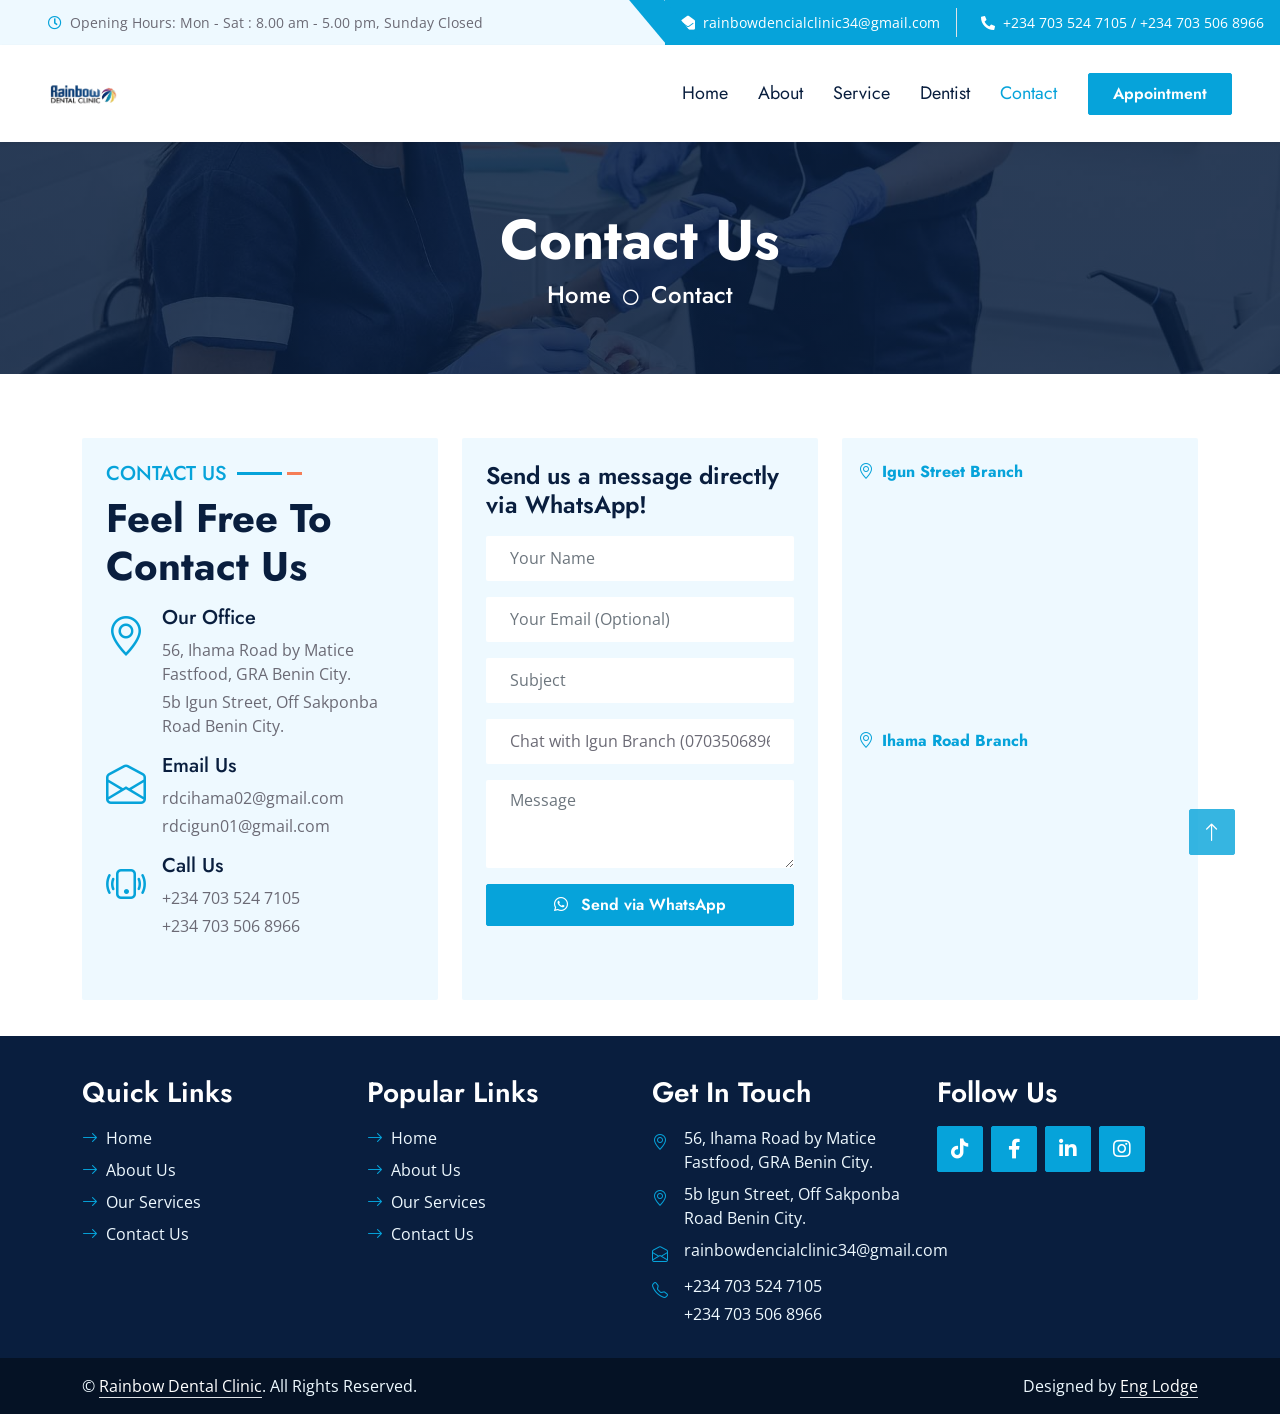
<file: Rainbow Dentist Clinic/contact.html>
<!DOCTYPE html>
<html lang="en">

<head>
    <meta charset="utf-8">
    <title>Rainbow Dental Clinic</title>
    <meta content="width=device-width, initial-scale=1.0, maximum-scale=5.0" name="viewport">
    <meta content="Dental Clinic, Dentist, Benin City, Rainbow Dental Clinic" name="keywords">
    <meta content="Professional and compassionate dental care in Benin City. Book your appointment today." name="description">

    <!-- Favicon -->
    <link href="img/favicon.png" rel="icon" type="image/png">

    <!-- Google Web Fonts -->
    <link rel="preconnect" href="https://fonts.gstatic.com">
    <link href="https://fonts.googleapis.com/css2?family=Jost:wght@500;600;700&family=Open+Sans:wght@400;600&display=swap" rel="stylesheet"> 

    <!-- Icon Font Stylesheet -->
    <link href="https://cdnjs.cloudflare.com/ajax/libs/font-awesome/5.10.0/css/all.min.css" rel="stylesheet">
    <link href="https://cdn.jsdelivr.net/npm/bootstrap-icons@1.4.1/font/bootstrap-icons.css" rel="stylesheet">

    <!-- Libraries Stylesheet -->
    <link href="lib/animate/animate.min.css" rel="stylesheet">

    <!-- Customized Bootstrap Stylesheet -->
    <link href="css/bootstrap.min.css" rel="stylesheet">

    <!-- Template Stylesheet -->
    <link href="css/style.css" rel="stylesheet">

</head>

<body>
    <!-- Spinner Start -->
    <div id="spinner" class="show bg-white position-fixed translate-middle w-100 vh-100 top-50 start-50 d-flex align-items-center justify-content-center">
        <div class="spinner-grow text-primary m-1" role="status">
            <span class="sr-only">Loading...</span>
        </div>
        <div class="spinner-grow text-dark m-1" role="status">
            <span class="sr-only">Loading...</span>
        </div>
        <div class="spinner-grow text-secondary m-1" role="status">
            <span class="sr-only">Loading...</span>
        </div>
    </div>
    <!-- Spinner End -->

        <!-- Topbar Start (Hidden on mobile by default, which is best practice) -->
    <div class="container-fluid bg-light ps-3 ps-lg-5 pe-0 d-none d-lg-block">
        <div class="row gx-0 align-items-center">
            <!-- Opening Hours -->
            <div class="col-lg-6 text-center text-lg-start mb-2 mb-lg-0">
                <div class="d-inline-flex align-items-center">
                    <small class="py-2">
                        <i class="far fa-clock text-primary me-2"></i>Opening Hours: Mon - Sat : 8.00 am - 5.00 pm, Sunday Closed
                    </small>
                </div>
            </div>
            
            <!-- Email & Phone -->
            <div class="col-lg-6 text-center text-lg-end">
                <div class="position-relative d-inline-flex flex-wrap align-items-center justify-content-center justify-content-lg-end bg-primary text-white top-shape px-3 py-2">
                    <div class="me-3 pe-3 border-end border-white-50 py-1">
                        <!-- text-break ensures the long email wraps cleanly without overflowing -->
                        <p class="m-0 small text-break">
                            <i class="fa fa-envelope-open me-2"></i>rainbowdencialclinic34@gmail.com
                        </p>
                    </div>
                    <div class="py-1 ps-2">
                        <!-- text-nowrap keeps the phone numbers on a single, clean line -->
                        <p class="m-0 small text-nowrap">
                            <i class="fa fa-phone-alt me-2"></i>+234 703 524 7105 / +234 703 506 8966
                        </p>
                    </div>
                </div>
            </div>
        </div>
    </div>
    <!-- Topbar End -->

    <!-- Navbar Start -->
    <nav class="navbar navbar-expand-lg bg-white navbar-light shadow-sm px-3 px-lg-5 py-3 py-lg-0">
        <a href="index.html" class="navbar-brand p-0 d-flex align-items-center">
            <img src="img/logo.png.png" alt="Rainbow Logo" style="height: 45px; width: auto; margin-right: 12px;">
            <!-- <h1 class="m-0 text-primary" style="font-size: 1.25rem;">Rainbow Dental Clinic</h1> -->
        </a>
        <button class="navbar-toggler" type="button" data-bs-toggle="collapse" data-bs-target="#navbarCollapse">
            <span class="navbar-toggler-icon"></span>
        </button>
        <div class="collapse navbar-collapse" id="navbarCollapse">
            <div class="navbar-nav ms-auto py-0">
                <a href="index.html" class="nav-item nav-link ">Home</a>
                <a href="about.html" class="nav-item nav-link">About</a>
                <a href="service.html" class="nav-item nav-link">Service</a>
                <a href="team.html" class="nav-item nav-link">Dentist</a>
                <a href="contact.html" class="nav-item nav-link active">Contact</a>
            </div>
            <a href="appointment.html" class="btn btn-primary py-2 px-4 ms-lg-3 mt-3 mt-lg-0">Appointment</a>
        </div>
    </nav>
    <!-- Navbar End -->

    <!-- Hero Start -->
    <!-- Changed py-5 to py-4 py-lg-5 for better mobile spacing -->
    <div class="container-fluid bg-primary py-4 py-lg-5 hero-header mb-5">
        <div class="row py-3">
            <div class="col-12 text-center">
                <h1 class="display-4 display-md-3 text-white animated zoomIn hero-display-text">Contact Us</h1>
                <a href="index.html" class="h4 text-white">Home</a>
                <i class="far fa-circle text-white px-2"></i>
                <a href="#" class="h4 text-white">Contact</a>
            </div>
        </div>
    </div>
    <!-- Hero End -->

    <!-- Contact Start -->
    <div class="container-fluid py-3">
        <div class="container">
            <div class="row g-4">
                
                <!-- 1. Contact Info Container -->
                <div class="col-xl-4 col-lg-4 wow slideInUp" data-wow-delay="0.1s">
                    <div class="bg-light rounded h-100 p-4">
                        <div class="section-title">
                            <h5 class="position-relative d-inline-block text-primary text-uppercase">Contact Us</h5>
                            <h1 class="display-6 mb-3">Feel Free To Contact Us</h1>
                        </div>
                        <div class="d-flex align-items-start mb-3">
                            <i class="bi bi-geo-alt fs-1 text-primary me-3"></i>
                            <div class="text-start">
                                <h5 class="mb-2">Our Office</h5>
                                <p class="mb-1">56, Ihama Road by Matice Fastfood, GRA Benin City.</p>
                                <p class="mb-0">5b Igun Street, Off Sakponba Road Benin City.</p>
                            </div>
                        </div>
                        <div class="d-flex align-items-start mb-3">
                            <i class="bi bi-envelope-open fs-1 text-primary me-3"></i>
                            <div class="text-start">
                                <h5 class="mb-2">Email Us</h5>
                                <p class="mb-1">rdcihama02@gmail.com</p>
                                <p class="mb-0">rdcigun01@gmail.com</p>
                            </div>
                        </div>
                        <div class="d-flex align-items-start">
                            <i class="bi bi-phone-vibrate fs-1 text-primary me-3"></i>
                            <div class="text-start">
                                <h5 class="mb-2">Call Us</h5>
                                <p class="mb-1">+234 703 524 7105</p>
                                <p class="mb-0">+234 703 506 8966</p>
                            </div>
                        </div>
                    </div>
                </div>

                <!-- 2. WhatsApp Form Container -->
                <div class="col-xl-4 col-lg-4 wow slideInUp" data-wow-delay="0.3s">
                    <div class="bg-light rounded h-100 p-4">
                        <h4 class="mb-3">Send us a message directly via WhatsApp!</h4>
                        <form onsubmit="sendToWhatsApp(event)">
                            <div class="row g-3">
                                <div class="col-12">
                                    <input type="text" id="wa-name" class="form-control border-0 bg-white px-4" placeholder="Your Name" style="height: 45px;" required>
                                </div>
                                <div class="col-12">
                                    <input type="email" id="wa-email" class="form-control border-0 bg-white px-4" placeholder="Your Email (Optional)" style="height: 45px;">
                                </div>
                                <div class="col-12">
                                    <input type="text" id="wa-subject" class="form-control border-0 bg-white px-4" placeholder="Subject" style="height: 45px;" required>
                                </div>
                                <div class="col-12">
                                    <select id="wa-number" class="form-control border-0 bg-white px-4" style="height: 45px;" required>
                                        <option value="2347035068966">Chat with Igun Branch (07035068966)</option>
                                        <option value="2347035247105">Chat with Ihama Branch (07035247105)</option>
                                </select>
                                </div>
                                <div class="col-12">
                                    <textarea id="wa-message" class="form-control border-0 bg-white px-4 py-2" rows="3" placeholder="Message" required></textarea>
                                </div>
                                <div class="col-12">
                                    <button class="btn btn-primary w-100 py-2" type="submit">
                                        <i class="fab fa-whatsapp me-2"></i> Send via WhatsApp
                                    </button>
                                </div>
                            </div>
                        </form>                       
                    </div>
                </div>

                <!-- 3. Google Maps Container (BOTH LOCATIONS!) -->
                <div class="col-xl-4 col-lg-4 wow slideInUp map-container-col" data-wow-delay="0.6s">
                    <div class="bg-light rounded h-100 p-3">
                        
                        <!-- MAP 1: Igun Street Location -->
                        <h6 class="text-primary mb-2 mt-2 fw-bold">
                            <i class="bi bi-geo-alt me-2"></i>Igun Street Branch
                        </h6>
                        <iframe 
                            src="https://www.google.com/maps/embed?pb=!1m18!1m12!1m3!1d3965.4757713157696!2d5.622429273115902!3d6.332353525358964!2m3!1f0!2f0!3f0!3m2!1i1024!2i768!4f13.1!3m3!1m2!1s0x1040d39f810fd01b%3A0x724dd5a859687347!2s5%20Igun%20St%2C%20Avbiama%2C%20Benin%20City%20300102%2C%20Edo!5e0!3m2!1sen!2sng!4v1789419782314!5m2!1sen!2sng" 
                            class="position-relative rounded w-100 mb-3"
                            style="height: 220px; border:0;" 
                            allowfullscreen="" 
                            loading="lazy" 
                            referrerpolicy="strict-origin-when-cross-origin">
                        </iframe>

                        <!-- MAP 2: Ihama Road Location -->
                        <h6 class="text-primary mb-2 fw-bold">
                            <i class="bi bi-geo-alt me-2"></i>Ihama Road Branch
                        </h6>
                        <iframe 
                            src="https://www.google.com/maps/embed?pb=!1m18!1m12!1m3!1d3965.6510062628536!2d5.613685473115751!3d6.309496825617106!2m3!1f0!2f0!3f0!3m2!1i1024!2i768!4f13.1!3m3!1m2!1s0x1040d3f45092261f%3A0xb0896c34bc5c70e3!2sRainbow%20Dental%20Clinic!5e0!3m2!1sen!2sng!4v1789420106029!5m2!1sen!2sng" 
                            class="position-relative rounded w-100"
                            style="height: 220px; border:0;" 
                            allowfullscreen="" 
                            loading="lazy" 
                            referrerpolicy="strict-origin-when-cross-origin">
                        </iframe>

                    </div>
                </div>
            </div>
        </div>
    </div>
    <!-- Contact End -->

    <!-- Footer Start -->
    <div class="container-fluid bg-dark text-light py-4 wow fadeInUp" data-wow-delay="0.3s" style="margin-top: 20px;">
        <div class="container pt-3">
            <div class="row g-4">
                
                <!-- 1. Quick Links -->
                <div class="col-lg-3 col-md-6">
                    <h3 class="text-white mb-3">Quick Links</h3>
                    <div class="d-flex flex-column justify-content-start">
                        <a class="text-light mb-2" href="#"><i class="bi bi-arrow-right text-primary me-2"></i>Home</a>
                        <a class="text-light mb-2" href="#"><i class="bi bi-arrow-right text-primary me-2"></i>About Us</a>
                        <a class="text-light mb-2" href="#"><i class="bi bi-arrow-right text-primary me-2"></i>Our Services</a>
                        <a class="text-light" href="#"><i class="bi bi-arrow-right text-primary me-2"></i>Contact Us</a>
                    </div>
                </div>

                <!-- 2. Popular Links -->
                <div class="col-lg-3 col-md-6">
                    <h3 class="text-white mb-3">Popular Links</h3>
                    <div class="d-flex flex-column justify-content-start">
                        <a class="text-light mb-2" href="#"><i class="bi bi-arrow-right text-primary me-2"></i>Home</a>
                        <a class="text-light mb-2" href="#"><i class="bi bi-arrow-right text-primary me-2"></i>About Us</a>
                        <a class="text-light mb-2" href="#"><i class="bi bi-arrow-right text-primary me-2"></i>Our Services</a>
                        <a class="text-light" href="#"><i class="bi bi-arrow-right text-primary me-2"></i>Contact Us</a>
                    </div>
                </div>

                <!-- 3. Get In Touch -->
                <div class="col-lg-3 col-md-6">
                    <h3 class="text-white mb-3">Get In Touch</h3>
                    <div class="d-flex flex-column">
                        <div class="d-flex align-items-start mb-2">
                            <i class="bi bi-geo-alt text-primary me-3 mt-1"></i>
                            <p class="text-light mb-0">56, Ihama Road by Matice Fastfood, GRA Benin City.</p>
                        </div>
                        <div class="d-flex align-items-start mb-2">
                            <i class="bi bi-geo-alt text-primary me-3 mt-1"></i>
                            <p class="text-light mb-0">5b Igun Street, Off Sakponba Road Benin City.</p>
                        </div>
                        <div class="d-flex align-items-start mb-2">
                            <i class="bi bi-envelope-open text-primary me-3 mt-1"></i>
                            <p class="text-light mb-0">rainbowdencialclinic34@gmail.com</p>
                        </div>
                        <div class="d-flex align-items-start mb-2">
                            <i class="bi bi-telephone text-primary me-3 mt-1"></i>
                            <div>
                                <p class="text-light mb-1">+234 703 524 7105</p>
                                <p class="text-light mb-0">+234 703 506 8966</p>
                            </div>
                        </div>
                    </div>
                </div>

                <!-- 4. Follow Us -->
                <div class="col-lg-3 col-md-6">
                    <h3 class="text-white mb-3">Follow Us</h3>
                    <div class="d-flex">
                        <a class="btn btn-lg btn-primary btn-lg-square rounded me-2" href="https://www.tiktok.com/@rainbowdentalclinic"><i class="fab fa-tiktok fw-normal"></i></a>
                        <a class="btn btn-lg btn-primary btn-lg-square rounded me-2" href="https://www.facebook.com/rainbowdentalclinic34/"><i class="fab fa-facebook-f fw-normal"></i></a>
                        <a class="btn btn-lg btn-primary btn-lg-square rounded me-2" href="#"><i class="fab fa-linkedin-in fw-normal"></i></a>
                        <a class="btn btn-lg btn-primary btn-lg-square rounded" href="https://www.instagram.com/rainbowdentalclinic/"><i class="fab fa-instagram fw-normal"></i></a>
                    </div>
                </div>

            </div>
        </div>
    </div>

    <!-- Copyright Section -->
    <div class="container-fluid text-light py-3" style="background: #051225;">
        <div class="container">
            <div class="row g-0">
                <div class="col-md-6 text-center text-md-start">
                    <p class="mb-md-0">&copy; <a class="text-white border-bottom" href="#">Rainbow Dental Clinic</a>. All Rights Reserved.</p>
                </div>
                <div class="col-md-6 text-center text-md-end">
                    <p class="mb-0">Designed by <a class="text-white border-bottom" href="https://htmlcodex.com">Eng Lodge</a></p>
                </div>
            </div>
        </div>
    </div>
    <!-- Footer End -->

    <!-- WhatsApp Script -->
    <script>
        function sendToWhatsApp(event) {
            event.preventDefault(); 
            
            const name = document.getElementById('wa-name').value.trim();
            const email = document.getElementById('wa-email').value.trim();
            const subject = document.getElementById('wa-subject').value.trim();
            const message = document.getElementById('wa-message').value.trim();
            
            const selectedNumber = document.getElementById('wa-number').value;
            
            if (!name || !subject || !message) {
                alert("Please fill in your Name, Subject, and Message.");
                return; 
            }

            const text = `*Rainbow Dental Clinic*\n\n*Name:* ${name}\n*Email:* ${email || "Not provided"}\n*Subject:* ${subject}\n*Message:* ${message}`;
            
            const url = `https://wa.me/${selectedNumber}?text=${encodeURIComponent(text)}`;
            window.open(url, '_blank');
        }
    </script>   

    <!-- Back to Top -->
    <a href="#" class="btn btn-lg btn-primary btn-lg-square rounded back-to-top"><i class="bi bi-arrow-up"></i></a>

    <!-- JavaScript Libraries -->
    <script src="https://code.jquery.com/jquery-3.4.1.min.js"></script>
    <script src="https://cdn.jsdelivr.net/npm/bootstrap@5.0.0/dist/js/bootstrap.bundle.min.js"></script>
    <script src="lib/wow/wow.min.js"></script>
    <script src="lib/easing/easing.min.js"></script>
    <script src="lib/waypoints/waypoints.min.js"></script>

    <!-- Template Javascript -->
    <script src="js/main.js"></script>
</body>
</html>
</file>
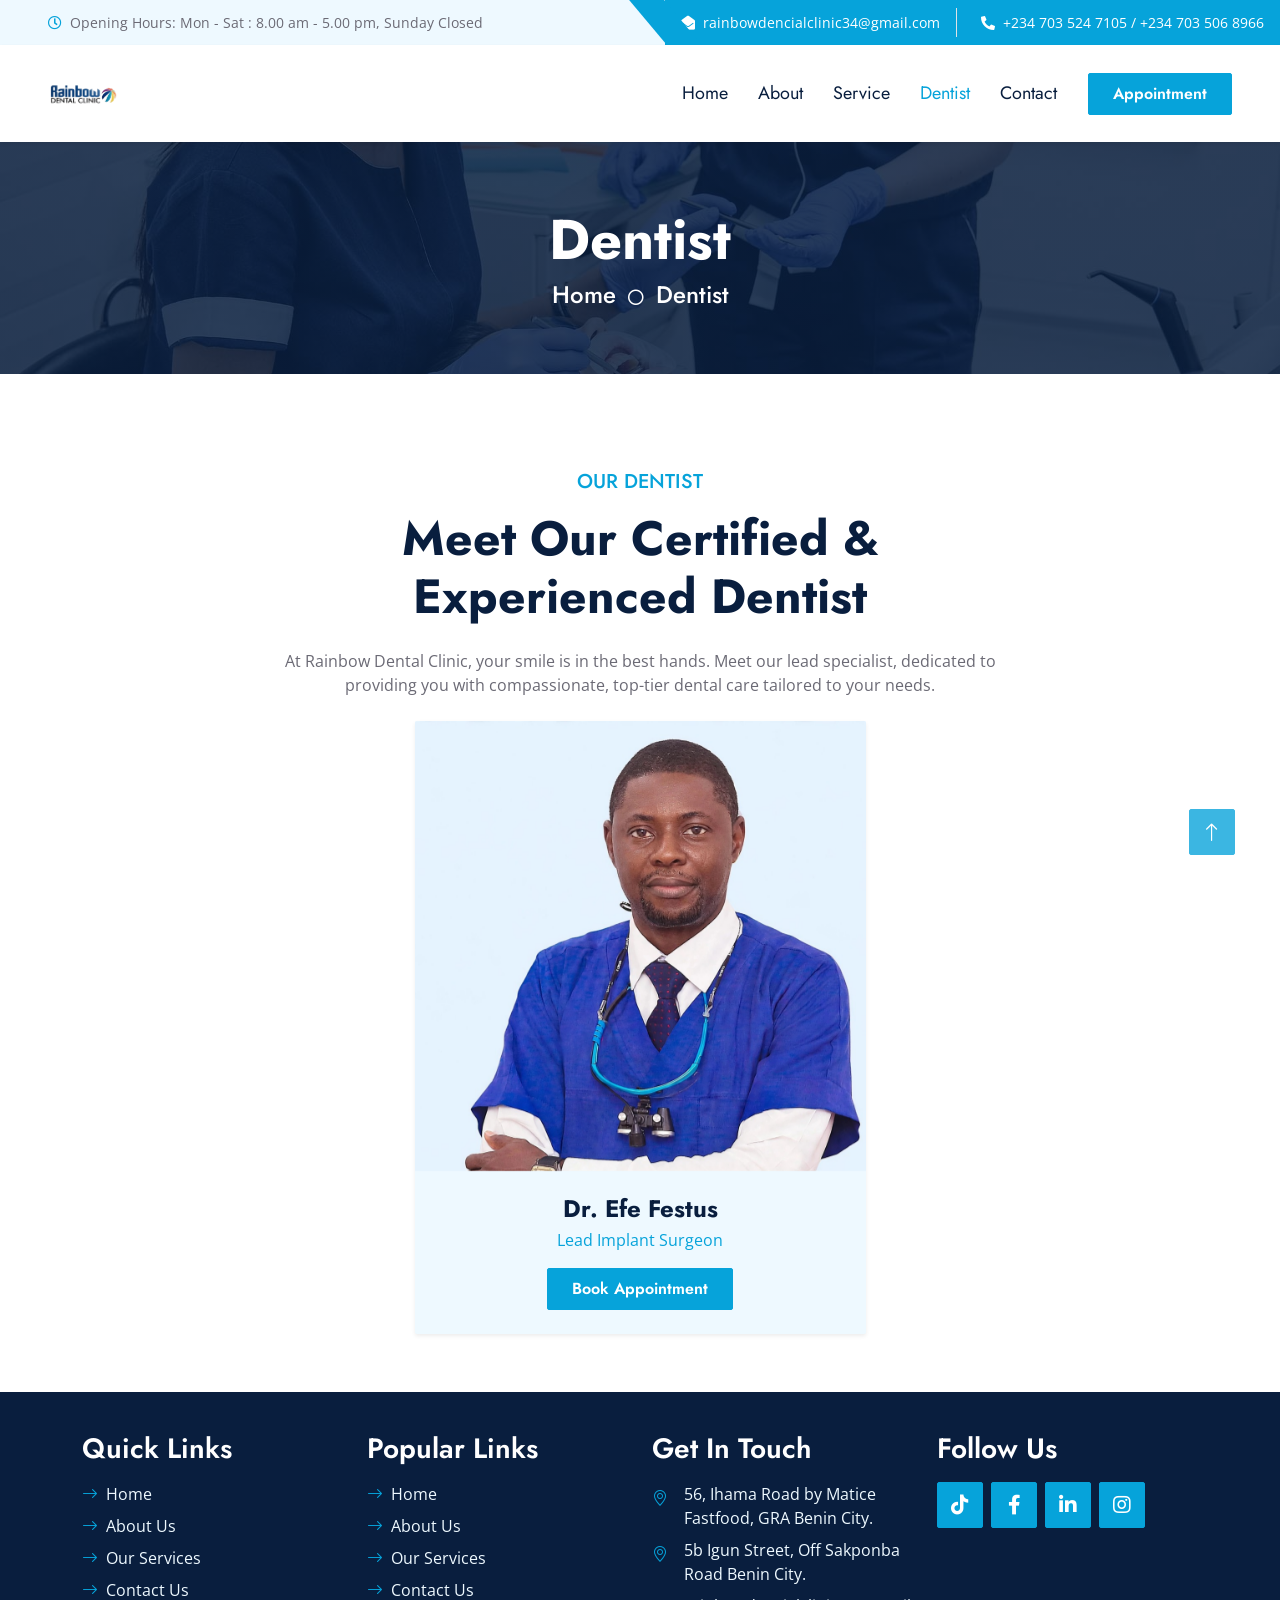
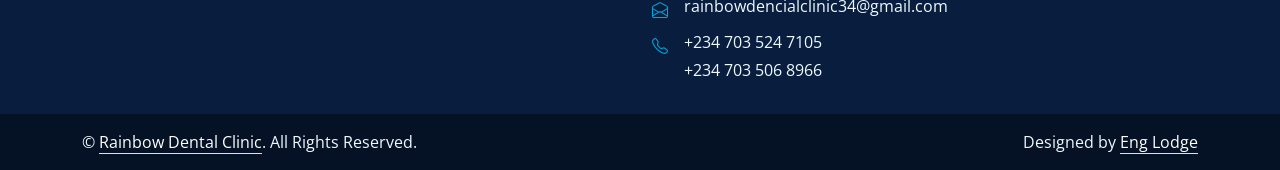
<file: Rainbow Dentist Clinic/team.html>
<!DOCTYPE html>
<html lang="en">

<head>
    <meta charset="utf-8">
    <title>Rainbow Dental Clinic</title>
    <meta content="width=device-width, initial-scale=1.0, maximum-scale=5.0" name="viewport">
    <meta content="Dental Clinic, Dentist, Benin City, Rainbow Dental Clinic" name="keywords">
    <meta content="Professional and compassionate dental care in Benin City. Book your appointment today." name="description">

    <!-- Favicon -->
    <link href="img/favicon.png" rel="icon" type="image/png">

    <!-- Google Web Fonts -->
    <link rel="preconnect" href="https://fonts.gstatic.com">
    <link href="https://fonts.googleapis.com/css2?family=Jost:wght@500;600;700&family=Open+Sans:wght@400;600&display=swap" rel="stylesheet"> 

    <!-- Icon Font Stylesheet -->
    <link href="https://cdnjs.cloudflare.com/ajax/libs/font-awesome/5.10.0/css/all.min.css" rel="stylesheet">
    <link href="https://cdn.jsdelivr.net/npm/bootstrap-icons@1.4.1/font/bootstrap-icons.css" rel="stylesheet">

    <!-- Libraries Stylesheet -->
    <link href="lib/animate/animate.min.css" rel="stylesheet">

    <!-- Customized Bootstrap Stylesheet -->
    <link href="css/bootstrap.min.css" rel="stylesheet">

    <!-- Template Stylesheet -->
    <link href="css/style.css" rel="stylesheet">

</head>

<body>
    <!-- Spinner Start -->
    <div id="spinner" class="show bg-white position-fixed translate-middle w-100 vh-100 top-50 start-50 d-flex align-items-center justify-content-center">
        <div class="spinner-grow text-primary m-1" role="status">
            <span class="sr-only">Loading...</span>
        </div>
        <div class="spinner-grow text-dark m-1" role="status">
            <span class="sr-only">Loading...</span>
        </div>
        <div class="spinner-grow text-secondary m-1" role="status">
            <span class="sr-only">Loading...</span>
        </div>
    </div>
    <!-- Spinner End -->

        <!-- Topbar Start (Hidden on mobile by default, which is best practice) -->
    <div class="container-fluid bg-light ps-3 ps-lg-5 pe-0 d-none d-lg-block">
        <div class="row gx-0 align-items-center">
            <!-- Opening Hours -->
            <div class="col-lg-6 text-center text-lg-start mb-2 mb-lg-0">
                <div class="d-inline-flex align-items-center">
                    <small class="py-2">
                        <i class="far fa-clock text-primary me-2"></i>Opening Hours: Mon - Sat : 8.00 am - 5.00 pm, Sunday Closed
                    </small>
                </div>
            </div>
            
            <!-- Email & Phone -->
            <div class="col-lg-6 text-center text-lg-end">
                <div class="position-relative d-inline-flex flex-wrap align-items-center justify-content-center justify-content-lg-end bg-primary text-white top-shape px-3 py-2">
                    <div class="me-3 pe-3 border-end border-white-50 py-1">
                        <!-- text-break ensures the long email wraps cleanly without overflowing -->
                        <p class="m-0 small text-break">
                            <i class="fa fa-envelope-open me-2"></i>rainbowdencialclinic34@gmail.com
                        </p>
                    </div>
                    <div class="py-1 ps-2">
                        <!-- text-nowrap keeps the phone numbers on a single, clean line -->
                        <p class="m-0 small text-nowrap">
                            <i class="fa fa-phone-alt me-2"></i>+234 703 524 7105 / +234 703 506 8966
                        </p>
                    </div>
                </div>
            </div>
        </div>
    </div>
    <!-- Topbar End -->

    <!-- Navbar Start -->
    <nav class="navbar navbar-expand-lg bg-white navbar-light shadow-sm px-3 px-lg-5 py-3 py-lg-0">
        <a href="index.html" class="navbar-brand p-0 d-flex align-items-center">
            <img src="img/logo.png.png" alt="Rainbow Logo" style="height: 45px; width: auto; margin-right: 12px;">
            <!-- <h1 class="m-0 text-primary" style="font-size: 1.25rem;">Rainbow Dental Clinic</h1> -->
        </a>
        <button class="navbar-toggler" type="button" data-bs-toggle="collapse" data-bs-target="#navbarCollapse">
            <span class="navbar-toggler-icon"></span>
        </button>
        <div class="collapse navbar-collapse" id="navbarCollapse">
            <div class="navbar-nav ms-auto py-0">
                <a href="index.html" class="nav-item nav-link ">Home</a>
                <a href="about.html" class="nav-item nav-link">About</a>
                <a href="service.html" class="nav-item nav-link">Service</a>
                <a href="team.html" class="nav-item nav-link active">Dentist</a>
                <a href="contact.html" class="nav-item nav-link">Contact</a>
            </div>
            <a href="appointment.html" class="btn btn-primary py-2 px-4 ms-lg-3 mt-3 mt-lg-0">Appointment</a>
        </div>
    </nav>
    <!-- Navbar End -->

    <!-- Hero Start -->
    <!-- Changed py-5 to py-4 py-lg-5 for better mobile spacing -->
    <div class="container-fluid bg-primary py-4 py-lg-5 hero-header mb-5">
        <div class="row py-3">
            <div class="col-12 text-center">
                <h1 class="display-4 display-md-3 text-white animated zoomIn hero-display-text">Dentist</h1>
                <a href="index.html" class="h4 text-white">Home</a>
                <i class="far fa-circle text-white px-2"></i>
                <a href="#" class="h4 text-white">Dentist</a>
            </div>
        </div>
    </div>
    <!-- Hero End -->

    <!-- Team Start (Centered Layout Preserved) -->
    <div class="container-fluid py-5">
        <div class="container">
            
            <!-- 1. Centered Heading & Description -->
            <div class="row justify-content-center">
                <div class="col-lg-8 text-center wow slideInUp" data-wow-delay="0.1s">
                    <h5 class="position-relative d-inline-block text-primary text-uppercase mb-3">Our Dentist</h5>
                    <h1 class="display-5 mb-4">Meet Our Certified & Experienced Dentist</h1>
                    <p class="mb-4">At Rainbow Dental Clinic, your smile is in the best hands. Meet our lead specialist, dedicated to providing you with compassionate, top-tier dental care tailored to your needs.</p>
                </div>
            </div>
            
            <!-- 2. Centered Single Doctor Card (Perfect Portrait Proportion) -->
            <div class="row justify-content-center">
                <div class="col-lg-5 col-md-8 wow slideInUp" data-wow-delay="0.3s">
                    <div class="team-item bg-light rounded overflow-hidden shadow-sm">
                        <div class="position-relative">
                            <!-- Added team-img-mobile class for responsive height adjustment -->
                            <img class="img-fluid w-100 team-img-mobile" src="img/Dr.Efe.jpg" alt="Dr. Efe Festus" style="height: 450px; object-fit: cover; object-position: top center;">
                        </div>
                        <div class="text-center p-4">
                            <h4 class="mb-1 fw-bold">Dr. Efe Festus</h4>
                            <p class="text-primary mb-3">Lead Implant Surgeon</p>
                            <a href="appointment.html" class="btn btn-primary py-2 px-4">Book Appointment</a>
                        </div>
                    </div>
                </div>
            </div>

        </div>
    </div>
    <!-- Team End -->
   
    <!-- Footer Start -->
    <div class="container-fluid bg-dark text-light py-4 wow fadeInUp" data-wow-delay="0.3s" style="margin-top: 10px;">
        <div class="container pt-3">
            <div class="row g-4">
                
                <!-- 1. Quick Links -->
                <div class="col-lg-3 col-md-6">
                    <h3 class="text-white mb-3">Quick Links</h3>
                    <div class="d-flex flex-column justify-content-start">
                        <a class="text-light mb-2" href="#"><i class="bi bi-arrow-right text-primary me-2"></i>Home</a>
                        <a class="text-light mb-2" href="#"><i class="bi bi-arrow-right text-primary me-2"></i>About Us</a>
                        <a class="text-light mb-2" href="#"><i class="bi bi-arrow-right text-primary me-2"></i>Our Services</a>
                        <a class="text-light" href="#"><i class="bi bi-arrow-right text-primary me-2"></i>Contact Us</a>
                    </div>
                </div>

                <!-- 2. Popular Links -->
                <div class="col-lg-3 col-md-6">
                    <h3 class="text-white mb-3">Popular Links</h3>
                    <div class="d-flex flex-column justify-content-start">
                        <a class="text-light mb-2" href="#"><i class="bi bi-arrow-right text-primary me-2"></i>Home</a>
                        <a class="text-light mb-2" href="#"><i class="bi bi-arrow-right text-primary me-2"></i>About Us</a>
                        <a class="text-light mb-2" href="#"><i class="bi bi-arrow-right text-primary me-2"></i>Our Services</a>
                        <a class="text-light" href="#"><i class="bi bi-arrow-right text-primary me-2"></i>Contact Us</a>
                    </div>
                </div>

                <!-- 3. Get In Touch -->
                <div class="col-lg-3 col-md-6">
                    <h3 class="text-white mb-3">Get In Touch</h3>
                    <div class="d-flex flex-column">
                        <div class="d-flex align-items-start mb-2">
                            <i class="bi bi-geo-alt text-primary me-3 mt-1"></i>
                            <p class="text-light mb-0">56, Ihama Road by Matice Fastfood, GRA Benin City.</p>
                        </div>
                        <div class="d-flex align-items-start mb-2">
                            <i class="bi bi-geo-alt text-primary me-3 mt-1"></i>
                            <p class="text-light mb-0">5b Igun Street, Off Sakponba Road Benin City.</p>
                        </div>
                        <div class="d-flex align-items-start mb-2">
                            <i class="bi bi-envelope-open text-primary me-3 mt-1"></i>
                            <p class="text-light mb-0">rainbowdencialclinic34@gmail.com</p>
                        </div>
                        <div class="d-flex align-items-start mb-2">
                            <i class="bi bi-telephone text-primary me-3 mt-1"></i>
                            <div>
                                <p class="text-light mb-1">+234 703 524 7105</p>
                                <p class="text-light mb-0">+234 703 506 8966</p>
                            </div>
                        </div>
                    </div>
                </div>

                <!-- 4. Follow Us -->
                <div class="col-lg-3 col-md-6">
                    <h3 class="text-white mb-3">Follow Us</h3>
                    <div class="d-flex">
                        <a class="btn btn-lg btn-primary btn-lg-square rounded me-2" href="https://www.tiktok.com/@rainbowdentalclinic"><i class="fab fa-tiktok fw-normal"></i></a>
                        <a class="btn btn-lg btn-primary btn-lg-square rounded me-2" href="https://www.facebook.com/rainbowdentalclinic34/"><i class="fab fa-facebook-f fw-normal"></i></a>
                        <a class="btn btn-lg btn-primary btn-lg-square rounded me-2" href="#"><i class="fab fa-linkedin-in fw-normal"></i></a>
                        <a class="btn btn-lg btn-primary btn-lg-square rounded" href="https://www.instagram.com/rainbowdentalclinic/"><i class="fab fa-instagram fw-normal"></i></a>
                    </div>
                </div>

            </div>
        </div>
    </div>

    <!-- Copyright Section -->
    <div class="container-fluid text-light py-3" style="background: #051225;">
        <div class="container">
            <div class="row g-0">
                <div class="col-md-6 text-center text-md-start">
                    <p class="mb-md-0">&copy; <a class="text-white border-bottom" href="#">Rainbow Dental Clinic</a>. All Rights Reserved.</p>
                </div>
                <div class="col-md-6 text-center text-md-end">
                    <p class="mb-0">Designed by <a class="text-white border-bottom" href="https://htmlcodex.com">Eng Lodge</a></p>
                </div>
            </div>
        </div>
    </div>
    <!-- Footer End -->

    <!-- Back to Top -->
    <a href="#" class="btn btn-lg btn-primary btn-lg-square rounded back-to-top"><i class="bi bi-arrow-up"></i></a>

    <!-- JavaScript Libraries -->
    <script src="https://code.jquery.com/jquery-3.4.1.min.js"></script>
    <script src="https://cdn.jsdelivr.net/npm/bootstrap@5.0.0/dist/js/bootstrap.bundle.min.js"></script>
    <script src="lib/wow/wow.min.js"></script>
    <script src="lib/easing/easing.min.js"></script>
    <script src="lib/waypoints/waypoints.min.js"></script>

    <!-- Template Javascript -->
    <script src="js/main.js"></script>
</body>
</html>
</file>
<file: css/style.css>
/********** Template CSS **********/
:root {
    --primary: #06A3DA;
    --secondary: #F57E57;
    --light: #EEF9FF;
    --dark: #091E3E;
}

/* ========================================= */
/* TYPOGRAPHY & BASE STYLES                  */
/* ========================================= */
h1, h2, .font-weight-bold { font-weight: 700 !important; }
h3, h4, .font-weight-semi-bold { font-weight: 600 !important; }
h5, h6, .font-weight-medium { font-weight: 500 !important; }

/* ========================================= */
/* BUTTONS                                   */
/* ========================================= */
.btn {
    font-family: 'Jost', sans-serif;
    font-weight: 600;
    transition: .5s;
}

.btn-primary, .btn-secondary { color: #FFFFFF; }
.btn-primary:hover { background: var(--secondary); border-color: var(--secondary); }
.btn-secondary:hover { background: var(--primary); border-color: var(--primary); }

.btn-square { width: 36px; height: 36px; }
.btn-sm-square { width: 28px; height: 28px; }
.btn-lg-square { width: 46px; height: 46px; }

.btn-square, .btn-sm-square, .btn-lg-square {
    padding-left: 0;
    padding-right: 0;
    text-align: center;
}

/* ========================================= */
/* SPINNER & BACK TO TOP                     */
/* ========================================= */
#spinner {
    opacity: 0;
    visibility: hidden;
    transition: opacity .5s ease-out, visibility 0s linear .5s;
    z-index: 99999;
}

#spinner.show {
    transition: opacity .5s ease-out, visibility 0s linear 0s;
    visibility: visible;
    opacity: 1;
}

.back-to-top {
    position: fixed;
    display: none;
    right: 45px;
    bottom: 45px;
    z-index: 99;
}

/* ========================================= */
/* NAVBAR & TOPBAR                           */
/* ========================================= */
.top-shape::before {
    position: absolute;
    content: "";
    width: 35px;
    height: 100%;
    top: 0;
    left: -17px;
    background: var(--primary);
    transform: skew(40deg);
}

.navbar-light .navbar-nav .nav-link {
    font-family: 'Jost', sans-serif;
    padding: 35px 15px;
    font-size: 18px;
    color: var(--dark);
    outline: none;
    transition: .5s;
}

.sticky-top.navbar-light .navbar-nav .nav-link { padding: 20px 15px; }

.navbar-light .navbar-nav .nav-link:hover,
.navbar-light .navbar-nav .nav-link.active { color: var(--primary); }

/* ========================================= */
/* CAROUSEL & HERO                           */
/* ========================================= */
.carousel-caption {
    top: 0; left: 0; right: 0; bottom: 0;
    background: rgba(9, 30, 62, .85);
    z-index: 1;
}

.carousel-control-prev, .carousel-control-next { width: 10%; }
.carousel-control-prev-icon, .carousel-control-next-icon { width: 3rem; height: 3rem; }

.hero-header {
    background: linear-gradient(rgba(9, 30, 62, .85), rgba(9, 30, 62, .85)), url(../img/services_101.jpg) center center no-repeat;
    background-size: cover;
}

/* ========================================= */
/* SECTION TITLES                            */
/* ========================================= */
.section-title h5::before {
    position: absolute;
    content: "";
    width: 45px;
    height: 3px;
    right: -55px;
    bottom: 11px;
    background: var(--primary);
}

.section-title h5::after {
    position: absolute;
    content: "";
    width: 15px;
    height: 3px;
    right: -75px;
    bottom: 11px;
    background: var(--secondary);
}

/* ========================================= */
/* SERVICES & TEAM ITEMS                     */
/* ========================================= */
.service-item {
    display: flex;
    flex-direction: column;
    height: 100%;
}

.service-item img,
.service-item .bg-light,
.service-item .bg-light h5,
.team-item .team-text { transition: .5s; }

.service-item .rounded-top { overflow: hidden; }
.service-item:hover img { transform: scale(1.15); }

.team-item .team-text::after,
.service-item .bg-light::after {
    position: absolute;
    content: "";
    top: 50%;
    bottom: 0;
    left: 15px;
    right: 15px;
    border-radius: 100px / 15px;
    box-shadow: 0 0 15px rgba(0, 0, 0, .7);
    opacity: 0;
    transition: .5s;
    z-index: -1;
}

.team-item:hover .team-text::after,
.service-item:hover .bg-light::after { opacity: 1; }


/* ========================================= */
/* RESPONSIVE MEDIA QUERIES (MOBILE/TABLET)  */
/* ========================================= */

/* Tablets (Max Width 991px) */
@media (max-width: 991.98px) {
    .navbar-light .navbar-nav .nav-link,
    .sticky-top.navbar-light .navbar-nav .nav-link {
        padding: 10px 0;
    }
    
    /* Team Section Tablet Fix */
    .team-section {
        margin-top: 0 !important;
    }
}

/* Mobile Devices (Max Width 767px) */
@media (max-width: 767.98px) {
    
    /* 1. Global Safety: Prevent ANY horizontal scrolling or cut-off */
    html, body {
        overflow-x: hidden !important;
        max-width: 100vw !important;
    }

    /* 2. Navbar Fixes */
    .navbar-brand { max-width: 75vw !important; }
    .navbar-brand h1 {
        font-size: 1rem !important;
        line-height: 1.2 !important;
        white-space: normal !important;
    }
    .navbar-brand img {
        height: 35px !important;
        margin-right: 8px !important;
    }

    /* 3. Carousel & Hero Fixes */
    .carousel-caption h5 {
        font-size: 0.85rem !important;
        line-height: 1.3 !important;
    }
    .hero-display-text, 
    .display-1, .display-2, .display-3, .display-4, .display-5, .display-6 {
        font-size: 1.5rem !important; 
        line-height: 1.3 !important;
        word-wrap: break-word !important;
        overflow-wrap: break-word !important;
    }
    .carousel-item img {
        height: 50vh !important;
        min-height: 350px !important;
        object-fit: cover !important;
    }

       /* 4. Booking Section Fixes - Move Opening Hours UP */
    .booking-section {
        margin-top: 0 !important;
        padding-top: 0.5rem !important; /* was 2rem */
    }
    .booking-section .rounded { border-radius: 0.5rem !important; }
    /* Opening Hours inside Booking */
    .booking-section .col-lg-6:last-child,
    .booking-section .bg-light,
    .booking-section .opening-hours,
    .booking-section .border {
        margin-top: -15px !important;
        padding-top: 0.5rem !important;
    }

        /* 5. Pricing Section Fixes */
    .pricing-text-col {
        margin-top: 0 !important; 
        margin-bottom: 1rem !important;
        text-align: center !important;
    }
    .pricing-section-wrapper,
    .container-fluid:has(.pricing-text-col) {
        margin-top: 50px !important;
        padding-top: 1rem !important;
    }
    #pricingCarousel .carousel-control-prev { left: 0 !important; }
    #pricingCarousel .carousel-control-next { right: 0 !important; }

    /* 6. Team Section Fixes (Stacked Vertical Layout) */
    .team-section {
        margin-top: 0 !important;
        padding-top: 0rem !important;
        padding-bottom: 2rem !important;
    }

    /* Right Side Content Container */
    .team-section .col-lg-7 > .bg-light {
        padding: 2rem 1.25rem !important;
        text-align: center !important;
    }

    /* Header Text */
    .team-section .col-lg-7 .mb-4 h1.display-5 {
        font-size: 1.75rem !important;
        line-height: 1.2 !important;
        margin-bottom: 0.75rem !important;
    }
    .team-section .col-lg-7 .mb-4 p {
        font-size: 0.95rem !important;
        line-height: 1.5 !important;
    }

    /* Stats Row - Make each box full width on mobile */
    .team-section .col-lg-7 .row.g-3.mb-4 .col-4 {
        width: 100% !important;
        max-width: 100% !important;
        flex: 0 0 100% !important;
        padding: 0.5rem !important;
    }
    .team-section .col-lg-7 .row.g-3.mb-4 .bg-white {
        padding: 1.25rem 1rem !important;
        display: flex !important;
        align-items: center !important;
        justify-content: space-between !important;
        text-align: left !important;
    }
    .team-section .col-lg-7 .row.g-3.mb-4 .bg-white .team-stats-number {
        font-size: 1.75rem !important;
        margin: 0 !important;
        flex: 0 0 auto !important;
    }
    .team-section .col-lg-7 .row.g-3.mb-4 .bg-white .small {
        font-size: 0.9rem !important;
        margin: 0 !important;
        flex: 1 !important;
        text-align: right !important;
    }

    /* Credentials List */
    .team-section .col-lg-7 .row.g-2.mb-4 .col-md-6 {
        margin-bottom: 0.5rem !important;
    }
    .team-section .col-lg-7 .row.g-2.mb-4 .d-flex {
        justify-content: flex-start !important;
    }

    /* CTA Button */
    .team-section .col-lg-7 .text-center.mt-2 .btn-primary {
        width: 100% !important; 
        max-width: 280px !important;
        padding: 0.75rem 1rem !important;
        font-size: 1rem !important;
    }

       /* Doctor Image - FULL WIDTH EQUAL TO OTHERS */
    .team-section .position-relative.h-100.p-4 {
        padding: 0 !important;
        width: 100% !important;
        margin-bottom: 1.5rem !important;
    }
    .team-section .position-relative.h-100 .position-relative[style*="z-index: 2"] {
        width: 100% !important;
    }
    .team-doctor-img {
        width: 100% !important;
        max-width: 100% !important;
        height: 400px !important;
        object-fit: cover !important;
        border-radius: 1rem !important;
    }
    .team-section .position-absolute.rounded-circle {
        right: 10px !important;
        bottom: 10px !important;
        width: 70px !important;
        height: 70px !important;
    }

     /* 7. About & Service Sections Fixes */
    .about-img-col, .service-img-col {
        min-height: 250px !important;
        margin-bottom: 1rem !important;
    }
    .section-title h1, 
    .section-title .display-4, 
    .section-title .display-5 {
        font-size: 1.6rem !important;
        line-height: 1.3 !important;
    }
    /* 8. Contact & Forms Fixes */
    .bg-light.rounded iframe { height: 200px !important; }
    input, select, textarea { font-size: 16px !important; }
   

    /* 9. Footer Fixes - LEFT ALIGN */
    .container-fluid.bg-dark.text-light .col-md-6 {
        text-align: left !important;
        margin-bottom: 1.5rem !important;
    }
    .container-fluid.bg-dark.text-light .d-flex.flex-column { 
        align-items: flex-start !important; 
    }
    .container-fluid.bg-dark.text-light .d-flex.align-items-start {
        flex-direction: row !important;
        align-items: flex-start !important;
        text-align: left !important;
    }
    .container-fluid.bg-dark.text-light .d-flex.align-items-start i {
        margin-right: 12px !important;
        margin-bottom: 0 !important;
    }
    .container-fluid.bg-dark.text-light .d-flex {
        justify-content: flex-start !important;
    }

    /* 10. Back to Top Button Fixes */
    .back-to-top {
        right: 15px !important;
        bottom: 15px !important;
        width: 40px !important;
        height: 40px !important;
        line-height: 40px !important;
        font-size: 1rem !important;
    }

   
}
</file>
<file: Rainbow Dentist Clinic/css/style.css>
/********** Template CSS **********/
:root {
    --primary: #06A3DA;
    --secondary: #F57E57;
    --light: #EEF9FF;
    --dark: #091E3E;
}

/* ========================================= */
/* TYPOGRAPHY & BASE STYLES                  */
/* ========================================= */
h1, h2, .font-weight-bold { font-weight: 700 !important; }
h3, h4, .font-weight-semi-bold { font-weight: 600 !important; }
h5, h6, .font-weight-medium { font-weight: 500 !important; }

/* ========================================= */
/* BUTTONS                                   */
/* ========================================= */
.btn {
    font-family: 'Jost', sans-serif;
    font-weight: 600;
    transition: .5s;
}

.btn-primary, .btn-secondary { color: #FFFFFF; }
.btn-primary:hover { background: var(--secondary); border-color: var(--secondary); }
.btn-secondary:hover { background: var(--primary); border-color: var(--primary); }

.btn-square { width: 36px; height: 36px; }
.btn-sm-square { width: 28px; height: 28px; }
.btn-lg-square { width: 46px; height: 46px; }

.btn-square, .btn-sm-square, .btn-lg-square {
    padding-left: 0;
    padding-right: 0;
    text-align: center;
}

/* ========================================= */
/* SPINNER & BACK TO TOP                     */
/* ========================================= */
#spinner {
    opacity: 0;
    visibility: hidden;
    transition: opacity .5s ease-out, visibility 0s linear .5s;
    z-index: 99999;
}

#spinner.show {
    transition: opacity .5s ease-out, visibility 0s linear 0s;
    visibility: visible;
    opacity: 1;
}

.back-to-top {
    position: fixed;
    display: none;
    right: 45px;
    bottom: 45px;
    z-index: 99;
}

/* ========================================= */
/* NAVBAR & TOPBAR                           */
/* ========================================= */
.top-shape::before {
    position: absolute;
    content: "";
    width: 35px;
    height: 100%;
    top: 0;
    left: -17px;
    background: var(--primary);
    transform: skew(40deg);
}

.navbar-light .navbar-nav .nav-link {
    font-family: 'Jost', sans-serif;
    padding: 35px 15px;
    font-size: 18px;
    color: var(--dark);
    outline: none;
    transition: .5s;
}

.sticky-top.navbar-light .navbar-nav .nav-link { padding: 20px 15px; }

.navbar-light .navbar-nav .nav-link:hover,
.navbar-light .navbar-nav .nav-link.active { color: var(--primary); }

/* ========================================= */
/* CAROUSEL & HERO                           */
/* ========================================= */
.carousel-caption {
    top: 0; left: 0; right: 0; bottom: 0;
    background: rgba(9, 30, 62, .85);
    z-index: 1;
}

.carousel-control-prev, .carousel-control-next { width: 10%; }
.carousel-control-prev-icon, .carousel-control-next-icon { width: 3rem; height: 3rem; }

.hero-header {
    background: linear-gradient(rgba(9, 30, 62, .85), rgba(9, 30, 62, .85)), url(../img/carousel-1.jpg) center center no-repeat;
    background-size: cover;
}

/* ========================================= */
/* SECTION TITLES                            */
/* ========================================= */
.section-title h5::before {
    position: absolute;
    content: "";
    width: 45px;
    height: 3px;
    right: -55px;
    bottom: 11px;
    background: var(--primary);
}

.section-title h5::after {
    position: absolute;
    content: "";
    width: 15px;
    height: 3px;
    right: -75px;
    bottom: 11px;
    background: var(--secondary);
}

/* ========================================= */
/* SERVICES & TEAM ITEMS                     */
/* ========================================= */
.service-item {
    display: flex;
    flex-direction: column;
    height: 100%;
}

.service-item img,
.service-item .bg-light,
.service-item .bg-light h5,
.team-item .team-text { transition: .5s; }

.service-item .rounded-top { overflow: hidden; }
.service-item:hover img { transform: scale(1.15); }

.team-item .team-text::after,
.service-item .bg-light::after {
    position: absolute;
    content: "";
    top: 50%;
    bottom: 0;
    left: 15px;
    right: 15px;
    border-radius: 100px / 15px;
    box-shadow: 0 0 15px rgba(0, 0, 0, .7);
    opacity: 0;
    transition: .5s;
    z-index: -1;
}

.team-item:hover .team-text::after,
.service-item:hover .bg-light::after { opacity: 1; }


/* ========================================= */
/* RESPONSIVE MEDIA QUERIES (MOBILE/TABLET)  */
/* ========================================= */

/* Tablets (Max Width 991px) */
@media (max-width: 991.98px) {
    .navbar-light .navbar-nav .nav-link,
    .sticky-top.navbar-light .navbar-nav .nav-link {
        padding: 10px 0;
    }
    
    /* Team Section Tablet Fix */
    .team-section {
        margin-top: 0 !important;
    }
}

/* Mobile Devices (Max Width 767px) */
@media (max-width: 767.98px) {
    
    /* 1. Global Safety: Prevent ANY horizontal scrolling or cut-off */
    html, body {
        overflow-x: hidden !important;
        max-width: 100vw !important;
    }

    /* 2. Navbar Fixes */
    .navbar-brand { max-width: 75vw !important; }
    .navbar-brand h1 {
        font-size: 1rem !important;
        line-height: 1.2 !important;
        white-space: normal !important;
    }
    .navbar-brand img {
        height: 35px !important;
        margin-right: 8px !important;
    }

    /* 3. Carousel & Hero Fixes */
    .carousel-caption h5 {
        font-size: 0.85rem !important;
        line-height: 1.3 !important;
    }
    .hero-display-text, 
    .display-1, .display-2, .display-3, .display-4, .display-5, .display-6 {
        font-size: 1.5rem !important; 
        line-height: 1.3 !important;
        word-wrap: break-word !important;
        overflow-wrap: break-word !important;
    }
    .carousel-item img {
        height: 50vh !important;
        min-height: 350px !important;
        object-fit: cover !important;
    }

    /* 4. Booking Section Fixes */
    .booking-section {
        margin-top: 0 !important;
        padding-top: 2rem !important;
    }
    .booking-section .rounded { border-radius: 0.5rem !important; }

    /* 5. Pricing Section Fixes */
    .pricing-text-col {
        margin-top: 0 !important; 
        margin-bottom: 2rem !important;
        text-align: center !important;
    }
    #pricingCarousel .carousel-control-prev { left: 0 !important; }
    #pricingCarousel .carousel-control-next { right: 0 !important; }

    /* 6. Team Section Fixes (Stacked Vertical Layout) */
    .team-section {
        margin-top: 0 !important;
        padding-top: 2rem !important;
        padding-bottom: 2rem !important;
    }

    /* Right Side Content Container */
    .team-section .col-lg-7 > .bg-light {
        padding: 2rem 1.25rem !important;
        text-align: center !important;
    }

    /* Header Text */
    .team-section .col-lg-7 .mb-4 h1.display-5 {
        font-size: 1.75rem !important;
        line-height: 1.2 !important;
        margin-bottom: 0.75rem !important;
    }
    .team-section .col-lg-7 .mb-4 p {
        font-size: 0.95rem !important;
        line-height: 1.5 !important;
    }

    /* Stats Row - Make each box full width on mobile */
    .team-section .col-lg-7 .row.g-3.mb-4 .col-4 {
        width: 100% !important;
        max-width: 100% !important;
        flex: 0 0 100% !important;
        padding: 0.5rem !important;
    }
    .team-section .col-lg-7 .row.g-3.mb-4 .bg-white {
        padding: 1.25rem 1rem !important;
        display: flex !important;
        align-items: center !important;
        justify-content: space-between !important;
        text-align: left !important;
    }
    .team-section .col-lg-7 .row.g-3.mb-4 .bg-white .team-stats-number {
        font-size: 1.75rem !important;
        margin: 0 !important;
        flex: 0 0 auto !important;
    }
    .team-section .col-lg-7 .row.g-3.mb-4 .bg-white .small {
        font-size: 0.9rem !important;
        margin: 0 !important;
        flex: 1 !important;
        text-align: right !important;
    }

    /* Credentials List */
    .team-section .col-lg-7 .row.g-2.mb-4 .col-md-6 {
        margin-bottom: 0.5rem !important;
    }
    .team-section .col-lg-7 .row.g-2.mb-4 .d-flex {
        justify-content: center !important;
    }

    /* CTA Button */
    .team-section .col-lg-7 .text-center.mt-2 .btn-primary {
        width: 100% !important; 
        max-width: 280px !important;
        padding: 0.75rem 1rem !important;
        font-size: 1rem !important;
    }

    /* Doctor Image */
    .team-doctor-img {
        height: auto !important;
        max-height: 350px !important;
        width: 100% !important;
    }
    .team-section .position-absolute.rounded-circle {
        right: 10px !important;
        bottom: 10px !important;
        width: 70px !important;
        height: 70px !important;
    }

    /* 7. About & Service Sections Fixes */
    .about-img-col, .service-img-col {
        min-height: 250px !important;
        margin-bottom: 1.5rem !important;
    }
    .section-title h1, 
    .section-title .display-4, 
    .section-title .display-5 {
        font-size: 1.6rem !important;
        line-height: 1.3 !important;
    }

    /* 8. Contact & Forms Fixes */
    .bg-light.rounded iframe { height: 200px !important; }
    input, select, textarea { font-size: 16px !important; }

    /* 9. Footer Fixes */
    .container-fluid.bg-dark.text-light .col-md-6 {
        text-align: center !important;
        margin-bottom: 1.5rem !important;
    }
    .container-fluid.bg-dark.text-light .d-flex.flex-column { align-items: center !important; }
    .container-fluid.bg-dark.text-light .d-flex.align-items-start {
        flex-direction: column !important;
        align-items: center !important;
        text-align: center !important;
    }
    .container-fluid.bg-dark.text-light .d-flex.align-items-start i {
        margin-bottom: 0.5rem !important;
        margin-right: 0 !important;
    }

    /* 10. Back to Top Button Fixes */
    .back-to-top {
        right: 15px !important;
        bottom: 15px !important;
        width: 40px !important;
        height: 40px !important;
        line-height: 40px !important;
        font-size: 1rem !important;
    }
}
</file>
